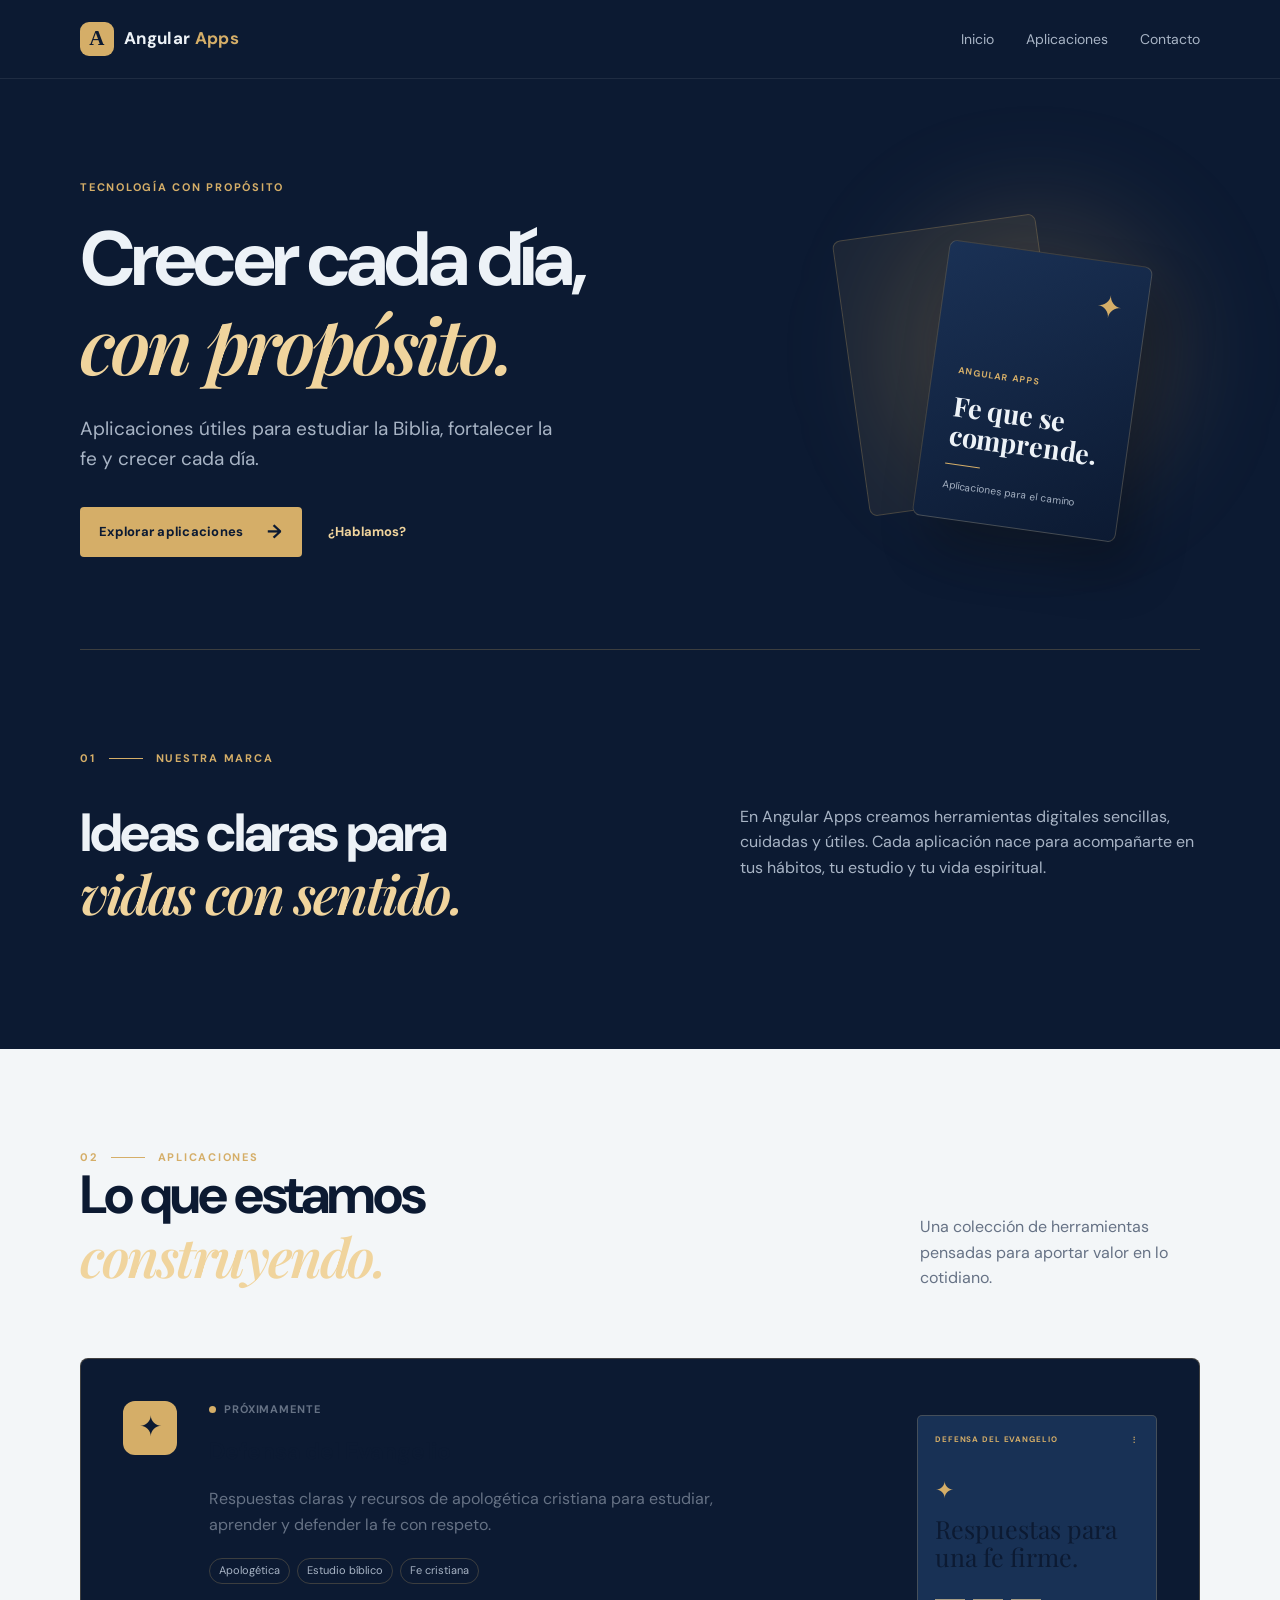
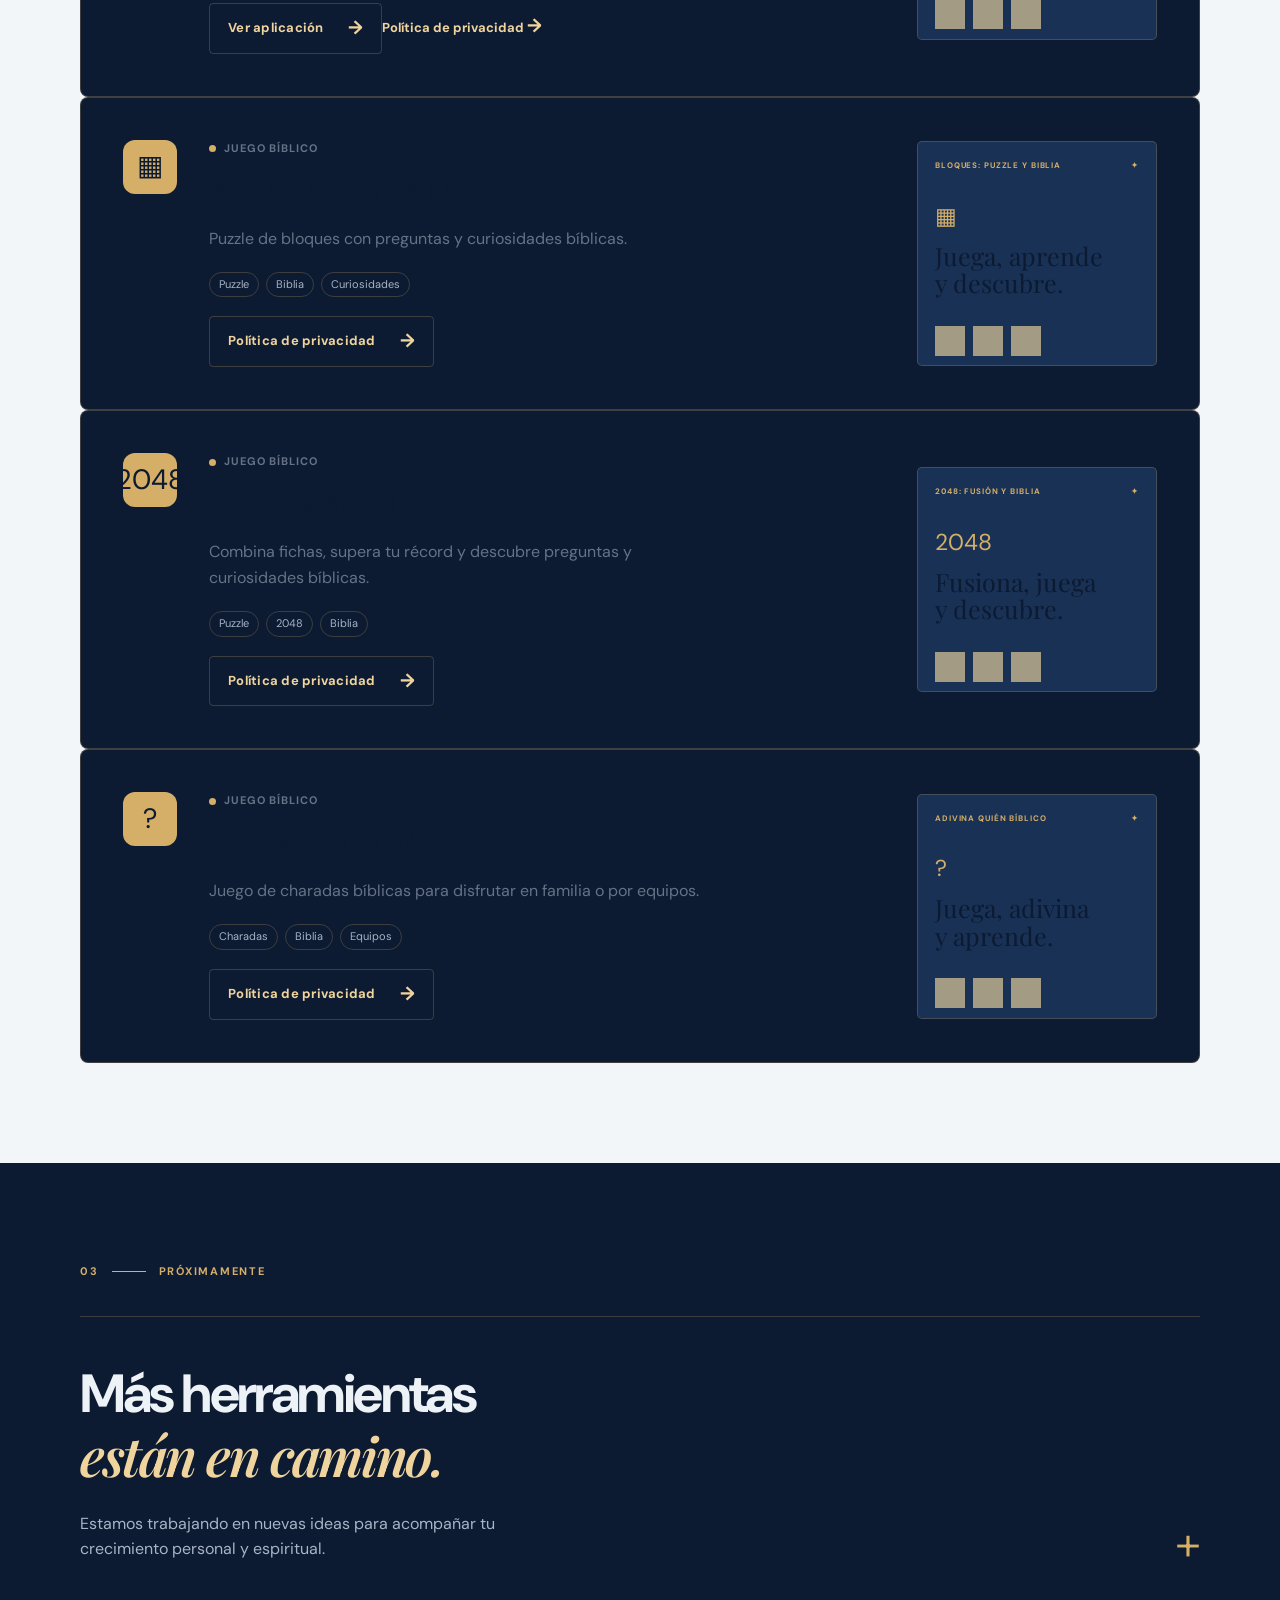
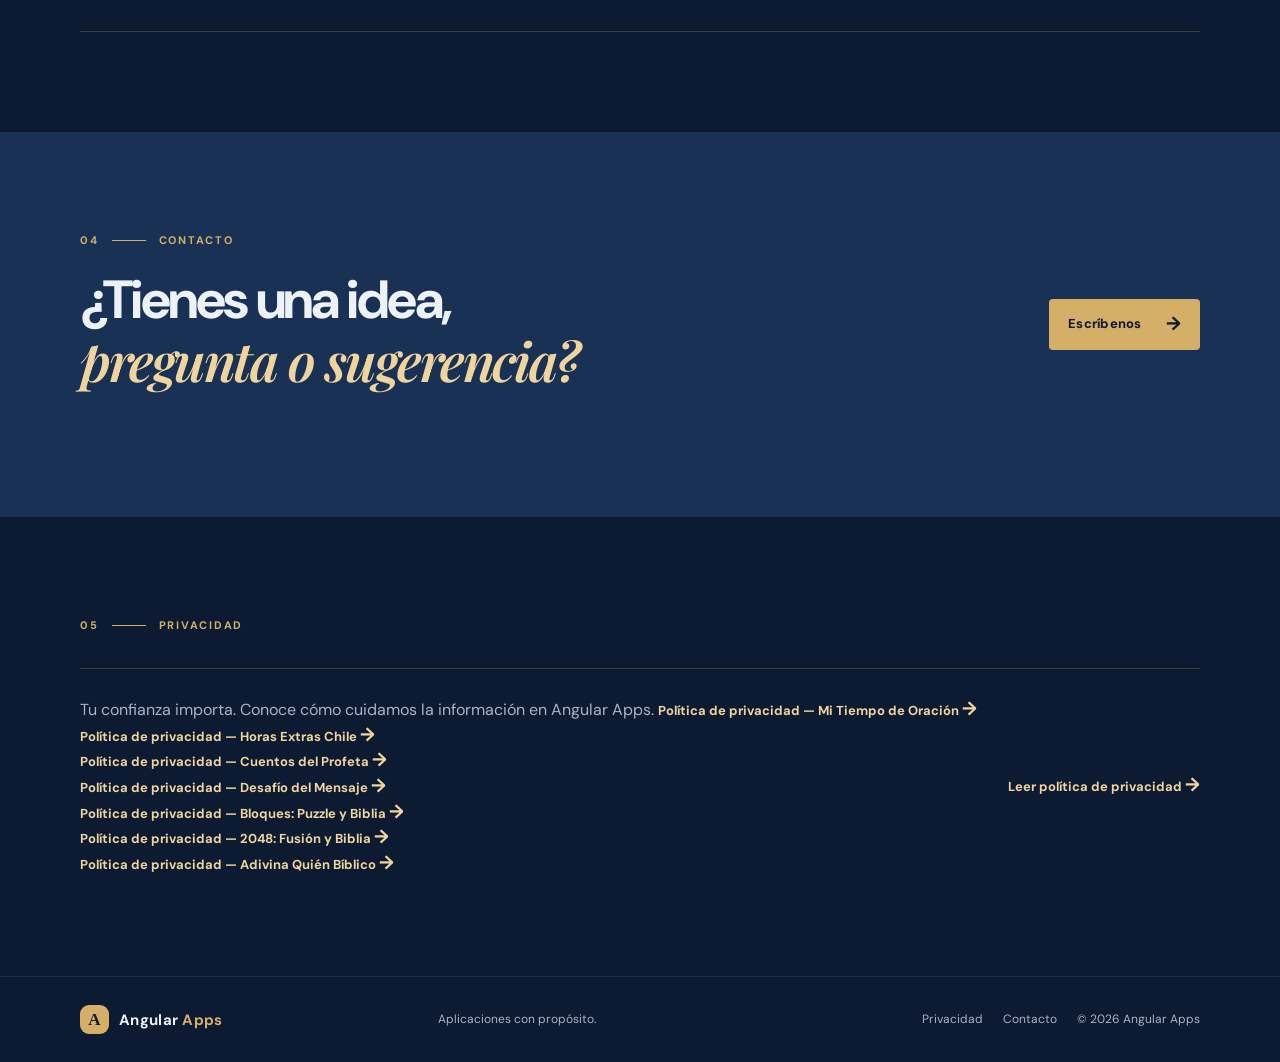
<file: index.html>
<!doctype html>
<html lang="es">
<head>
  <meta charset="utf-8">
  <meta name="viewport" content="width=device-width, initial-scale=1">
  <meta name="description" content="Angular Apps: aplicaciones útiles para estudiar la Biblia, fortalecer la fe y crecer cada día.">
  <title>Angular Apps | Aplicaciones que fortalecen tu fe</title>
  <link rel="icon" href="assets/logo/favicon.svg" type="image/svg+xml">
  <link rel="stylesheet" href="styles.css">
</head>
<body>
  <header class="site-header">
    <div class="container nav-wrap">
      <a class="brand" href="index.html" aria-label="Angular Apps, inicio"><span class="brand-mark">A</span><span>Angular <em>Apps</em></span></a>
      <button class="menu-toggle" type="button" aria-expanded="false" aria-controls="main-nav" aria-label="Abrir menú">☰</button>
      <nav id="main-nav" class="main-nav" aria-label="Navegación principal">
        <a href="index.html">Inicio</a><a href="apps/defensa-del-evangelio.html">Aplicaciones</a><a href="contacto.html">Contacto</a>
      </nav>
    </div>
  </header>

  <main>
    <section class="hero container">
      <div class="hero-copy">
        <p class="eyebrow">Tecnología con propósito</p>
        <h1>Crecer cada día,<br><span>con propósito.</span></h1>
        <p class="hero-lead">Aplicaciones útiles para estudiar la Biblia, fortalecer la fe y crecer cada día.</p>
        <div class="hero-actions"><a class="button button-primary" href="#aplicaciones">Explorar aplicaciones <span>→</span></a><a class="text-link" href="contacto.html">¿Hablamos?</a></div>
      </div>
      <div class="hero-art" aria-hidden="true"><div class="glow"></div><div class="hero-card card-back"></div><div class="hero-card card-front"><span class="mini-label">ANGULAR APPS</span><span class="cross">✦</span><strong>Fe que se<br>comprende.</strong><span class="card-line"></span><small>Aplicaciones para el camino</small></div></div>
    </section>

    <section class="intro section container" id="marca"><div class="section-kicker">01 <span></span> Nuestra marca</div><div class="intro-grid"><h2>Ideas claras para<br><span>vidas con sentido.</span></h2><p>En Angular Apps creamos herramientas digitales sencillas, cuidadas y útiles. Cada aplicación nace para acompañarte en tus hábitos, tu estudio y tu vida espiritual.</p></div></section>

    <section class="section section-tint" id="aplicaciones"><div class="container"><div class="section-heading"><div><div class="section-kicker">02 <span></span> Aplicaciones</div><h2>Lo que estamos<br><span>construyendo.</span></h2></div><p>Una colección de herramientas pensadas para aportar valor en lo cotidiano.</p></div>
      <article class="app-card"><div class="app-icon">✦</div><div class="app-content"><p class="status"><span></span> Próximamente</p><h3>Defensa del Evangelio</h3><p>Respuestas claras y recursos de apologética cristiana para estudiar, aprender y defender la fe con respeto.</p><div class="tag-list"><span>Apologética</span><span>Estudio bíblico</span><span>Fe cristiana</span></div><a class="button button-outline" href="apps/defensa-del-evangelio.html">Ver aplicación <span>→</span></a><a class="text-link" href="https://angularapps14.github.io/bastian-apps/privacidad-defensa-del-evangelio.html">Política de privacidad <span>→</span></a></div><div class="app-preview"><div class="preview-top">DEFENSA DEL EVANGELIO <b>⋮</b></div><div class="preview-star">✦</div><div class="preview-title">Respuestas para<br>una fe firme.</div><div class="preview-row"><i></i><i></i><i></i></div></div></article>
      <article class="app-card"><div class="app-icon">▦</div><div class="app-content"><p class="status"><span></span> Juego bíblico</p><h3>Bloques: Puzzle y Biblia</h3><p>Puzzle de bloques con preguntas y curiosidades bíblicas.</p><div class="tag-list"><span>Puzzle</span><span>Biblia</span><span>Curiosidades</span></div><a class="button button-outline" href="privacidad-bloques-puzzle-biblia.html">Política de privacidad <span>→</span></a></div><div class="app-preview" aria-hidden="true"><div class="preview-top">BLOQUES: PUZZLE Y BIBLIA <b>✦</b></div><div class="preview-star">▦</div><div class="preview-title">Juega, aprende<br>y descubre.</div><div class="preview-row"><i></i><i></i><i></i></div></div></article>
      <article class="app-card"><div class="app-icon">2048</div><div class="app-content"><p class="status"><span></span> Juego bíblico</p><h3>2048: Fusión y Biblia</h3><p>Combina fichas, supera tu récord y descubre preguntas y curiosidades bíblicas.</p><div class="tag-list"><span>Puzzle</span><span>2048</span><span>Biblia</span></div><a class="button button-outline" href="privacidad-2048-fusion-y-biblia.html">Política de privacidad <span>→</span></a></div><div class="app-preview" aria-hidden="true"><div class="preview-top">2048: FUSIÓN Y BIBLIA <b>✦</b></div><div class="preview-star">2048</div><div class="preview-title">Fusiona, juega<br>y descubre.</div><div class="preview-row"><i></i><i></i><i></i></div></div></article>
      <article class="app-card"><div class="app-icon">?</div><div class="app-content"><p class="status"><span></span> Juego bíblico</p><h3>Adivina Quién Bíblico</h3><p>Juego de charadas bíblicas para disfrutar en familia o por equipos.</p><div class="tag-list"><span>Charadas</span><span>Biblia</span><span>Equipos</span></div><a class="button button-outline" href="privacidad-adivina-quien-biblico.html">Política de privacidad <span>→</span></a></div><div class="app-preview" aria-hidden="true"><div class="preview-top">ADIVINA QUIÉN BÍBLICO <b>✦</b></div><div class="preview-star">?</div><div class="preview-title">Juega, adivina<br>y aprende.</div><div class="preview-row"><i></i><i></i><i></i></div></div></article>
    </div></section>

    <section class="section container coming"><div class="section-kicker">03 <span></span> Próximamente</div><div class="coming-card"><div><h2>Más herramientas<br><span>están en camino.</span></h2><p>Estamos trabajando en nuevas ideas para acompañar tu crecimiento personal y espiritual.</p></div><span class="coming-symbol">+</span></div></section>

    <section class="cta section" id="contacto"><div class="container cta-inner"><div><div class="section-kicker">04 <span></span> Contacto</div><h2>¿Tienes una idea,<br><span>pregunta o sugerencia?</span></h2></div><a class="button button-primary" href="contacto.html">Escríbenos <span>→</span></a></div></section>
    <section class="privacy-note section container"><div class="section-kicker">05 <span></span> Privacidad</div><div class="privacy-row"><p>Tu confianza importa. Conoce cómo cuidamos la información en Angular Apps. <a class="text-link" href="privacidad-mi-tiempo-de-oracion.html">Política de privacidad — Mi Tiempo de Oración <span>→</span></a><br><a class="text-link" href="privacidad-horas-extras-chile.html">Política de privacidad — Horas Extras Chile <span>→</span></a><br><a class="text-link" href="privacidad-cuentos-del-profeta.html">Política de privacidad — Cuentos del Profeta <span>→</span></a><br><a class="text-link" href="privacidad-desafio-del-mensaje.html">Política de privacidad — Desafío del Mensaje <span>→</span></a><br><a class="text-link" href="privacidad-bloques-puzzle-biblia.html">Política de privacidad — Bloques: Puzzle y Biblia <span>→</span></a><br><a class="text-link" href="privacidad-2048-fusion-y-biblia.html">Política de privacidad — 2048: Fusión y Biblia <span>→</span></a><br><a class="text-link" href="privacidad-adivina-quien-biblico.html">Política de privacidad — Adivina Quién Bíblico <span>→</span></a></p><a class="text-link" href="privacidad.html">Leer política de privacidad <span>→</span></a></div></section>
  </main>
  <footer class="site-footer"><div class="container footer-wrap"><a class="brand" href="index.html"><span class="brand-mark">A</span><span>Angular <em>Apps</em></span></a><p>Aplicaciones con propósito.</p><div><a href="privacidad.html">Privacidad</a><a href="contacto.html">Contacto</a><small>© 2026 Angular Apps</small></div></div></footer>
  <script src="script.js"></script>
</body>
</html>
</file>
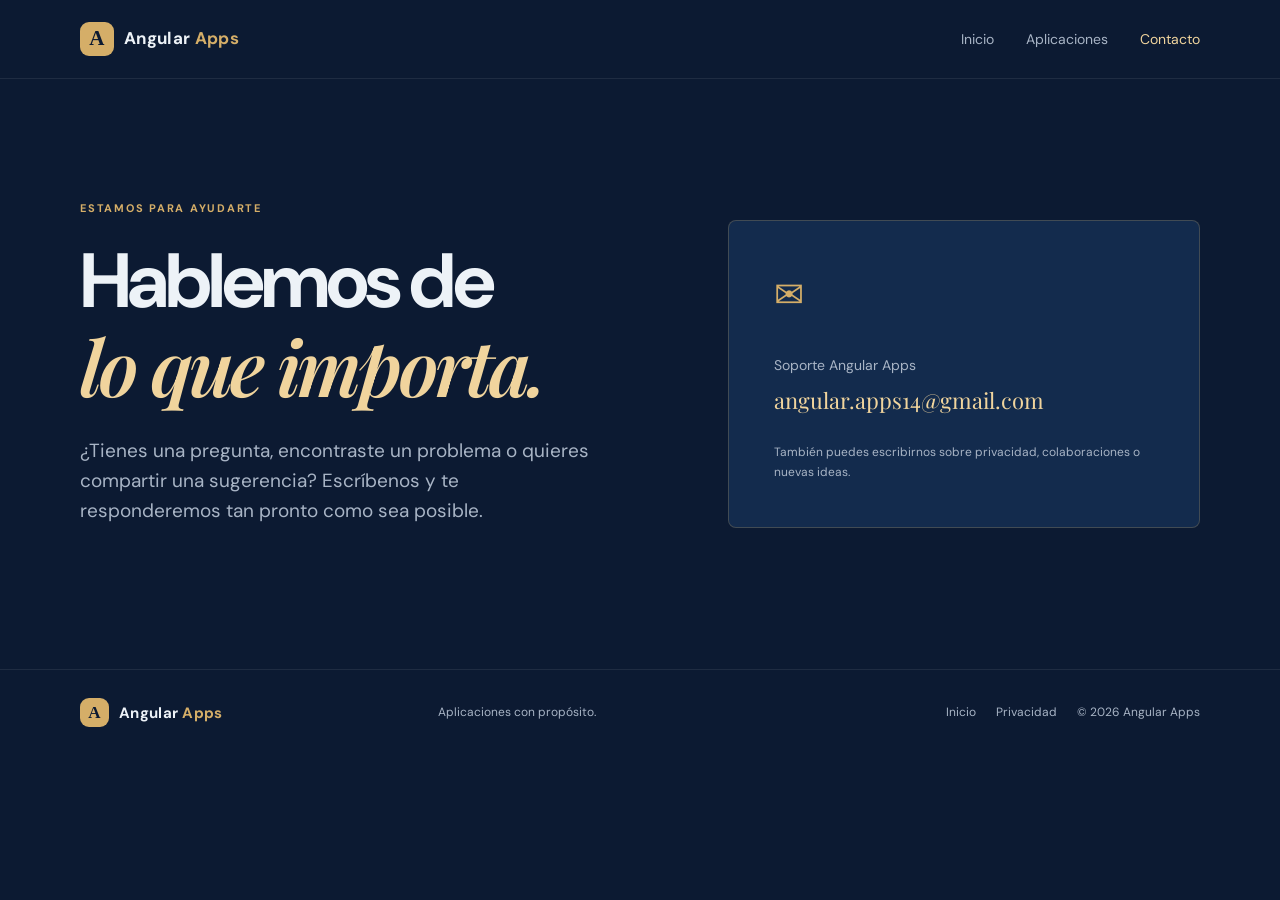
<file: contacto.html>
<!doctype html>
<html lang="es">
<head><meta charset="utf-8"><meta name="viewport" content="width=device-width, initial-scale=1"><meta name="description" content="Contacto y soporte de Angular Apps."><title>Contacto | Angular Apps</title><link rel="icon" href="assets/logo/favicon.svg" type="image/svg+xml"><link rel="stylesheet" href="styles.css"></head>
<body><header class="site-header"><div class="container nav-wrap"><a class="brand" href="index.html"><span class="brand-mark">A</span><span>Angular <em>Apps</em></span></a><button class="menu-toggle" type="button" aria-expanded="false" aria-controls="main-nav" aria-label="Abrir menú">☰</button><nav id="main-nav" class="main-nav" aria-label="Navegación principal"><a href="index.html">Inicio</a><a href="apps/defensa-del-evangelio.html">Aplicaciones</a><a class="active" href="contacto.html">Contacto</a></nav></div></header><main><section class="contact-hero container"><div><p class="eyebrow">Estamos para ayudarte</p><h1>Hablemos de<br><span>lo que importa.</span></h1><p class="hero-lead">¿Tienes una pregunta, encontraste un problema o quieres compartir una sugerencia? Escríbenos y te responderemos tan pronto como sea posible.</p></div><div class="contact-card"><span class="contact-icon">✉</span><p>Soporte Angular Apps</p><a href="mailto:angular.apps14@gmail.com">angular.apps14@gmail.com</a><small>También puedes escribirnos sobre privacidad, colaboraciones o nuevas ideas.</small></div></section></main><footer class="site-footer"><div class="container footer-wrap"><a class="brand" href="index.html"><span class="brand-mark">A</span><span>Angular <em>Apps</em></span></a><p>Aplicaciones con propósito.</p><div><a href="index.html">Inicio</a><a href="privacidad.html">Privacidad</a><small>© 2026 Angular Apps</small></div></div></footer><script src="script.js"></script></body></html>
</file>
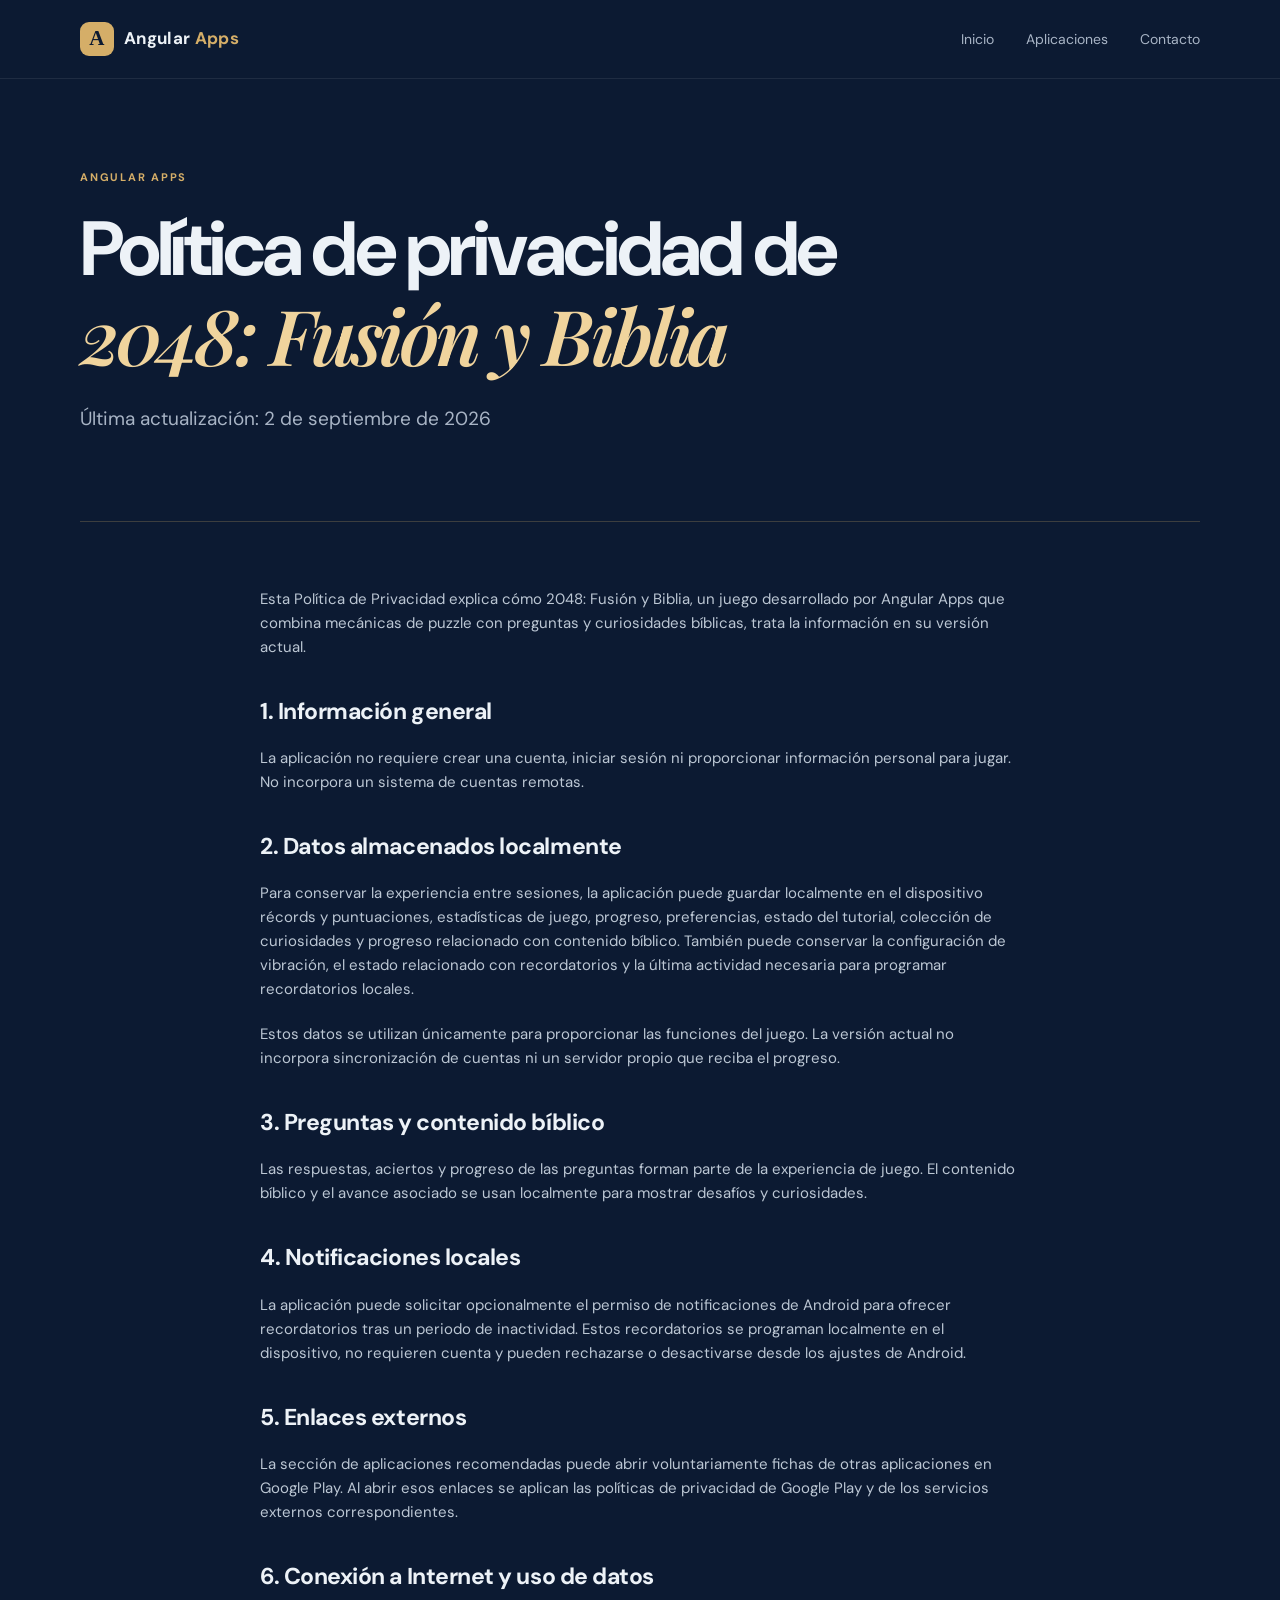
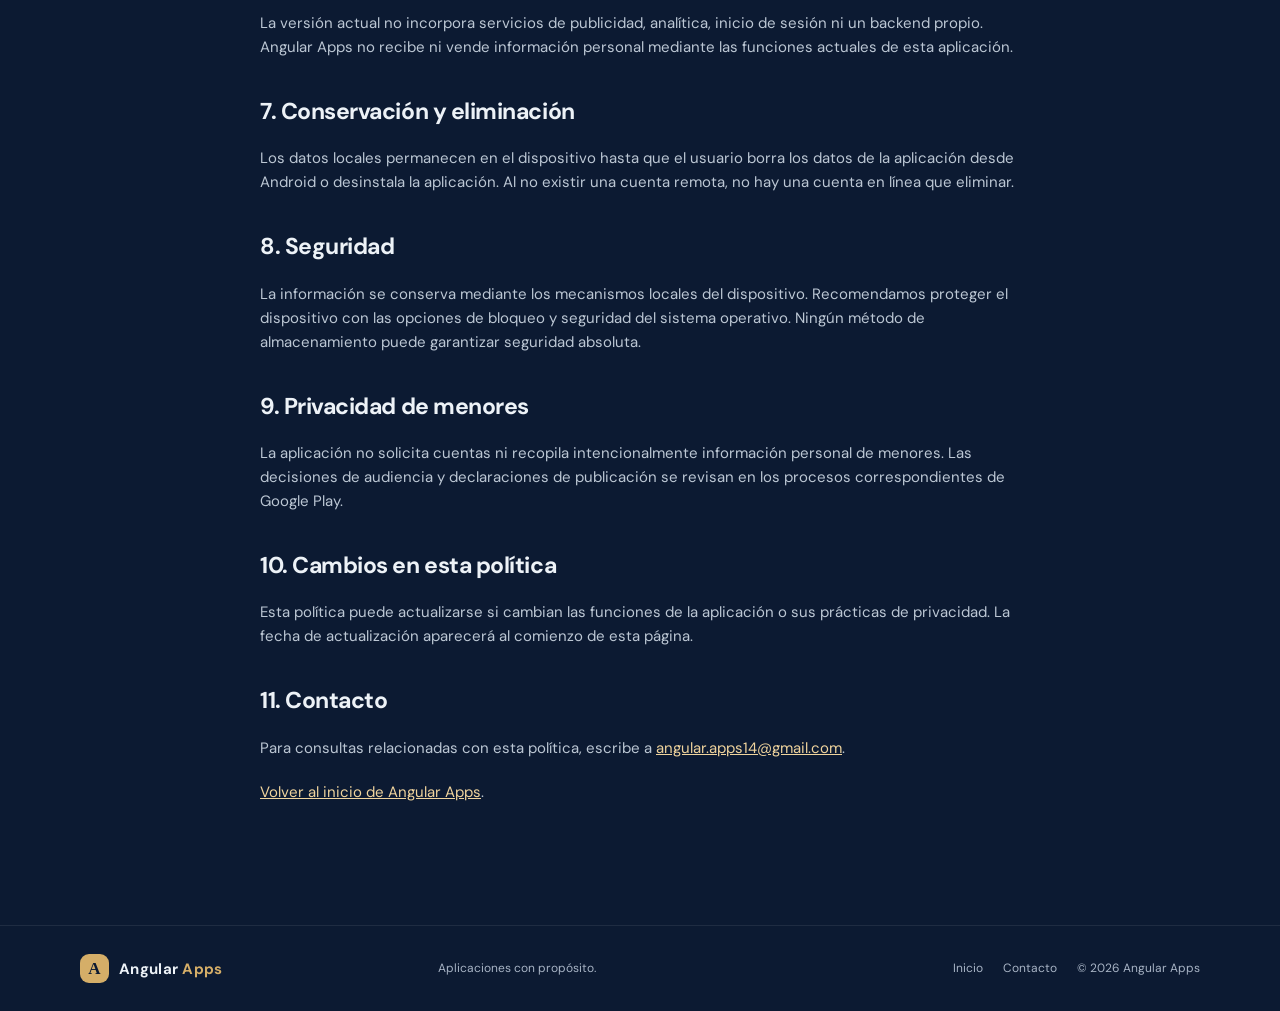
<file: privacidad-2048-fusion-y-biblia.html>
<!doctype html>
<html lang="es">
<head>
  <meta charset="utf-8">
  <meta name="viewport" content="width=device-width, initial-scale=1">
  <meta name="description" content="Política de privacidad de 2048: Fusión y Biblia, publicada por Angular Apps.">
  <title>Política de privacidad de 2048: Fusión y Biblia | Angular Apps</title>
  <link rel="canonical" href="https://angularapps14.github.io/bastian-apps/privacidad-2048-fusion-y-biblia.html">
  <link rel="icon" href="assets/logo/favicon.svg" type="image/svg+xml">
  <link rel="stylesheet" href="styles.css">
</head>
<body>
  <header class="site-header"><div class="container nav-wrap"><a class="brand" href="index.html" aria-label="Angular Apps, inicio"><span class="brand-mark">A</span><span>Angular <em>Apps</em></span></a><button class="menu-toggle" type="button" aria-expanded="false" aria-controls="main-nav" aria-label="Abrir menú">☰</button><nav id="main-nav" class="main-nav" aria-label="Navegación principal"><a href="index.html">Inicio</a><a href="apps/defensa-del-evangelio.html">Aplicaciones</a><a href="contacto.html">Contacto</a></nav></div></header>
  <main>
    <section class="legal-hero container"><p class="eyebrow">Angular Apps</p><h1>Política de privacidad de<br><span>2048: Fusión y Biblia</span></h1><p class="hero-lead">Última actualización: 2 de septiembre de 2026</p></section>
    <article class="legal-content container">
      <p>Esta Política de Privacidad explica cómo 2048: Fusión y Biblia, un juego desarrollado por Angular Apps que combina mecánicas de puzzle con preguntas y curiosidades bíblicas, trata la información en su versión actual.</p>
      <h2>1. Información general</h2>
      <p>La aplicación no requiere crear una cuenta, iniciar sesión ni proporcionar información personal para jugar. No incorpora un sistema de cuentas remotas.</p>
      <h2>2. Datos almacenados localmente</h2>
      <p>Para conservar la experiencia entre sesiones, la aplicación puede guardar localmente en el dispositivo récords y puntuaciones, estadísticas de juego, progreso, preferencias, estado del tutorial, colección de curiosidades y progreso relacionado con contenido bíblico. También puede conservar la configuración de vibración, el estado relacionado con recordatorios y la última actividad necesaria para programar recordatorios locales.</p>
      <p>Estos datos se utilizan únicamente para proporcionar las funciones del juego. La versión actual no incorpora sincronización de cuentas ni un servidor propio que reciba el progreso.</p>
      <h2>3. Preguntas y contenido bíblico</h2>
      <p>Las respuestas, aciertos y progreso de las preguntas forman parte de la experiencia de juego. El contenido bíblico y el avance asociado se usan localmente para mostrar desafíos y curiosidades.</p>
      <h2>4. Notificaciones locales</h2>
      <p>La aplicación puede solicitar opcionalmente el permiso de notificaciones de Android para ofrecer recordatorios tras un periodo de inactividad. Estos recordatorios se programan localmente en el dispositivo, no requieren cuenta y pueden rechazarse o desactivarse desde los ajustes de Android.</p>
      <h2>5. Enlaces externos</h2>
      <p>La sección de aplicaciones recomendadas puede abrir voluntariamente fichas de otras aplicaciones en Google Play. Al abrir esos enlaces se aplican las políticas de privacidad de Google Play y de los servicios externos correspondientes.</p>
      <h2>6. Conexión a Internet y uso de datos</h2>
      <p>La versión actual no incorpora servicios de publicidad, analítica, inicio de sesión ni un backend propio. Angular Apps no recibe ni vende información personal mediante las funciones actuales de esta aplicación.</p>
      <h2>7. Conservación y eliminación</h2>
      <p>Los datos locales permanecen en el dispositivo hasta que el usuario borra los datos de la aplicación desde Android o desinstala la aplicación. Al no existir una cuenta remota, no hay una cuenta en línea que eliminar.</p>
      <h2>8. Seguridad</h2>
      <p>La información se conserva mediante los mecanismos locales del dispositivo. Recomendamos proteger el dispositivo con las opciones de bloqueo y seguridad del sistema operativo. Ningún método de almacenamiento puede garantizar seguridad absoluta.</p>
      <h2>9. Privacidad de menores</h2>
      <p>La aplicación no solicita cuentas ni recopila intencionalmente información personal de menores. Las decisiones de audiencia y declaraciones de publicación se revisan en los procesos correspondientes de Google Play.</p>
      <h2>10. Cambios en esta política</h2>
      <p>Esta política puede actualizarse si cambian las funciones de la aplicación o sus prácticas de privacidad. La fecha de actualización aparecerá al comienzo de esta página.</p>
      <h2>11. Contacto</h2>
      <p>Para consultas relacionadas con esta política, escribe a <a href="mailto:angular.apps14@gmail.com">angular.apps14@gmail.com</a>.</p>
      <p><a href="index.html">Volver al inicio de Angular Apps</a>.</p>
    </article>
  </main>
  <footer class="site-footer"><div class="container footer-wrap"><a class="brand" href="index.html"><span class="brand-mark">A</span><span>Angular <em>Apps</em></span></a><p>Aplicaciones con propósito.</p><div><a href="index.html">Inicio</a><a href="contacto.html">Contacto</a><small>© 2026 Angular Apps</small></div></div></footer><script src="script.js"></script>
</body>
</html>
</file>
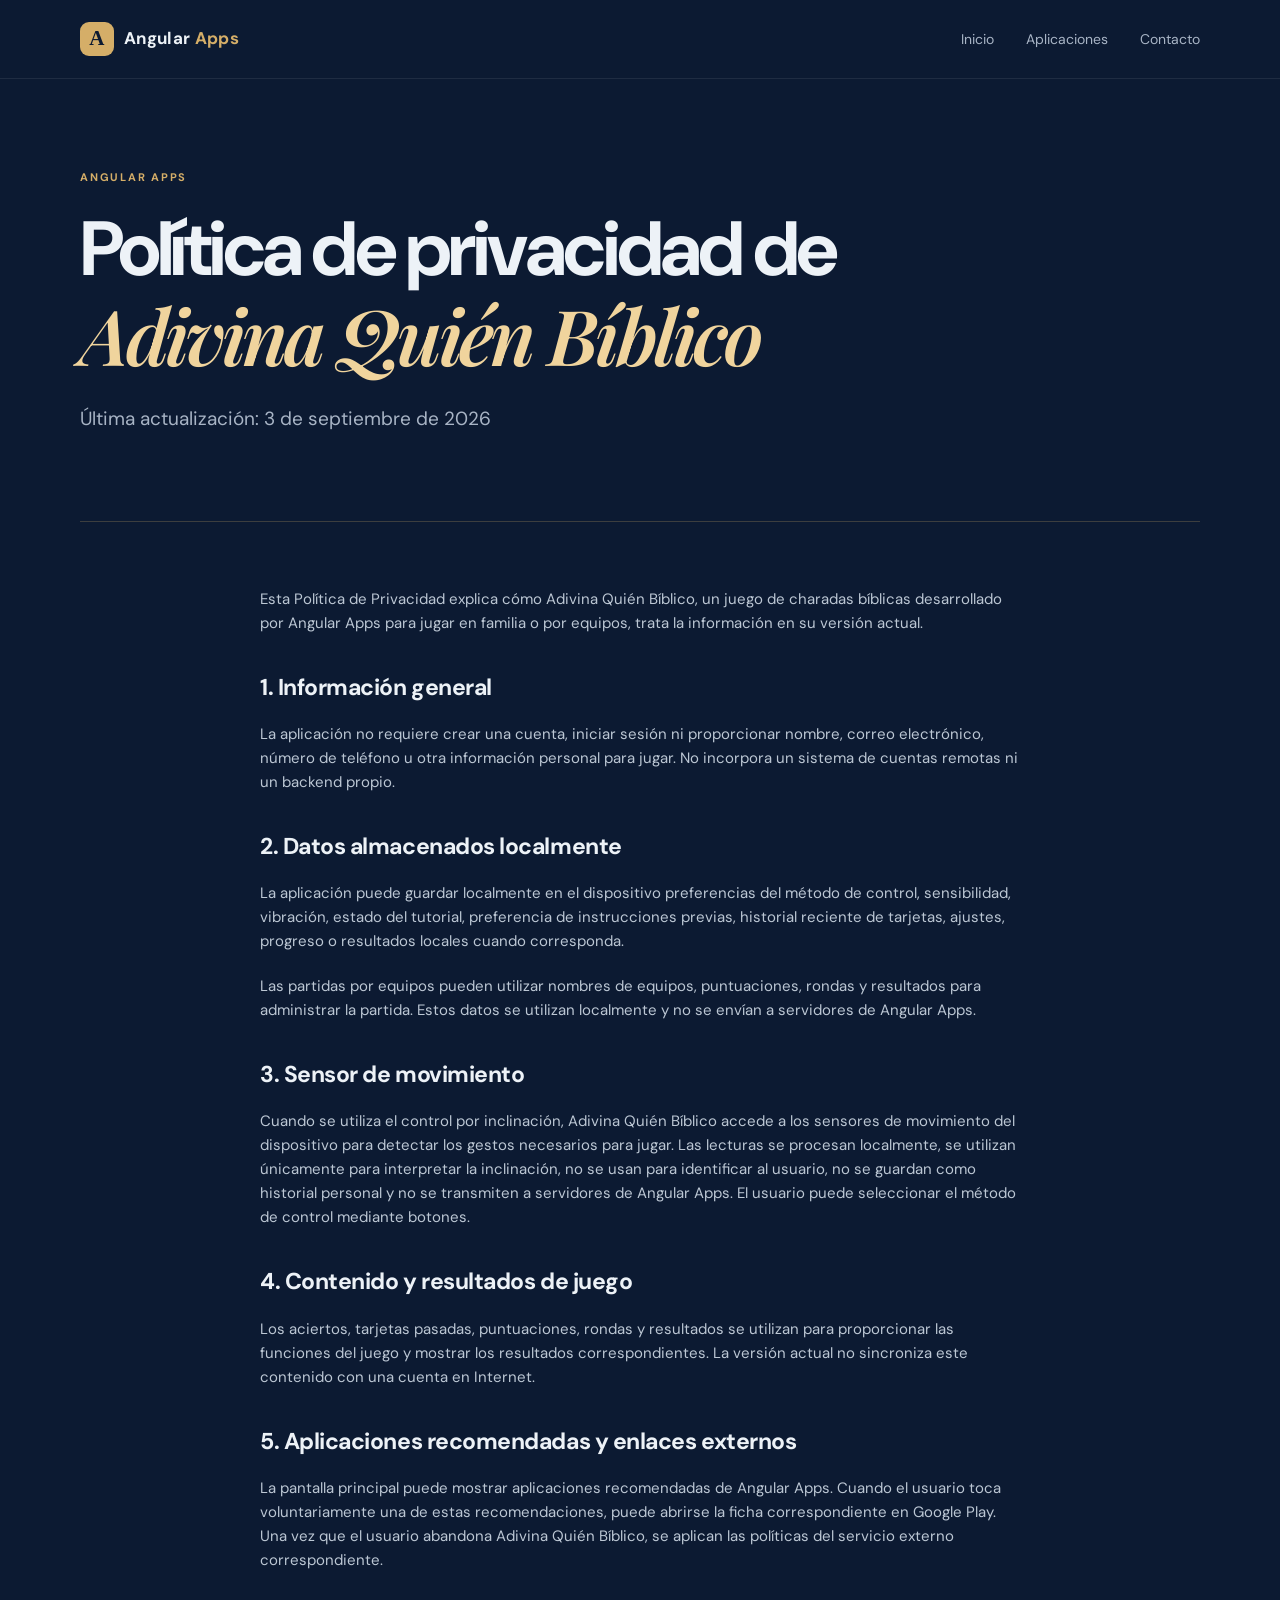
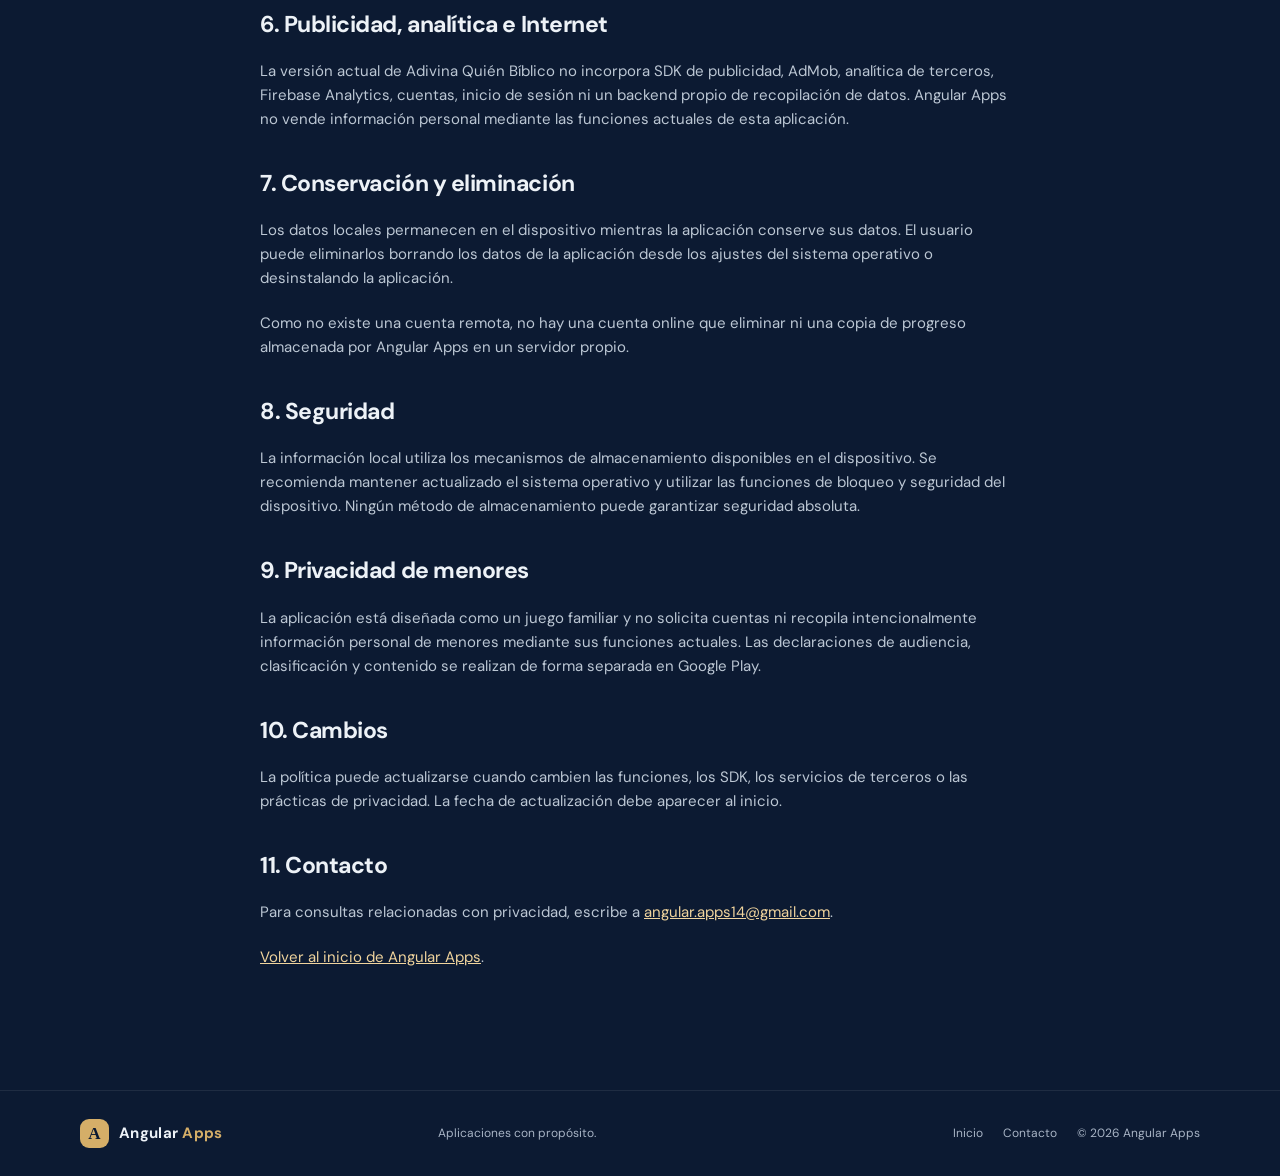
<file: privacidad-adivina-quien-biblico.html>
<!doctype html>
<html lang="es">
<head>
  <meta charset="utf-8">
  <meta name="viewport" content="width=device-width, initial-scale=1">
  <meta name="description" content="Política de privacidad de Adivina Quién Bíblico, publicada por Angular Apps.">
  <title>Política de privacidad de Adivina Quién Bíblico | Angular Apps</title>
  <link rel="canonical" href="https://angularapps14.github.io/bastian-apps/privacidad-adivina-quien-biblico.html">
  <link rel="icon" href="assets/logo/favicon.svg" type="image/svg+xml">
  <link rel="stylesheet" href="styles.css">
</head>
<body>
  <header class="site-header"><div class="container nav-wrap"><a class="brand" href="index.html" aria-label="Angular Apps, inicio"><span class="brand-mark">A</span><span>Angular <em>Apps</em></span></a><button class="menu-toggle" type="button" aria-expanded="false" aria-controls="main-nav" aria-label="Abrir menú">☰</button><nav id="main-nav" class="main-nav" aria-label="Navegación principal"><a href="index.html">Inicio</a><a href="apps/defensa-del-evangelio.html">Aplicaciones</a><a href="contacto.html">Contacto</a></nav></div></header>
  <main>
    <section class="legal-hero container"><p class="eyebrow">Angular Apps</p><h1>Política de privacidad de<br><span>Adivina Quién Bíblico</span></h1><p class="hero-lead">Última actualización: 3 de septiembre de 2026</p></section>
    <article class="legal-content container">
      <p>Esta Política de Privacidad explica cómo Adivina Quién Bíblico, un juego de charadas bíblicas desarrollado por Angular Apps para jugar en familia o por equipos, trata la información en su versión actual.</p>
      <h2>1. Información general</h2>
      <p>La aplicación no requiere crear una cuenta, iniciar sesión ni proporcionar nombre, correo electrónico, número de teléfono u otra información personal para jugar. No incorpora un sistema de cuentas remotas ni un backend propio.</p>
      <h2>2. Datos almacenados localmente</h2>
      <p>La aplicación puede guardar localmente en el dispositivo preferencias del método de control, sensibilidad, vibración, estado del tutorial, preferencia de instrucciones previas, historial reciente de tarjetas, ajustes, progreso o resultados locales cuando corresponda.</p>
      <p>Las partidas por equipos pueden utilizar nombres de equipos, puntuaciones, rondas y resultados para administrar la partida. Estos datos se utilizan localmente y no se envían a servidores de Angular Apps.</p>
      <h2>3. Sensor de movimiento</h2>
      <p>Cuando se utiliza el control por inclinación, Adivina Quién Bíblico accede a los sensores de movimiento del dispositivo para detectar los gestos necesarios para jugar. Las lecturas se procesan localmente, se utilizan únicamente para interpretar la inclinación, no se usan para identificar al usuario, no se guardan como historial personal y no se transmiten a servidores de Angular Apps. El usuario puede seleccionar el método de control mediante botones.</p>
      <h2>4. Contenido y resultados de juego</h2>
      <p>Los aciertos, tarjetas pasadas, puntuaciones, rondas y resultados se utilizan para proporcionar las funciones del juego y mostrar los resultados correspondientes. La versión actual no sincroniza este contenido con una cuenta en Internet.</p>
      <h2>5. Aplicaciones recomendadas y enlaces externos</h2>
      <p>La pantalla principal puede mostrar aplicaciones recomendadas de Angular Apps. Cuando el usuario toca voluntariamente una de estas recomendaciones, puede abrirse la ficha correspondiente en Google Play. Una vez que el usuario abandona Adivina Quién Bíblico, se aplican las políticas del servicio externo correspondiente.</p>
      <h2>6. Publicidad, analítica e Internet</h2>
      <p>La versión actual de Adivina Quién Bíblico no incorpora SDK de publicidad, AdMob, analítica de terceros, Firebase Analytics, cuentas, inicio de sesión ni un backend propio de recopilación de datos. Angular Apps no vende información personal mediante las funciones actuales de esta aplicación.</p>
      <h2>7. Conservación y eliminación</h2>
      <p>Los datos locales permanecen en el dispositivo mientras la aplicación conserve sus datos. El usuario puede eliminarlos borrando los datos de la aplicación desde los ajustes del sistema operativo o desinstalando la aplicación.</p>
      <p>Como no existe una cuenta remota, no hay una cuenta online que eliminar ni una copia de progreso almacenada por Angular Apps en un servidor propio.</p>
      <h2>8. Seguridad</h2>
      <p>La información local utiliza los mecanismos de almacenamiento disponibles en el dispositivo. Se recomienda mantener actualizado el sistema operativo y utilizar las funciones de bloqueo y seguridad del dispositivo. Ningún método de almacenamiento puede garantizar seguridad absoluta.</p>
      <h2>9. Privacidad de menores</h2>
      <p>La aplicación está diseñada como un juego familiar y no solicita cuentas ni recopila intencionalmente información personal de menores mediante sus funciones actuales. Las declaraciones de audiencia, clasificación y contenido se realizan de forma separada en Google Play.</p>
      <h2>10. Cambios</h2>
      <p>La política puede actualizarse cuando cambien las funciones, los SDK, los servicios de terceros o las prácticas de privacidad. La fecha de actualización debe aparecer al inicio.</p>
      <h2>11. Contacto</h2>
      <p>Para consultas relacionadas con privacidad, escribe a <a href="mailto:angular.apps14@gmail.com">angular.apps14@gmail.com</a>.</p>
      <p><a href="index.html">Volver al inicio de Angular Apps</a>.</p>
    </article>
  </main>
  <footer class="site-footer"><div class="container footer-wrap"><a class="brand" href="index.html"><span class="brand-mark">A</span><span>Angular <em>Apps</em></span></a><p>Aplicaciones con propósito.</p><div><a href="index.html">Inicio</a><a href="contacto.html">Contacto</a><small>© 2026 Angular Apps</small></div></div></footer><script src="script.js"></script>
</body>
</html>
</file>
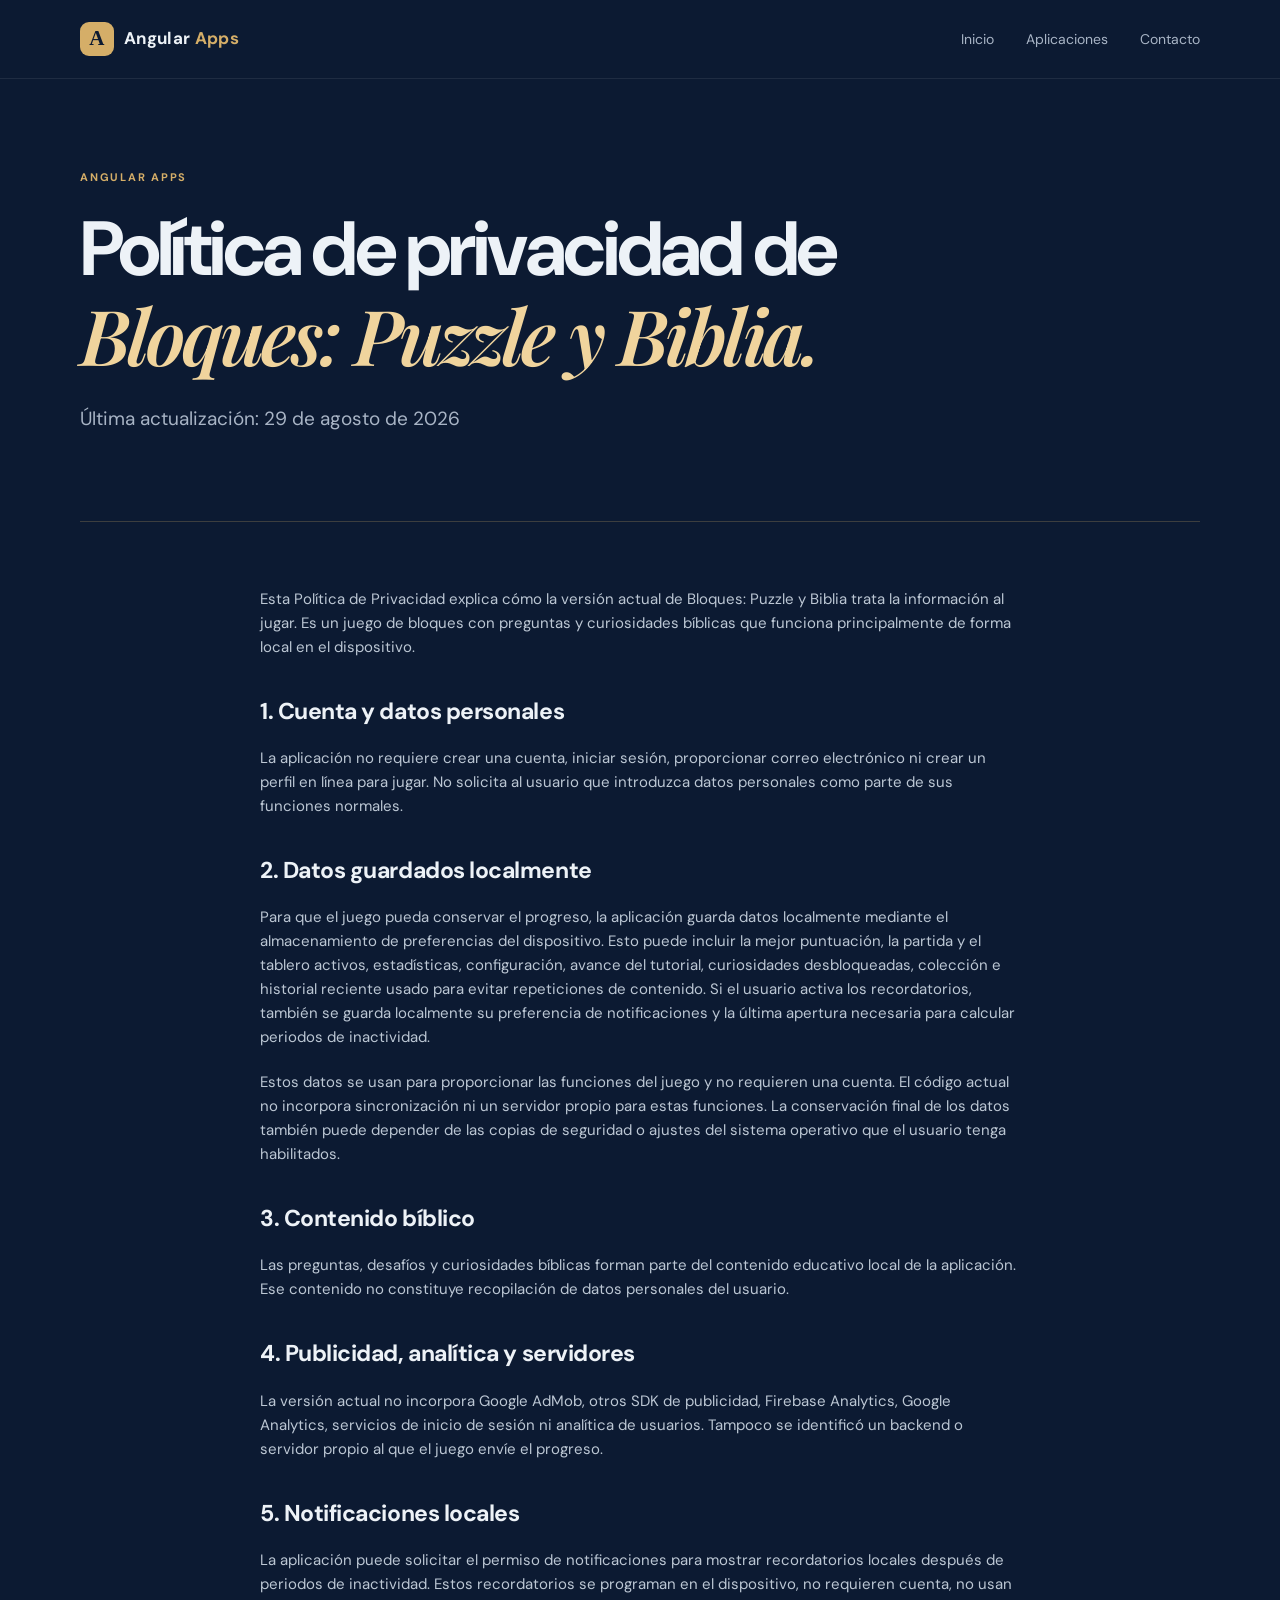
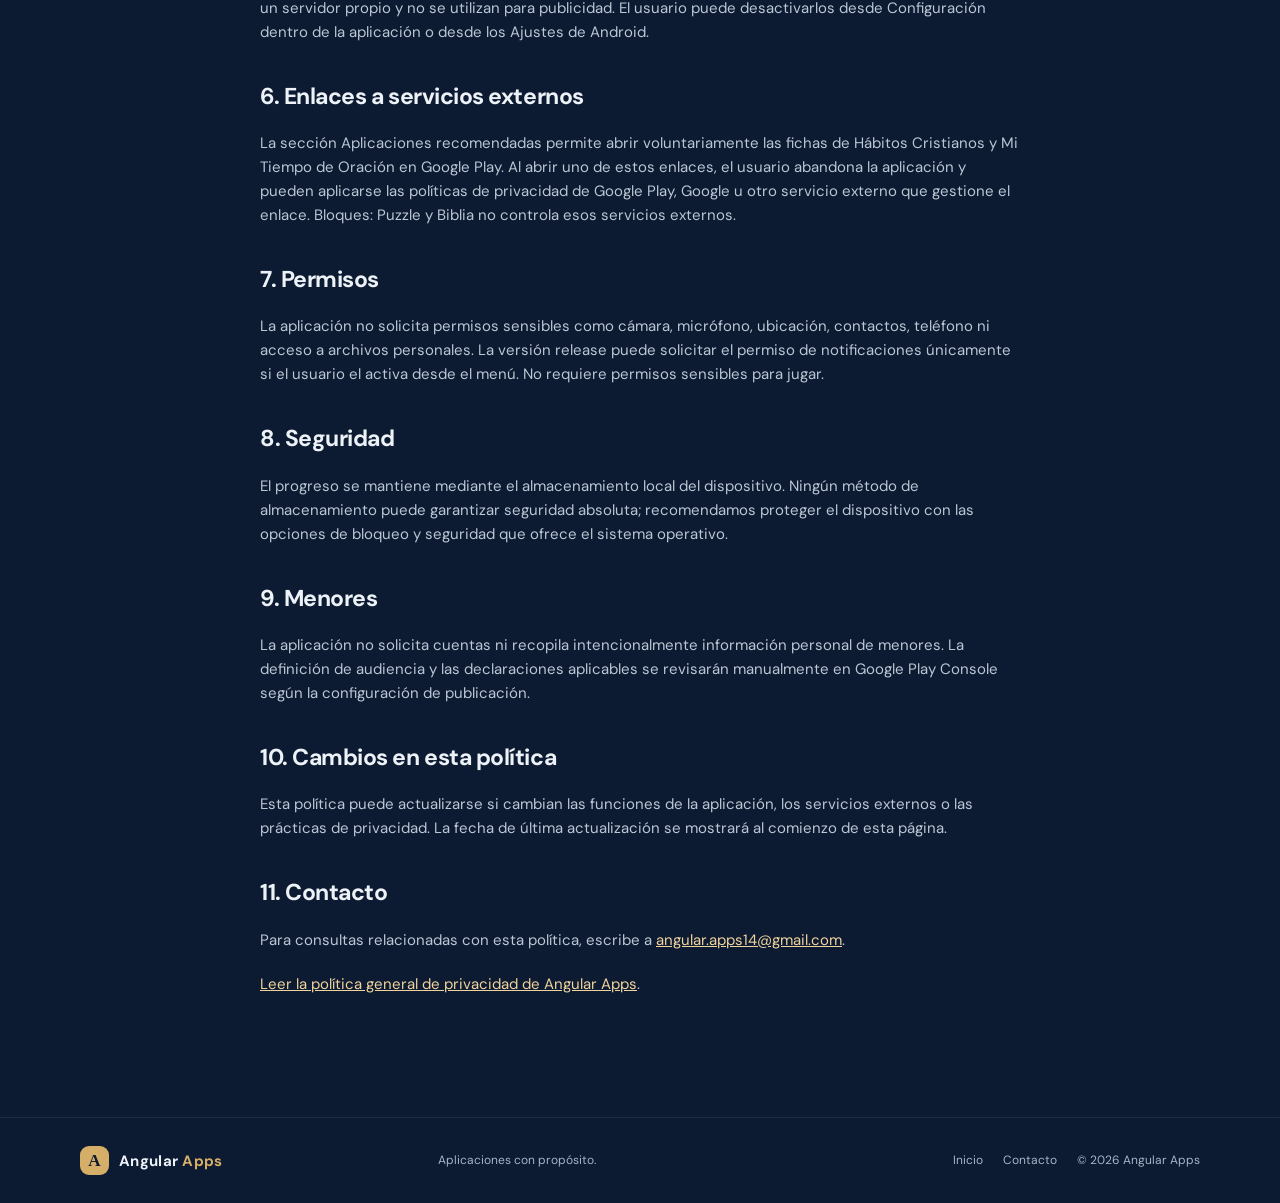
<file: privacidad-bloques-puzzle-biblia.html>
<!doctype html>
<html lang="es">
<head>
  <meta charset="utf-8">
  <meta name="viewport" content="width=device-width, initial-scale=1">
  <meta name="description" content="Política de privacidad de Bloques: Puzzle y Biblia, publicada por Angular Apps.">
  <title>Política de Privacidad - Bloques: Puzzle y Biblia | Angular Apps</title>
  <link rel="canonical" href="https://angularapps14.github.io/bastian-apps/privacidad-bloques-puzzle-biblia.html">
  <link rel="icon" href="assets/logo/favicon.svg" type="image/svg+xml">
  <link rel="stylesheet" href="styles.css">
</head>
<body>
  <header class="site-header"><div class="container nav-wrap"><a class="brand" href="index.html" aria-label="Angular Apps, inicio"><span class="brand-mark">A</span><span>Angular <em>Apps</em></span></a><button class="menu-toggle" type="button" aria-expanded="false" aria-controls="main-nav" aria-label="Abrir menú">☰</button><nav id="main-nav" class="main-nav" aria-label="Navegación principal"><a href="index.html">Inicio</a><a href="apps/defensa-del-evangelio.html">Aplicaciones</a><a href="contacto.html">Contacto</a></nav></div></header>
  <main>
    <section class="legal-hero container"><p class="eyebrow">Angular Apps</p><h1>Política de privacidad de<br><span>Bloques: Puzzle y Biblia.</span></h1><p class="hero-lead">Última actualización: 29 de agosto de 2026</p></section>
    <article class="legal-content container">
      <p>Esta Política de Privacidad explica cómo la versión actual de Bloques: Puzzle y Biblia trata la información al jugar. Es un juego de bloques con preguntas y curiosidades bíblicas que funciona principalmente de forma local en el dispositivo.</p>

      <h2>1. Cuenta y datos personales</h2>
      <p>La aplicación no requiere crear una cuenta, iniciar sesión, proporcionar correo electrónico ni crear un perfil en línea para jugar. No solicita al usuario que introduzca datos personales como parte de sus funciones normales.</p>

      <h2>2. Datos guardados localmente</h2>
      <p>Para que el juego pueda conservar el progreso, la aplicación guarda datos localmente mediante el almacenamiento de preferencias del dispositivo. Esto puede incluir la mejor puntuación, la partida y el tablero activos, estadísticas, configuración, avance del tutorial, curiosidades desbloqueadas, colección e historial reciente usado para evitar repeticiones de contenido. Si el usuario activa los recordatorios, también se guarda localmente su preferencia de notificaciones y la última apertura necesaria para calcular periodos de inactividad.</p>
      <p>Estos datos se usan para proporcionar las funciones del juego y no requieren una cuenta. El código actual no incorpora sincronización ni un servidor propio para estas funciones. La conservación final de los datos también puede depender de las copias de seguridad o ajustes del sistema operativo que el usuario tenga habilitados.</p>

      <h2>3. Contenido bíblico</h2>
      <p>Las preguntas, desafíos y curiosidades bíblicas forman parte del contenido educativo local de la aplicación. Ese contenido no constituye recopilación de datos personales del usuario.</p>

      <h2>4. Publicidad, analítica y servidores</h2>
      <p>La versión actual no incorpora Google AdMob, otros SDK de publicidad, Firebase Analytics, Google Analytics, servicios de inicio de sesión ni analítica de usuarios. Tampoco se identificó un backend o servidor propio al que el juego envíe el progreso.</p>

      <h2>5. Notificaciones locales</h2>
      <p>La aplicación puede solicitar el permiso de notificaciones para mostrar recordatorios locales después de periodos de inactividad. Estos recordatorios se programan en el dispositivo, no requieren cuenta, no usan un servidor propio y no se utilizan para publicidad. El usuario puede desactivarlos desde Configuración dentro de la aplicación o desde los Ajustes de Android.</p>

      <h2>6. Enlaces a servicios externos</h2>
      <p>La sección Aplicaciones recomendadas permite abrir voluntariamente las fichas de Hábitos Cristianos y Mi Tiempo de Oración en Google Play. Al abrir uno de estos enlaces, el usuario abandona la aplicación y pueden aplicarse las políticas de privacidad de Google Play, Google u otro servicio externo que gestione el enlace. Bloques: Puzzle y Biblia no controla esos servicios externos.</p>

      <h2>7. Permisos</h2>
      <p>La aplicación no solicita permisos sensibles como cámara, micrófono, ubicación, contactos, teléfono ni acceso a archivos personales. La versión release puede solicitar el permiso de notificaciones únicamente si el usuario el activa desde el menú. No requiere permisos sensibles para jugar.</p>

      <h2>8. Seguridad</h2>
      <p>El progreso se mantiene mediante el almacenamiento local del dispositivo. Ningún método de almacenamiento puede garantizar seguridad absoluta; recomendamos proteger el dispositivo con las opciones de bloqueo y seguridad que ofrece el sistema operativo.</p>

      <h2>9. Menores</h2>
      <p>La aplicación no solicita cuentas ni recopila intencionalmente información personal de menores. La definición de audiencia y las declaraciones aplicables se revisarán manualmente en Google Play Console según la configuración de publicación.</p>

      <h2>10. Cambios en esta política</h2>
      <p>Esta política puede actualizarse si cambian las funciones de la aplicación, los servicios externos o las prácticas de privacidad. La fecha de última actualización se mostrará al comienzo de esta página.</p>

      <h2>11. Contacto</h2>
      <p>Para consultas relacionadas con esta política, escribe a <a href="mailto:angular.apps14@gmail.com">angular.apps14@gmail.com</a>.</p>
      <p><a href="privacidad.html">Leer la política general de privacidad de Angular Apps</a>.</p>
    </article>
  </main>
  <footer class="site-footer"><div class="container footer-wrap"><a class="brand" href="index.html"><span class="brand-mark">A</span><span>Angular <em>Apps</em></span></a><p>Aplicaciones con propósito.</p><div><a href="index.html">Inicio</a><a href="contacto.html">Contacto</a><small>© 2026 Angular Apps</small></div></div></footer><script src="script.js"></script>
</body>
</html>
</file>
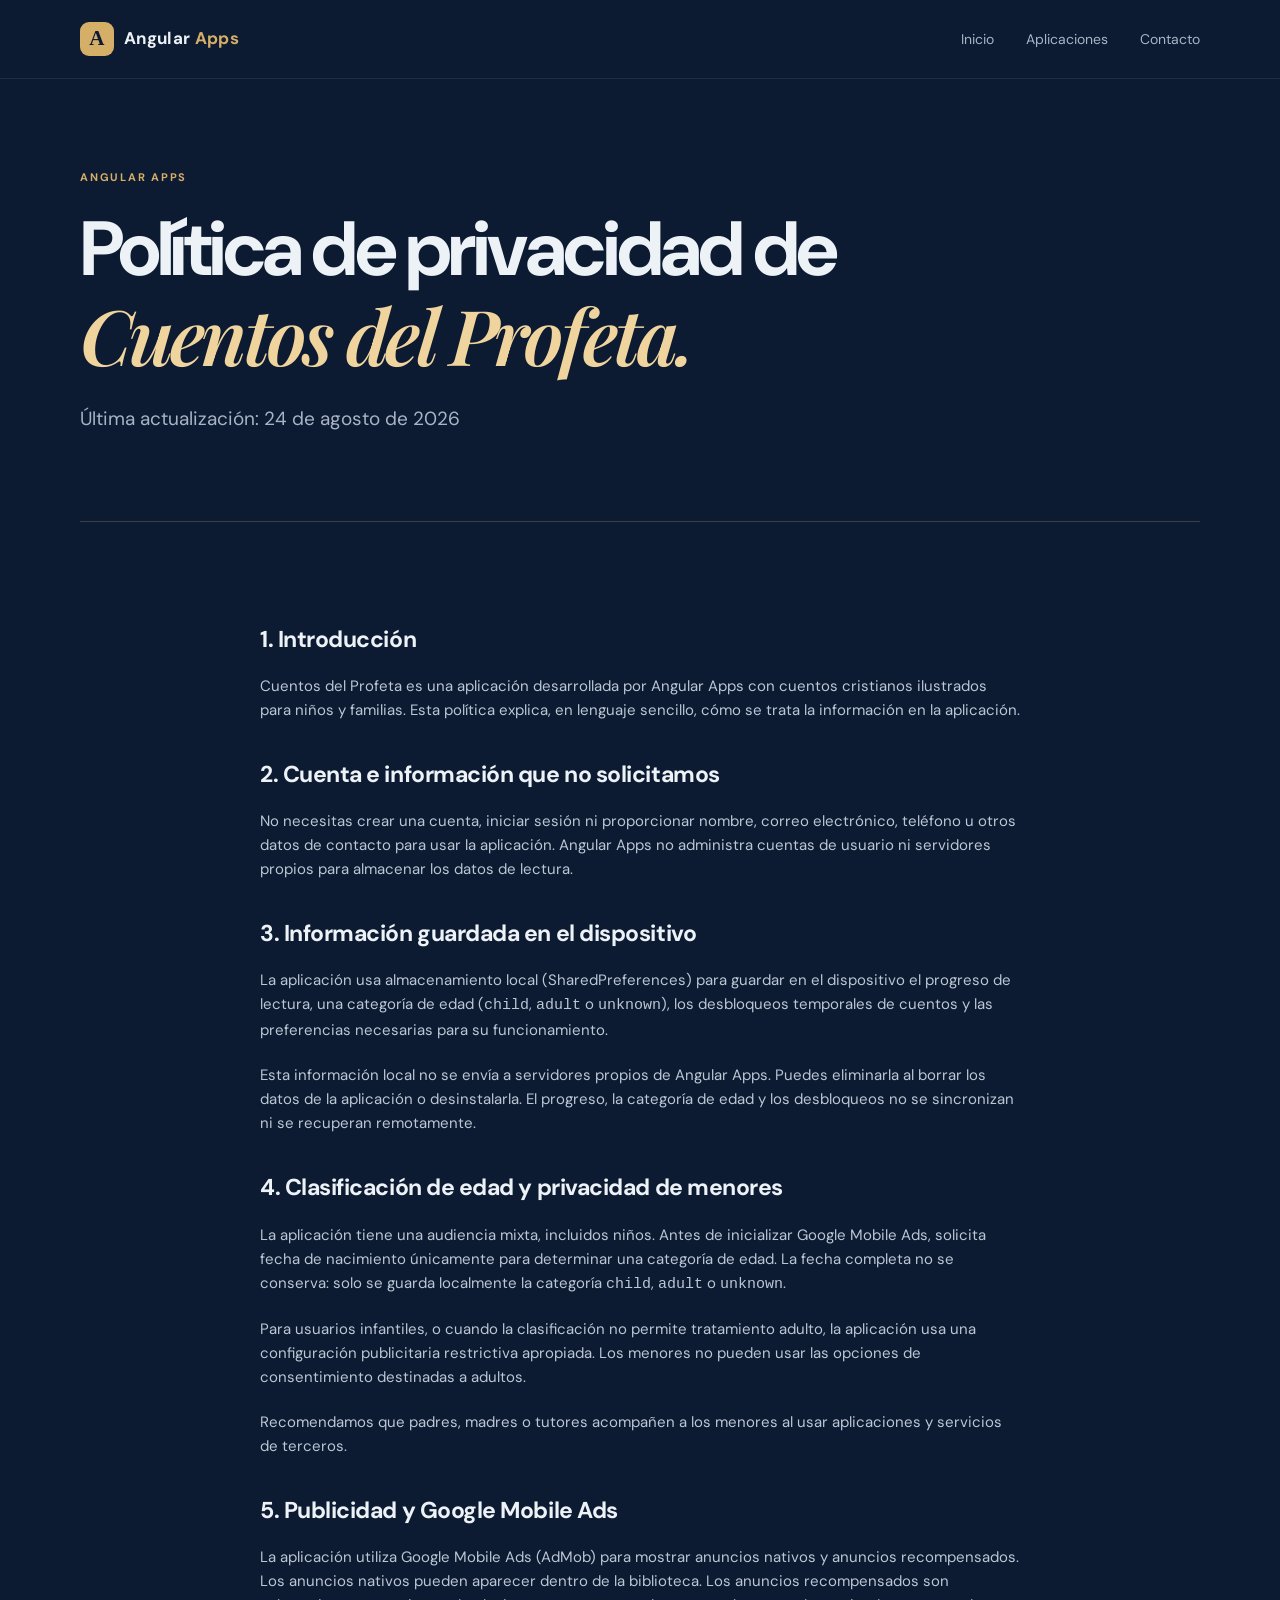
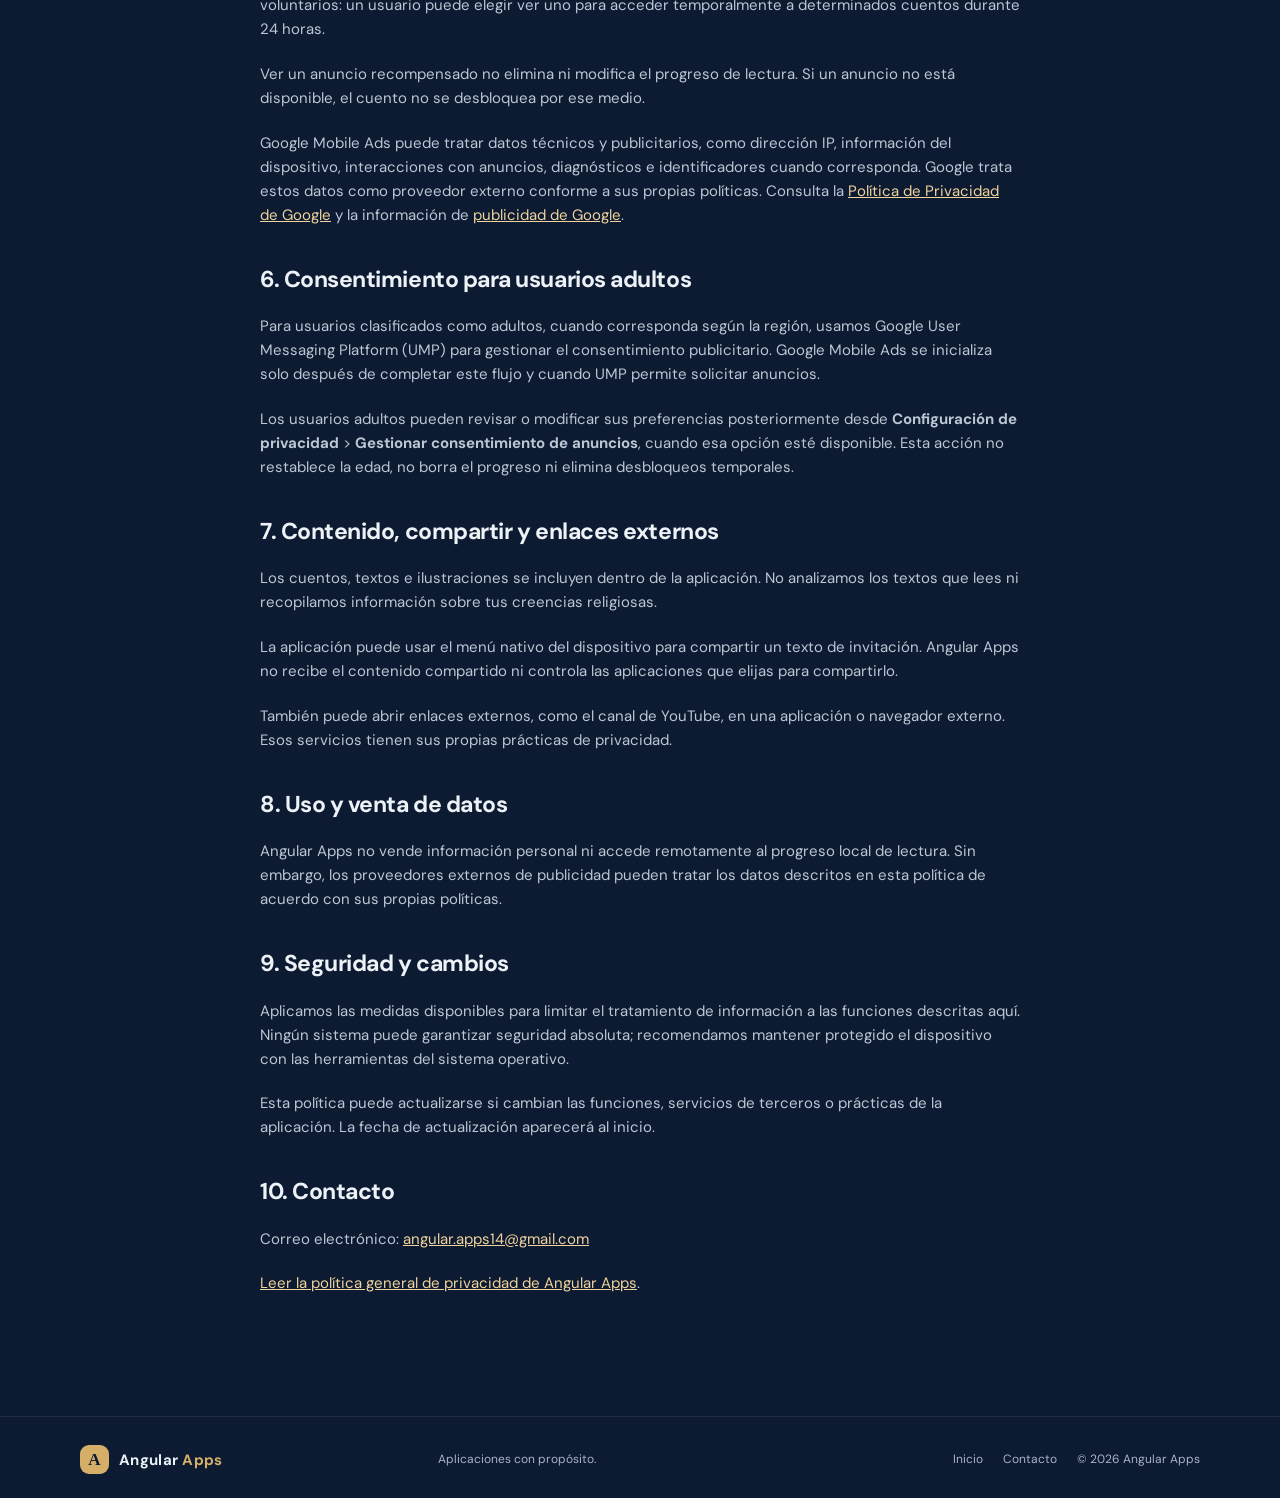
<file: privacidad-cuentos-del-profeta.html>
<!doctype html>
<html lang="es">
<head>
  <meta charset="utf-8">
  <meta name="viewport" content="width=device-width, initial-scale=1">
  <meta name="description" content="Política de privacidad de Cuentos del Profeta, incluidos anuncios de Google Mobile Ads y controles de privacidad.">
  <title>Política de privacidad de Cuentos del Profeta | Angular Apps</title>
  <link rel="icon" href="assets/logo/favicon.svg" type="image/svg+xml">
  <link rel="stylesheet" href="styles.css">
</head>
<body>
  <header class="site-header"><div class="container nav-wrap"><a class="brand" href="index.html" aria-label="Angular Apps, inicio"><span class="brand-mark">A</span><span>Angular <em>Apps</em></span></a><button class="menu-toggle" type="button" aria-expanded="false" aria-controls="main-nav" aria-label="Abrir menú">☰</button><nav id="main-nav" class="main-nav" aria-label="Navegación principal"><a href="index.html">Inicio</a><a href="apps/defensa-del-evangelio.html">Aplicaciones</a><a href="contacto.html">Contacto</a></nav></div></header>
  <main>
    <section class="legal-hero container"><p class="eyebrow">Angular Apps</p><h1>Política de privacidad de<br><span>Cuentos del Profeta.</span></h1><p class="hero-lead">Última actualización: 24 de agosto de 2026</p></section>
    <article class="legal-content container">
      <h2>1. Introducción</h2>
      <p>Cuentos del Profeta es una aplicación desarrollada por Angular Apps con cuentos cristianos ilustrados para niños y familias. Esta política explica, en lenguaje sencillo, cómo se trata la información en la aplicación.</p>

      <h2>2. Cuenta e información que no solicitamos</h2>
      <p>No necesitas crear una cuenta, iniciar sesión ni proporcionar nombre, correo electrónico, teléfono u otros datos de contacto para usar la aplicación. Angular Apps no administra cuentas de usuario ni servidores propios para almacenar los datos de lectura.</p>

      <h2>3. Información guardada en el dispositivo</h2>
      <p>La aplicación usa almacenamiento local (SharedPreferences) para guardar en el dispositivo el progreso de lectura, una categoría de edad (<code>child</code>, <code>adult</code> o <code>unknown</code>), los desbloqueos temporales de cuentos y las preferencias necesarias para su funcionamiento.</p>
      <p>Esta información local no se envía a servidores propios de Angular Apps. Puedes eliminarla al borrar los datos de la aplicación o desinstalarla. El progreso, la categoría de edad y los desbloqueos no se sincronizan ni se recuperan remotamente.</p>

      <h2>4. Clasificación de edad y privacidad de menores</h2>
      <p>La aplicación tiene una audiencia mixta, incluidos niños. Antes de inicializar Google Mobile Ads, solicita fecha de nacimiento únicamente para determinar una categoría de edad. La fecha completa no se conserva: solo se guarda localmente la categoría <code>child</code>, <code>adult</code> o <code>unknown</code>.</p>
      <p>Para usuarios infantiles, o cuando la clasificación no permite tratamiento adulto, la aplicación usa una configuración publicitaria restrictiva apropiada. Los menores no pueden usar las opciones de consentimiento destinadas a adultos.</p>
      <p>Recomendamos que padres, madres o tutores acompañen a los menores al usar aplicaciones y servicios de terceros.</p>

      <h2>5. Publicidad y Google Mobile Ads</h2>
      <p>La aplicación utiliza Google Mobile Ads (AdMob) para mostrar anuncios nativos y anuncios recompensados. Los anuncios nativos pueden aparecer dentro de la biblioteca. Los anuncios recompensados son voluntarios: un usuario puede elegir ver uno para acceder temporalmente a determinados cuentos durante 24 horas.</p>
      <p>Ver un anuncio recompensado no elimina ni modifica el progreso de lectura. Si un anuncio no está disponible, el cuento no se desbloquea por ese medio.</p>
      <p>Google Mobile Ads puede tratar datos técnicos y publicitarios, como dirección IP, información del dispositivo, interacciones con anuncios, diagnósticos e identificadores cuando corresponda. Google trata estos datos como proveedor externo conforme a sus propias políticas. Consulta la <a href="https://policies.google.com/privacy">Política de Privacidad de Google</a> y la información de <a href="https://policies.google.com/technologies/ads">publicidad de Google</a>.</p>

      <h2>6. Consentimiento para usuarios adultos</h2>
      <p>Para usuarios clasificados como adultos, cuando corresponda según la región, usamos Google User Messaging Platform (UMP) para gestionar el consentimiento publicitario. Google Mobile Ads se inicializa solo después de completar este flujo y cuando UMP permite solicitar anuncios.</p>
      <p>Los usuarios adultos pueden revisar o modificar sus preferencias posteriormente desde <strong>Configuración de privacidad</strong> &gt; <strong>Gestionar consentimiento de anuncios</strong>, cuando esa opción esté disponible. Esta acción no restablece la edad, no borra el progreso ni elimina desbloqueos temporales.</p>

      <h2>7. Contenido, compartir y enlaces externos</h2>
      <p>Los cuentos, textos e ilustraciones se incluyen dentro de la aplicación. No analizamos los textos que lees ni recopilamos información sobre tus creencias religiosas.</p>
      <p>La aplicación puede usar el menú nativo del dispositivo para compartir un texto de invitación. Angular Apps no recibe el contenido compartido ni controla las aplicaciones que elijas para compartirlo.</p>
      <p>También puede abrir enlaces externos, como el canal de YouTube, en una aplicación o navegador externo. Esos servicios tienen sus propias prácticas de privacidad.</p>

      <h2>8. Uso y venta de datos</h2>
      <p>Angular Apps no vende información personal ni accede remotamente al progreso local de lectura. Sin embargo, los proveedores externos de publicidad pueden tratar los datos descritos en esta política de acuerdo con sus propias políticas.</p>

      <h2>9. Seguridad y cambios</h2>
      <p>Aplicamos las medidas disponibles para limitar el tratamiento de información a las funciones descritas aquí. Ningún sistema puede garantizar seguridad absoluta; recomendamos mantener protegido el dispositivo con las herramientas del sistema operativo.</p>
      <p>Esta política puede actualizarse si cambian las funciones, servicios de terceros o prácticas de la aplicación. La fecha de actualización aparecerá al inicio.</p>

      <h2>10. Contacto</h2>
      <p>Correo electrónico: <a href="mailto:angular.apps14@gmail.com">angular.apps14@gmail.com</a></p>
      <p><a href="privacidad.html">Leer la política general de privacidad de Angular Apps</a>.</p>
    </article>
  </main>
  <footer class="site-footer"><div class="container footer-wrap"><a class="brand" href="index.html"><span class="brand-mark">A</span><span>Angular <em>Apps</em></span></a><p>Aplicaciones con propósito.</p><div><a href="index.html">Inicio</a><a href="contacto.html">Contacto</a><small>© 2026 Angular Apps</small></div></div></footer><script src="script.js"></script>
</body>
</html>
</file>
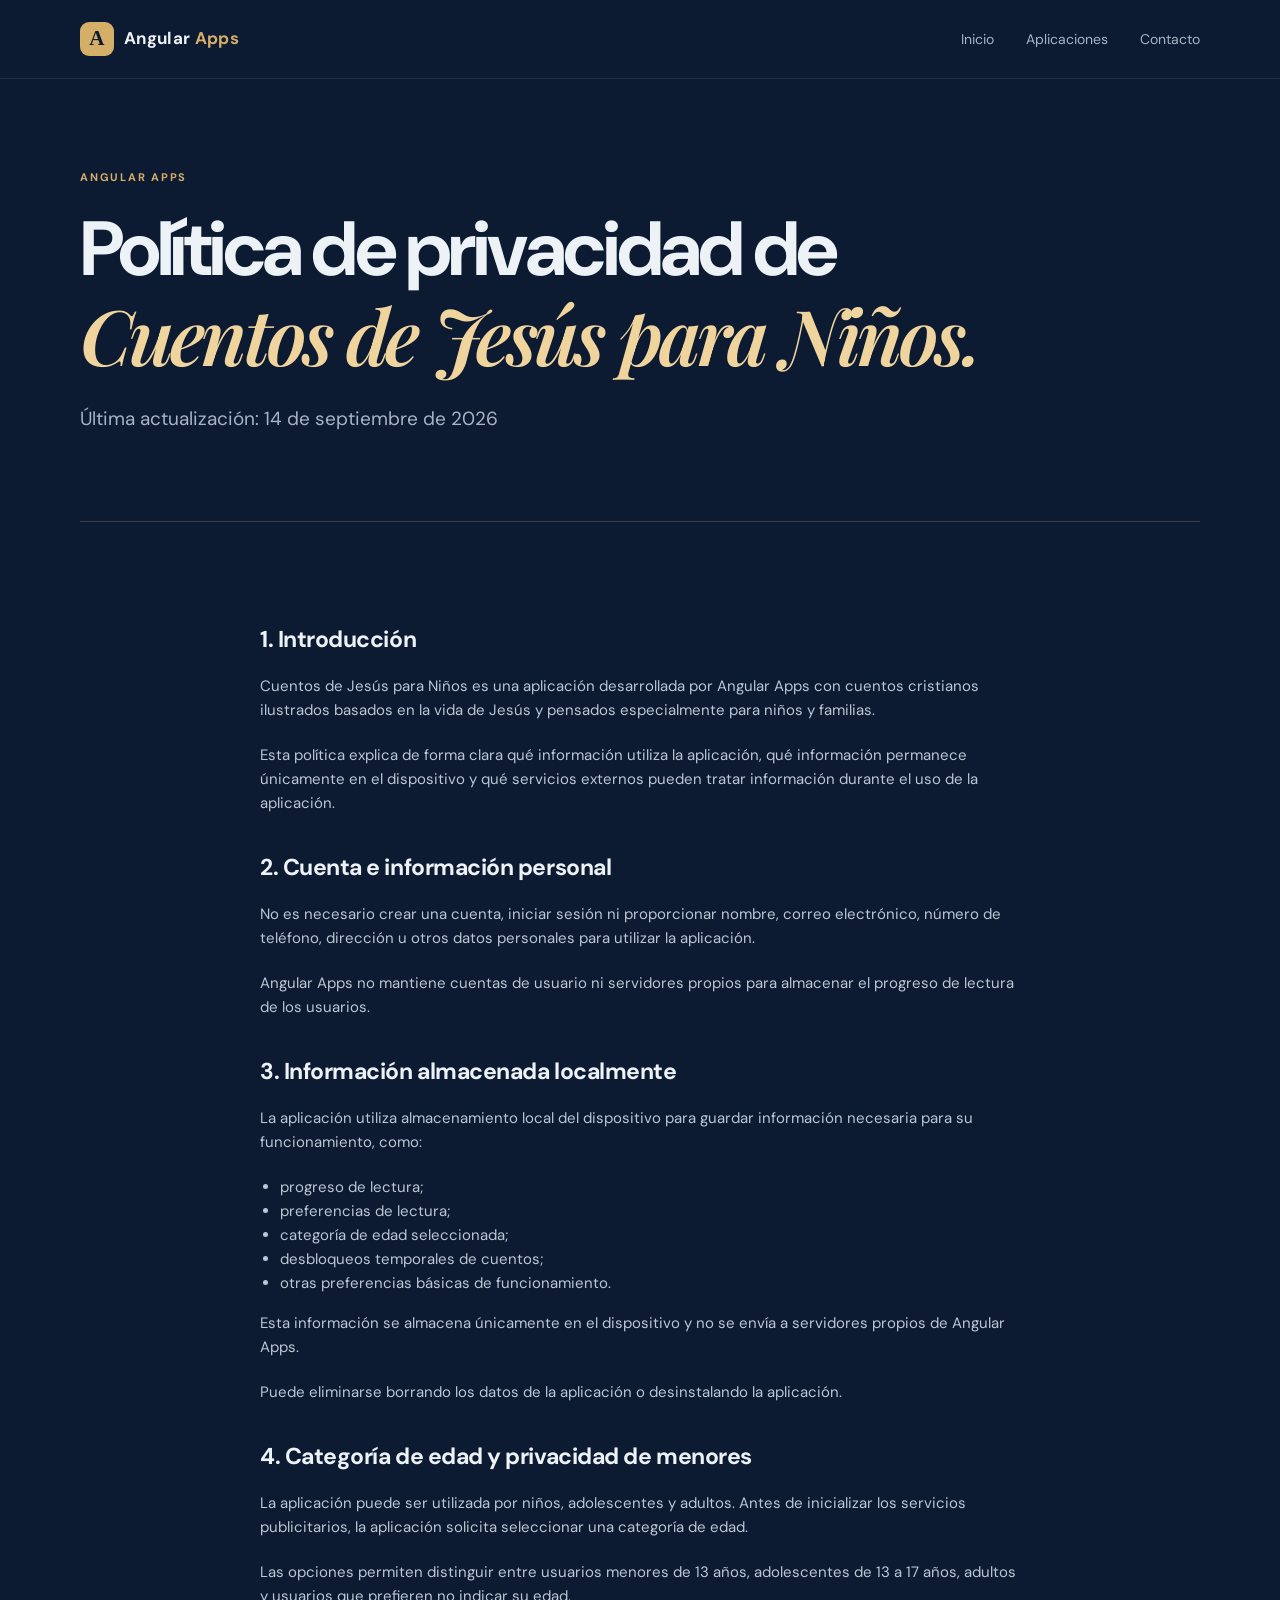
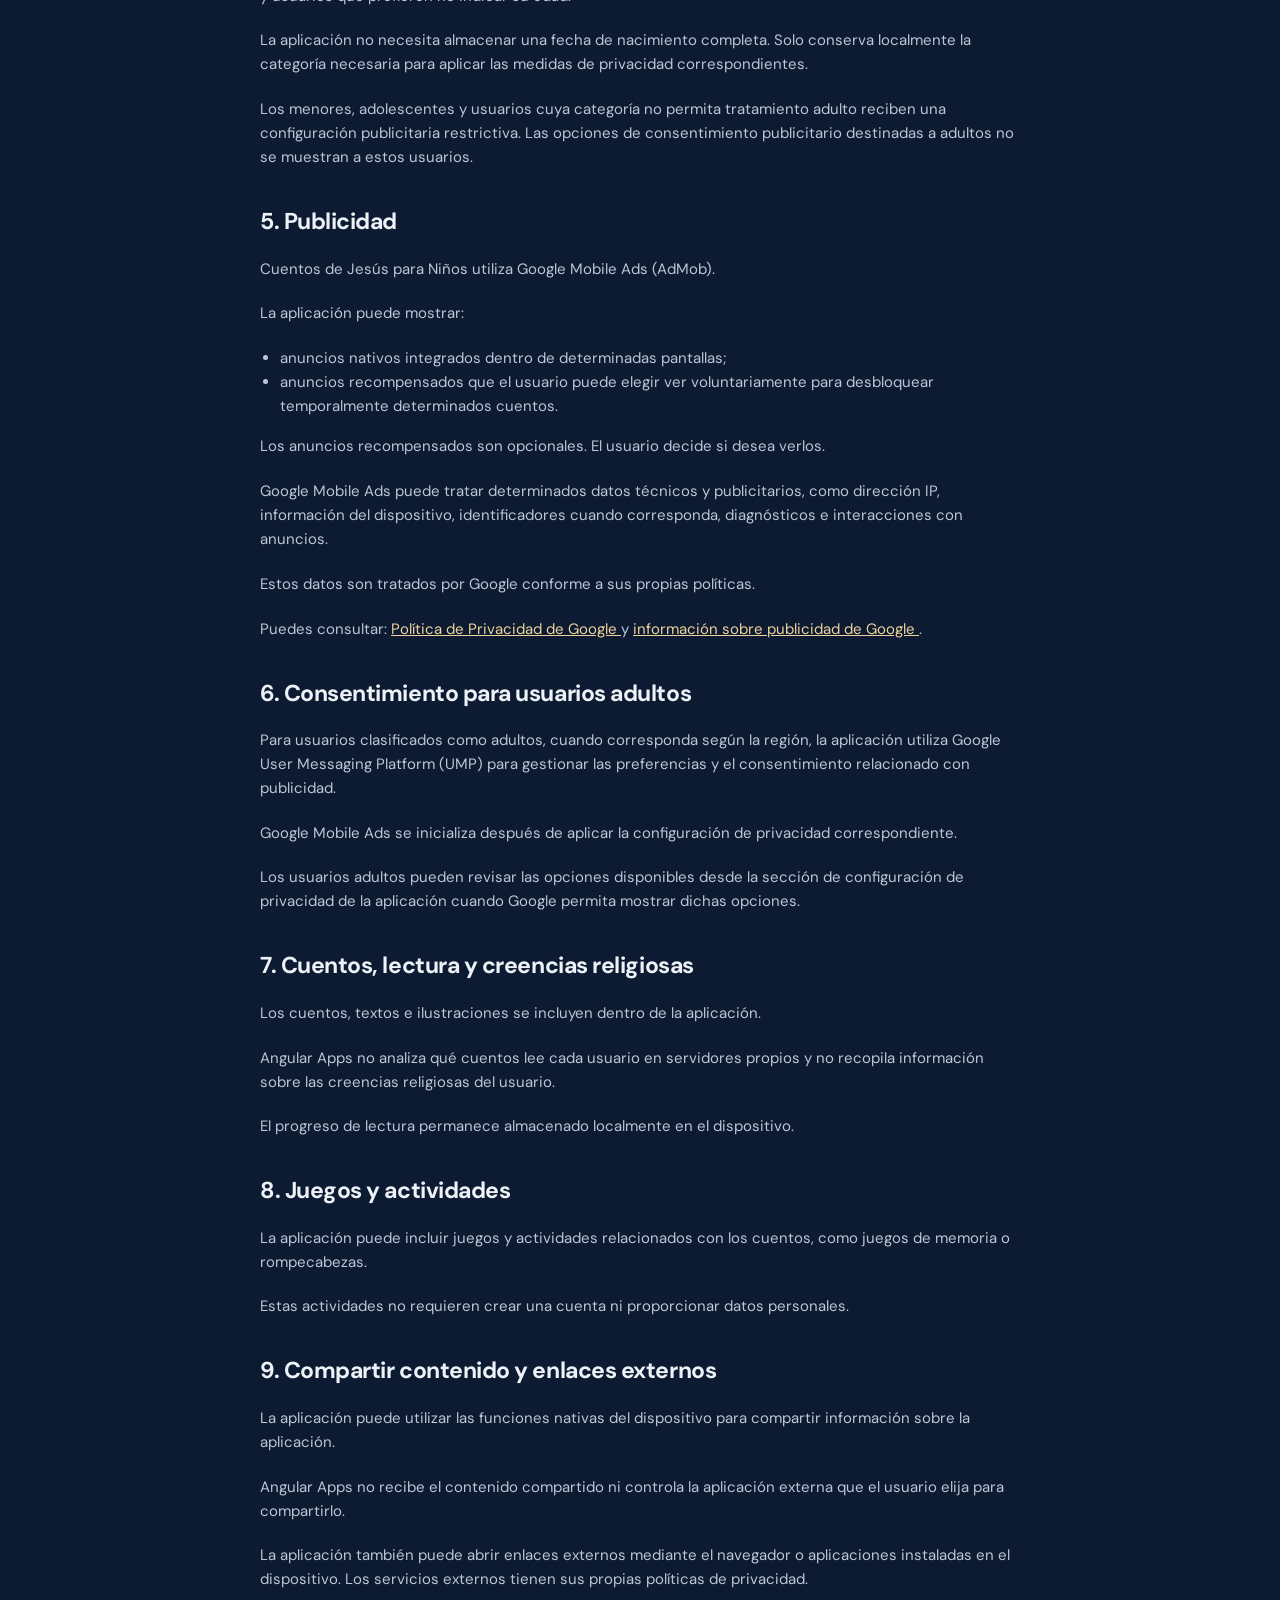
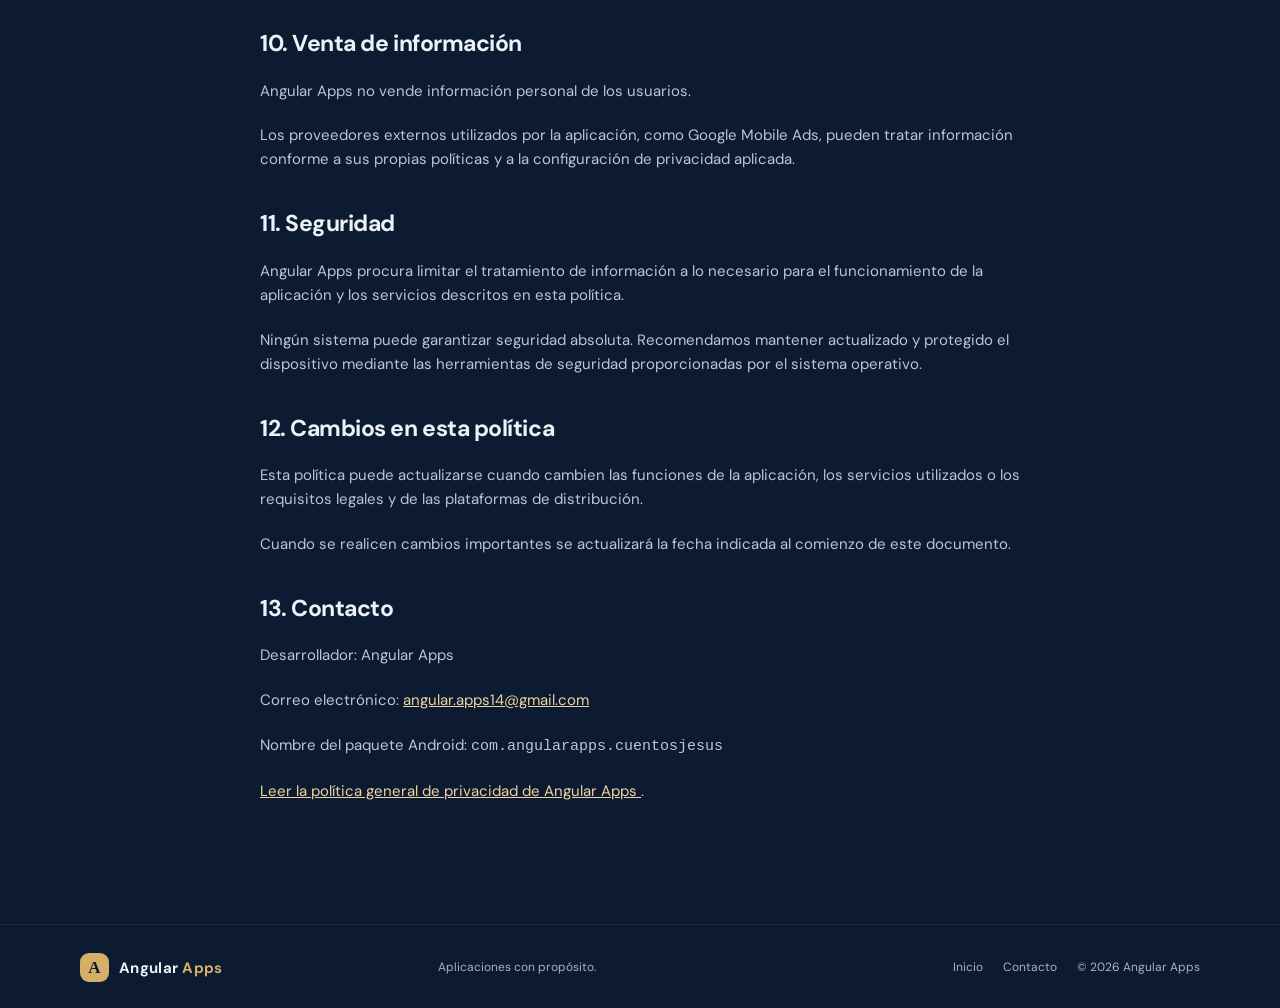
<file: privacidad-cuentos-jesus.html>
<!doctype html>
<html lang="es">
<head>
  <meta charset="utf-8">
  <meta name="viewport" content="width=device-width, initial-scale=1">
  <meta name="description" content="Política de privacidad de Cuentos de Jesús para Niños, incluidos anuncios de Google Mobile Ads y controles de privacidad.">
  <title>Política de privacidad de Cuentos de Jesús para Niños | Angular Apps</title>
  <link rel="icon" href="assets/logo/favicon.svg" type="image/svg+xml">
  <link rel="stylesheet" href="styles.css">
</head>

<body>
  <header class="site-header">
    <div class="container nav-wrap">
      <a class="brand" href="index.html" aria-label="Angular Apps, inicio">
        <span class="brand-mark">A</span>
        <span>Angular <em>Apps</em></span>
      </a>

      <button
        class="menu-toggle"
        type="button"
        aria-expanded="false"
        aria-controls="main-nav"
        aria-label="Abrir menú"
      >
        ☰
      </button>

      <nav id="main-nav" class="main-nav" aria-label="Navegación principal">
        <a href="index.html">Inicio</a>
        <a href="apps/defensa-del-evangelio.html">Aplicaciones</a>
        <a href="contacto.html">Contacto</a>
      </nav>
    </div>
  </header>

  <main>
    <section class="legal-hero container">
      <p class="eyebrow">Angular Apps</p>
      <h1>
        Política de privacidad de<br>
        <span>Cuentos de Jesús para Niños.</span>
      </h1>
      <p class="hero-lead">Última actualización: 14 de septiembre de 2026</p>
    </section>

    <article class="legal-content container">

      <h2>1. Introducción</h2>

      <p>
        Cuentos de Jesús para Niños es una aplicación desarrollada por
        Angular Apps con cuentos cristianos ilustrados basados en la vida de
        Jesús y pensados especialmente para niños y familias.
      </p>

      <p>
        Esta política explica de forma clara qué información utiliza la
        aplicación, qué información permanece únicamente en el dispositivo y
        qué servicios externos pueden tratar información durante el uso de la
        aplicación.
      </p>


      <h2>2. Cuenta e información personal</h2>

      <p>
        No es necesario crear una cuenta, iniciar sesión ni proporcionar
        nombre, correo electrónico, número de teléfono, dirección u otros
        datos personales para utilizar la aplicación.
      </p>

      <p>
        Angular Apps no mantiene cuentas de usuario ni servidores propios para
        almacenar el progreso de lectura de los usuarios.
      </p>


      <h2>3. Información almacenada localmente</h2>

      <p>
        La aplicación utiliza almacenamiento local del dispositivo para
        guardar información necesaria para su funcionamiento, como:
      </p>

      <ul>
        <li>progreso de lectura;</li>
        <li>preferencias de lectura;</li>
        <li>categoría de edad seleccionada;</li>
        <li>desbloqueos temporales de cuentos;</li>
        <li>otras preferencias básicas de funcionamiento.</li>
      </ul>

      <p>
        Esta información se almacena únicamente en el dispositivo y no se
        envía a servidores propios de Angular Apps.
      </p>

      <p>
        Puede eliminarse borrando los datos de la aplicación o desinstalando
        la aplicación.
      </p>


      <h2>4. Categoría de edad y privacidad de menores</h2>

      <p>
        La aplicación puede ser utilizada por niños, adolescentes y adultos.
        Antes de inicializar los servicios publicitarios, la aplicación
        solicita seleccionar una categoría de edad.
      </p>

      <p>
        Las opciones permiten distinguir entre usuarios menores de 13 años,
        adolescentes de 13 a 17 años, adultos y usuarios que prefieren no
        indicar su edad.
      </p>

      <p>
        La aplicación no necesita almacenar una fecha de nacimiento completa.
        Solo conserva localmente la categoría necesaria para aplicar las
        medidas de privacidad correspondientes.
      </p>

      <p>
        Los menores, adolescentes y usuarios cuya categoría no permita
        tratamiento adulto reciben una configuración publicitaria restrictiva.
        Las opciones de consentimiento publicitario destinadas a adultos no se
        muestran a estos usuarios.
      </p>


      <h2>5. Publicidad</h2>

      <p>
        Cuentos de Jesús para Niños utiliza Google Mobile Ads (AdMob).
      </p>

      <p>
        La aplicación puede mostrar:
      </p>

      <ul>
        <li>anuncios nativos integrados dentro de determinadas pantallas;</li>
        <li>
          anuncios recompensados que el usuario puede elegir ver
          voluntariamente para desbloquear temporalmente determinados cuentos.
        </li>
      </ul>

      <p>
        Los anuncios recompensados son opcionales. El usuario decide si desea
        verlos.
      </p>

      <p>
        Google Mobile Ads puede tratar determinados datos técnicos y
        publicitarios, como dirección IP, información del dispositivo,
        identificadores cuando corresponda, diagnósticos e interacciones con
        anuncios.
      </p>

      <p>
        Estos datos son tratados por Google conforme a sus propias políticas.
      </p>

      <p>
        Puedes consultar:
        <a href="https://policies.google.com/privacy">
          Política de Privacidad de Google
        </a>
        y
        <a href="https://policies.google.com/technologies/ads">
          información sobre publicidad de Google
        </a>.
      </p>


      <h2>6. Consentimiento para usuarios adultos</h2>

      <p>
        Para usuarios clasificados como adultos, cuando corresponda según la
        región, la aplicación utiliza Google User Messaging Platform (UMP)
        para gestionar las preferencias y el consentimiento relacionado con
        publicidad.
      </p>

      <p>
        Google Mobile Ads se inicializa después de aplicar la configuración de
        privacidad correspondiente.
      </p>

      <p>
        Los usuarios adultos pueden revisar las opciones disponibles desde la
        sección de configuración de privacidad de la aplicación cuando Google
        permita mostrar dichas opciones.
      </p>


      <h2>7. Cuentos, lectura y creencias religiosas</h2>

      <p>
        Los cuentos, textos e ilustraciones se incluyen dentro de la
        aplicación.
      </p>

      <p>
        Angular Apps no analiza qué cuentos lee cada usuario en servidores
        propios y no recopila información sobre las creencias religiosas del
        usuario.
      </p>

      <p>
        El progreso de lectura permanece almacenado localmente en el
        dispositivo.
      </p>


      <h2>8. Juegos y actividades</h2>

      <p>
        La aplicación puede incluir juegos y actividades relacionados con los
        cuentos, como juegos de memoria o rompecabezas.
      </p>

      <p>
        Estas actividades no requieren crear una cuenta ni proporcionar datos
        personales.
      </p>


      <h2>9. Compartir contenido y enlaces externos</h2>

      <p>
        La aplicación puede utilizar las funciones nativas del dispositivo
        para compartir información sobre la aplicación.
      </p>

      <p>
        Angular Apps no recibe el contenido compartido ni controla la
        aplicación externa que el usuario elija para compartirlo.
      </p>

      <p>
        La aplicación también puede abrir enlaces externos mediante el
        navegador o aplicaciones instaladas en el dispositivo. Los servicios
        externos tienen sus propias políticas de privacidad.
      </p>


      <h2>10. Venta de información</h2>

      <p>
        Angular Apps no vende información personal de los usuarios.
      </p>

      <p>
        Los proveedores externos utilizados por la aplicación, como Google
        Mobile Ads, pueden tratar información conforme a sus propias políticas
        y a la configuración de privacidad aplicada.
      </p>


      <h2>11. Seguridad</h2>

      <p>
        Angular Apps procura limitar el tratamiento de información a lo
        necesario para el funcionamiento de la aplicación y los servicios
        descritos en esta política.
      </p>

      <p>
        Ningún sistema puede garantizar seguridad absoluta. Recomendamos
        mantener actualizado y protegido el dispositivo mediante las
        herramientas de seguridad proporcionadas por el sistema operativo.
      </p>


      <h2>12. Cambios en esta política</h2>

      <p>
        Esta política puede actualizarse cuando cambien las funciones de la
        aplicación, los servicios utilizados o los requisitos legales y de las
        plataformas de distribución.
      </p>

      <p>
        Cuando se realicen cambios importantes se actualizará la fecha indicada
        al comienzo de este documento.
      </p>


      <h2>13. Contacto</h2>

      <p>
        Desarrollador: Angular Apps
      </p>

      <p>
        Correo electrónico:
        <a href="mailto:angular.apps14@gmail.com">
          angular.apps14@gmail.com
        </a>
      </p>

      <p>
        Nombre del paquete Android:
        <code>com.angularapps.cuentosjesus</code>
      </p>

      <p>
        <a href="privacidad.html">
          Leer la política general de privacidad de Angular Apps
        </a>.
      </p>

    </article>
  </main>

  <footer class="site-footer">
    <div class="container footer-wrap">
      <a class="brand" href="index.html">
        <span class="brand-mark">A</span>
        <span>Angular <em>Apps</em></span>
      </a>

      <p>Aplicaciones con propósito.</p>

      <div>
        <a href="index.html">Inicio</a>
        <a href="contacto.html">Contacto</a>
        <small>© 2026 Angular Apps</small>
      </div>
    </div>
  </footer>

  <script src="script.js"></script>
</body>
</html>
</file>
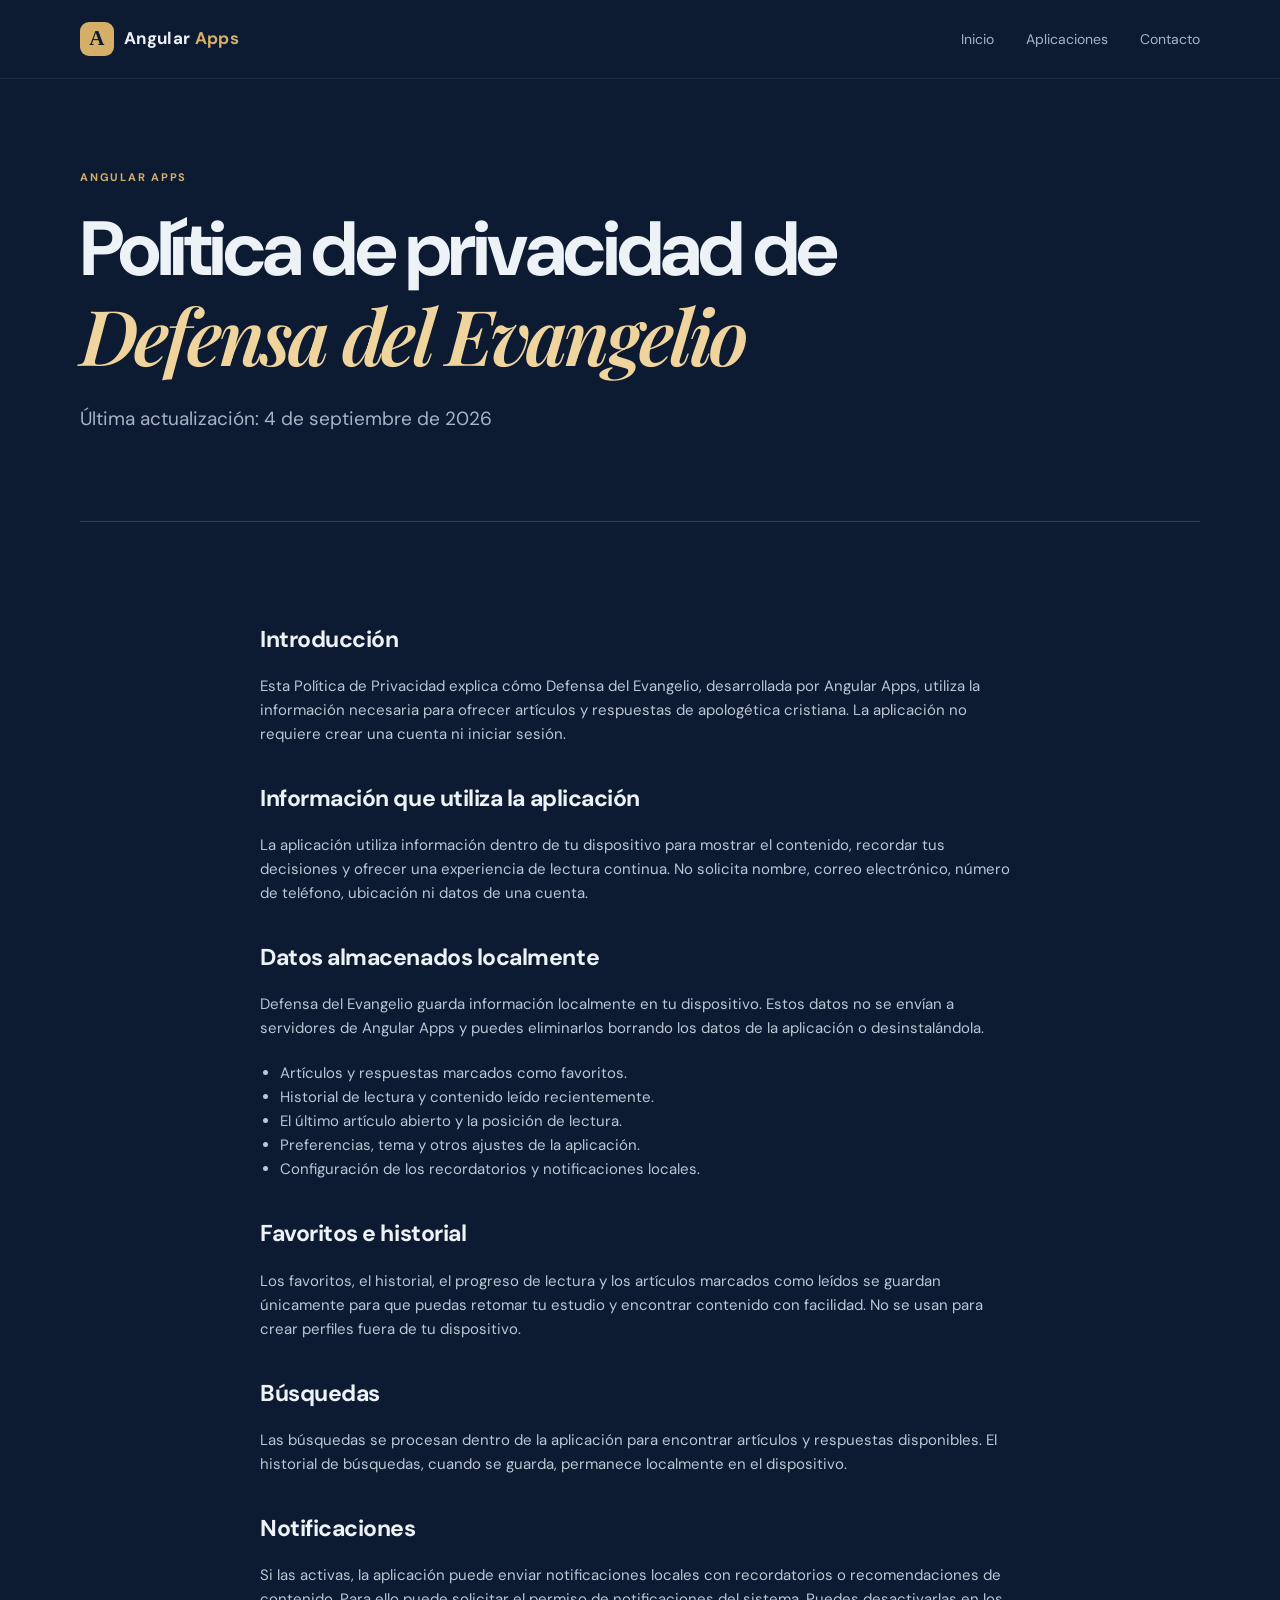
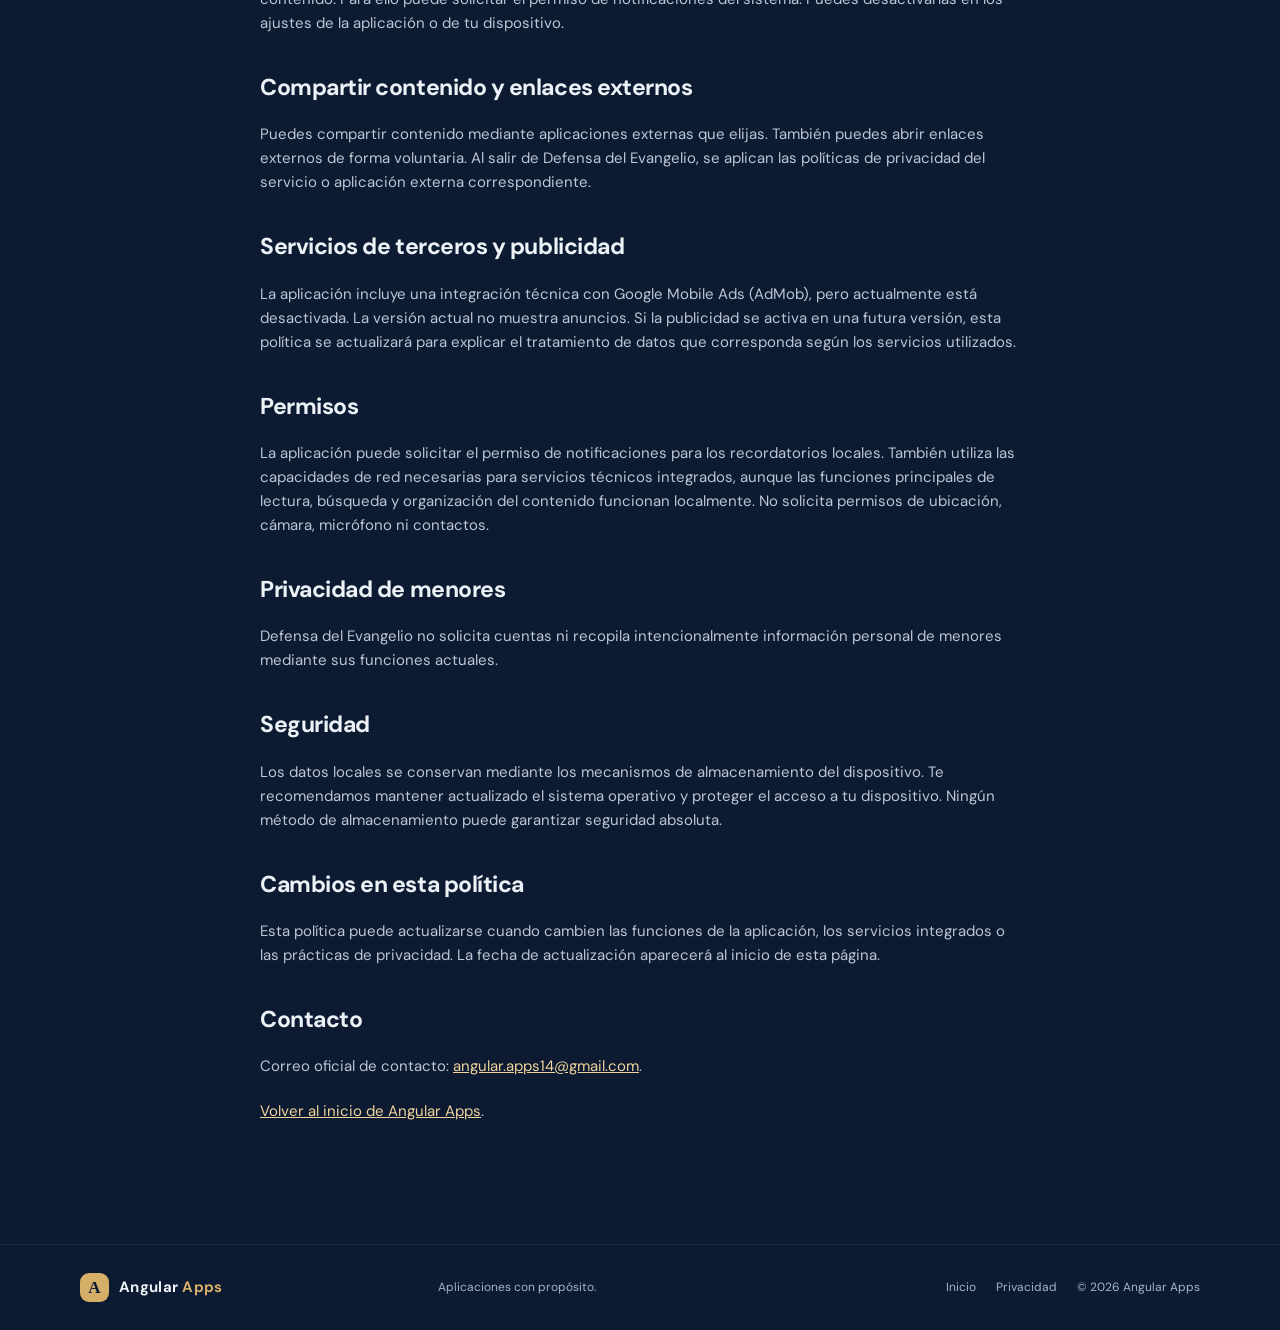
<file: privacidad-defensa-del-evangelio.html>
<!doctype html>
<html lang="es">
<head>
  <meta charset="utf-8">
  <meta name="viewport" content="width=device-width, initial-scale=1">
  <meta name="description" content="Política de privacidad de Defensa del Evangelio, aplicación de apologética cristiana desarrollada por Angular Apps.">
  <title>Política de privacidad | Defensa del Evangelio</title>
  <link rel="canonical" href="https://angularapps14.github.io/bastian-apps/privacidad-defensa-del-evangelio.html">
  <link rel="icon" href="assets/logo/favicon.svg" type="image/svg+xml">
  <link rel="stylesheet" href="styles.css">
</head>
<body>
  <header class="site-header">
    <div class="container nav-wrap">
      <a class="brand" href="index.html" aria-label="Angular Apps, inicio"><span class="brand-mark">A</span><span>Angular <em>Apps</em></span></a>
      <button class="menu-toggle" type="button" aria-expanded="false" aria-controls="main-nav" aria-label="Abrir menú">☰</button>
      <nav id="main-nav" class="main-nav" aria-label="Navegación principal"><a href="index.html">Inicio</a><a href="apps/defensa-del-evangelio.html">Aplicaciones</a><a href="contacto.html">Contacto</a></nav>
    </div>
  </header>
  <main>
    <section class="legal-hero container">
      <p class="eyebrow">Angular Apps</p>
      <h1>Política de privacidad de<br><span>Defensa del Evangelio</span></h1>
      <p class="hero-lead">Última actualización: 4 de septiembre de 2026</p>
    </section>
    <article class="legal-content container">
      <h2>Introducción</h2>
      <p>Esta Política de Privacidad explica cómo Defensa del Evangelio, desarrollada por Angular Apps, utiliza la información necesaria para ofrecer artículos y respuestas de apologética cristiana. La aplicación no requiere crear una cuenta ni iniciar sesión.</p>

      <h2>Información que utiliza la aplicación</h2>
      <p>La aplicación utiliza información dentro de tu dispositivo para mostrar el contenido, recordar tus decisiones y ofrecer una experiencia de lectura continua. No solicita nombre, correo electrónico, número de teléfono, ubicación ni datos de una cuenta.</p>

      <h2>Datos almacenados localmente</h2>
      <p>Defensa del Evangelio guarda información localmente en tu dispositivo. Estos datos no se envían a servidores de Angular Apps y puedes eliminarlos borrando los datos de la aplicación o desinstalándola.</p>
      <ul>
        <li>Artículos y respuestas marcados como favoritos.</li>
        <li>Historial de lectura y contenido leído recientemente.</li>
        <li>El último artículo abierto y la posición de lectura.</li>
        <li>Preferencias, tema y otros ajustes de la aplicación.</li>
        <li>Configuración de los recordatorios y notificaciones locales.</li>
      </ul>

      <h2>Favoritos e historial</h2>
      <p>Los favoritos, el historial, el progreso de lectura y los artículos marcados como leídos se guardan únicamente para que puedas retomar tu estudio y encontrar contenido con facilidad. No se usan para crear perfiles fuera de tu dispositivo.</p>

      <h2>Búsquedas</h2>
      <p>Las búsquedas se procesan dentro de la aplicación para encontrar artículos y respuestas disponibles. El historial de búsquedas, cuando se guarda, permanece localmente en el dispositivo.</p>

      <h2>Notificaciones</h2>
      <p>Si las activas, la aplicación puede enviar notificaciones locales con recordatorios o recomendaciones de contenido. Para ello puede solicitar el permiso de notificaciones del sistema. Puedes desactivarlas en los ajustes de la aplicación o de tu dispositivo.</p>

      <h2>Compartir contenido y enlaces externos</h2>
      <p>Puedes compartir contenido mediante aplicaciones externas que elijas. También puedes abrir enlaces externos de forma voluntaria. Al salir de Defensa del Evangelio, se aplican las políticas de privacidad del servicio o aplicación externa correspondiente.</p>

      <h2>Servicios de terceros y publicidad</h2>
      <p>La aplicación incluye una integración técnica con Google Mobile Ads (AdMob), pero actualmente está desactivada. La versión actual no muestra anuncios. Si la publicidad se activa en una futura versión, esta política se actualizará para explicar el tratamiento de datos que corresponda según los servicios utilizados.</p>

      <h2>Permisos</h2>
      <p>La aplicación puede solicitar el permiso de notificaciones para los recordatorios locales. También utiliza las capacidades de red necesarias para servicios técnicos integrados, aunque las funciones principales de lectura, búsqueda y organización del contenido funcionan localmente. No solicita permisos de ubicación, cámara, micrófono ni contactos.</p>

      <h2>Privacidad de menores</h2>
      <p>Defensa del Evangelio no solicita cuentas ni recopila intencionalmente información personal de menores mediante sus funciones actuales.</p>

      <h2>Seguridad</h2>
      <p>Los datos locales se conservan mediante los mecanismos de almacenamiento del dispositivo. Te recomendamos mantener actualizado el sistema operativo y proteger el acceso a tu dispositivo. Ningún método de almacenamiento puede garantizar seguridad absoluta.</p>

      <h2>Cambios en esta política</h2>
      <p>Esta política puede actualizarse cuando cambien las funciones de la aplicación, los servicios integrados o las prácticas de privacidad. La fecha de actualización aparecerá al inicio de esta página.</p>

      <h2>Contacto</h2>
      <p>Correo oficial de contacto: <a href="mailto:angular.apps14@gmail.com">angular.apps14@gmail.com</a>.</p>
      <p><a href="index.html">Volver al inicio de Angular Apps</a>.</p>
    </article>
  </main>
  <footer class="site-footer"><div class="container footer-wrap"><a class="brand" href="index.html"><span class="brand-mark">A</span><span>Angular <em>Apps</em></span></a><p>Aplicaciones con propósito.</p><div><a href="index.html">Inicio</a><a href="privacidad.html">Privacidad</a><small>© 2026 Angular Apps</small></div></div></footer>
  <script src="script.js"></script>
</body>
</html>
</file>
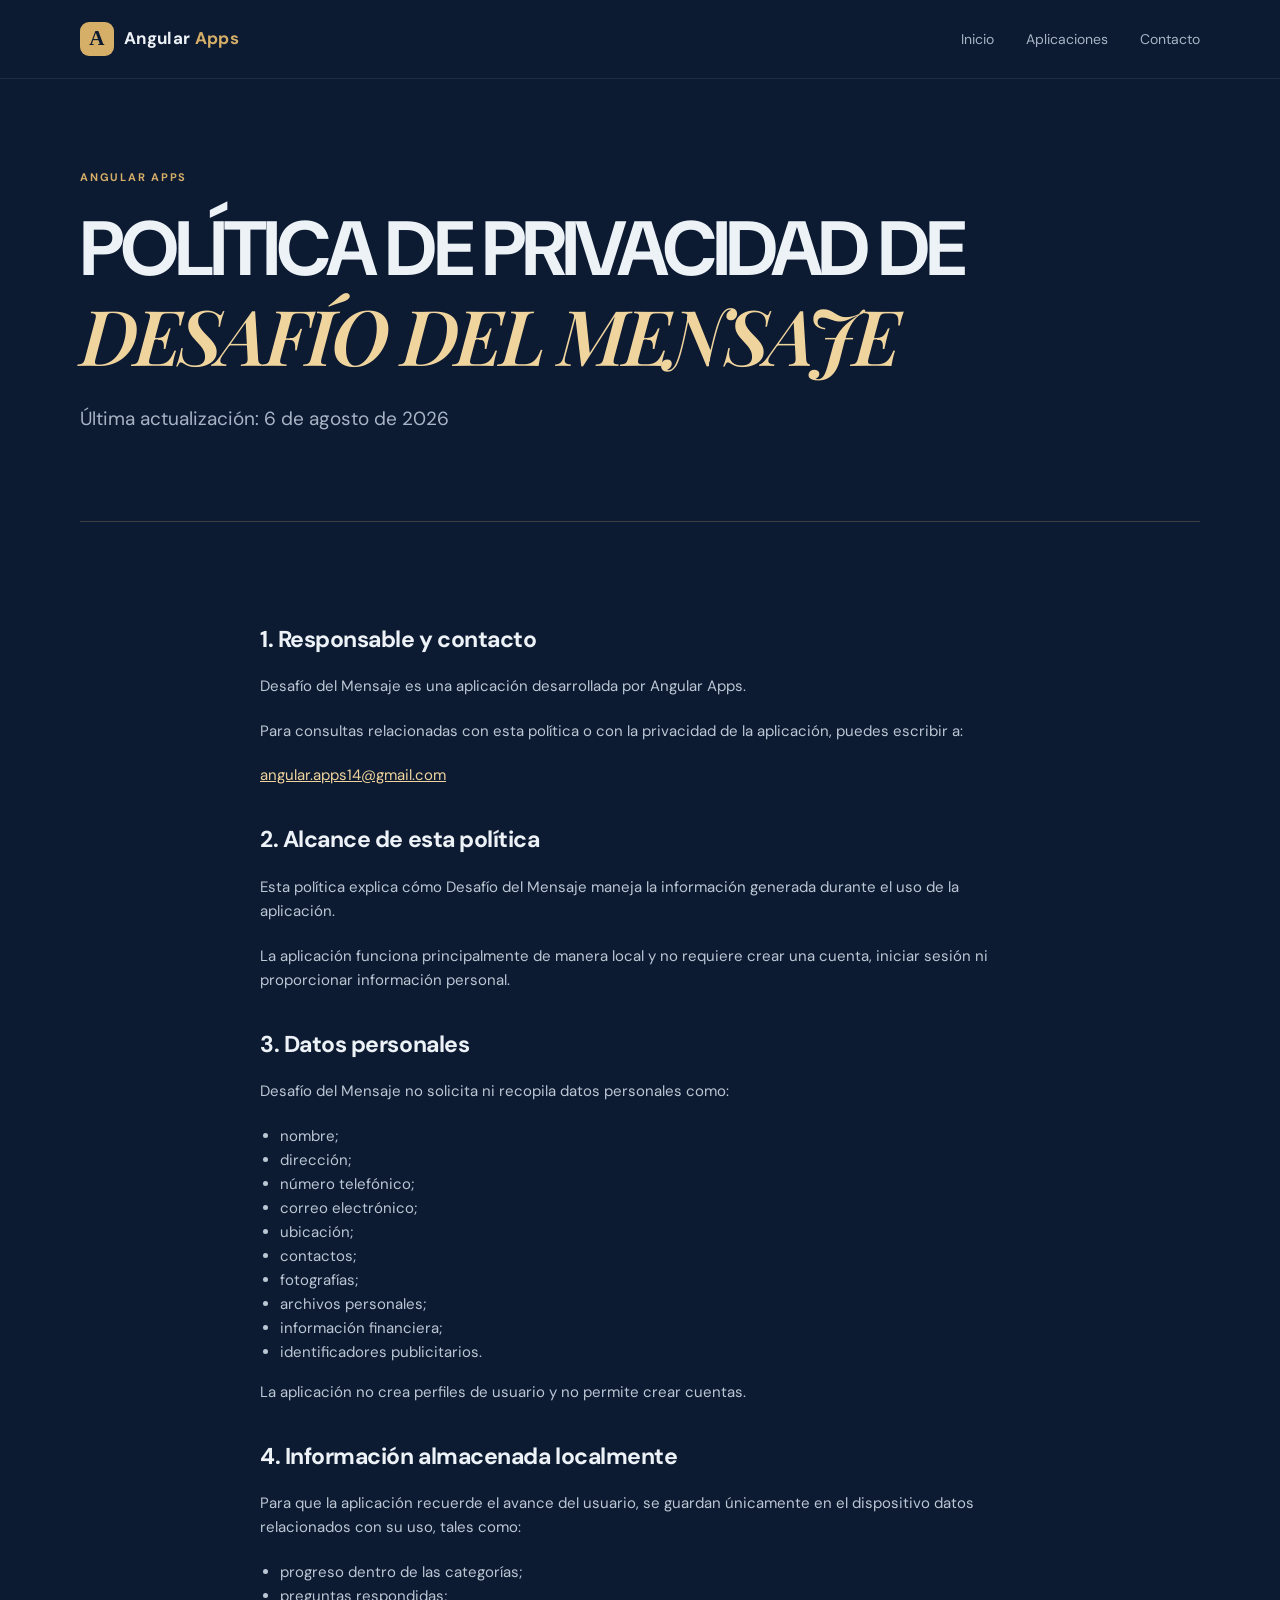
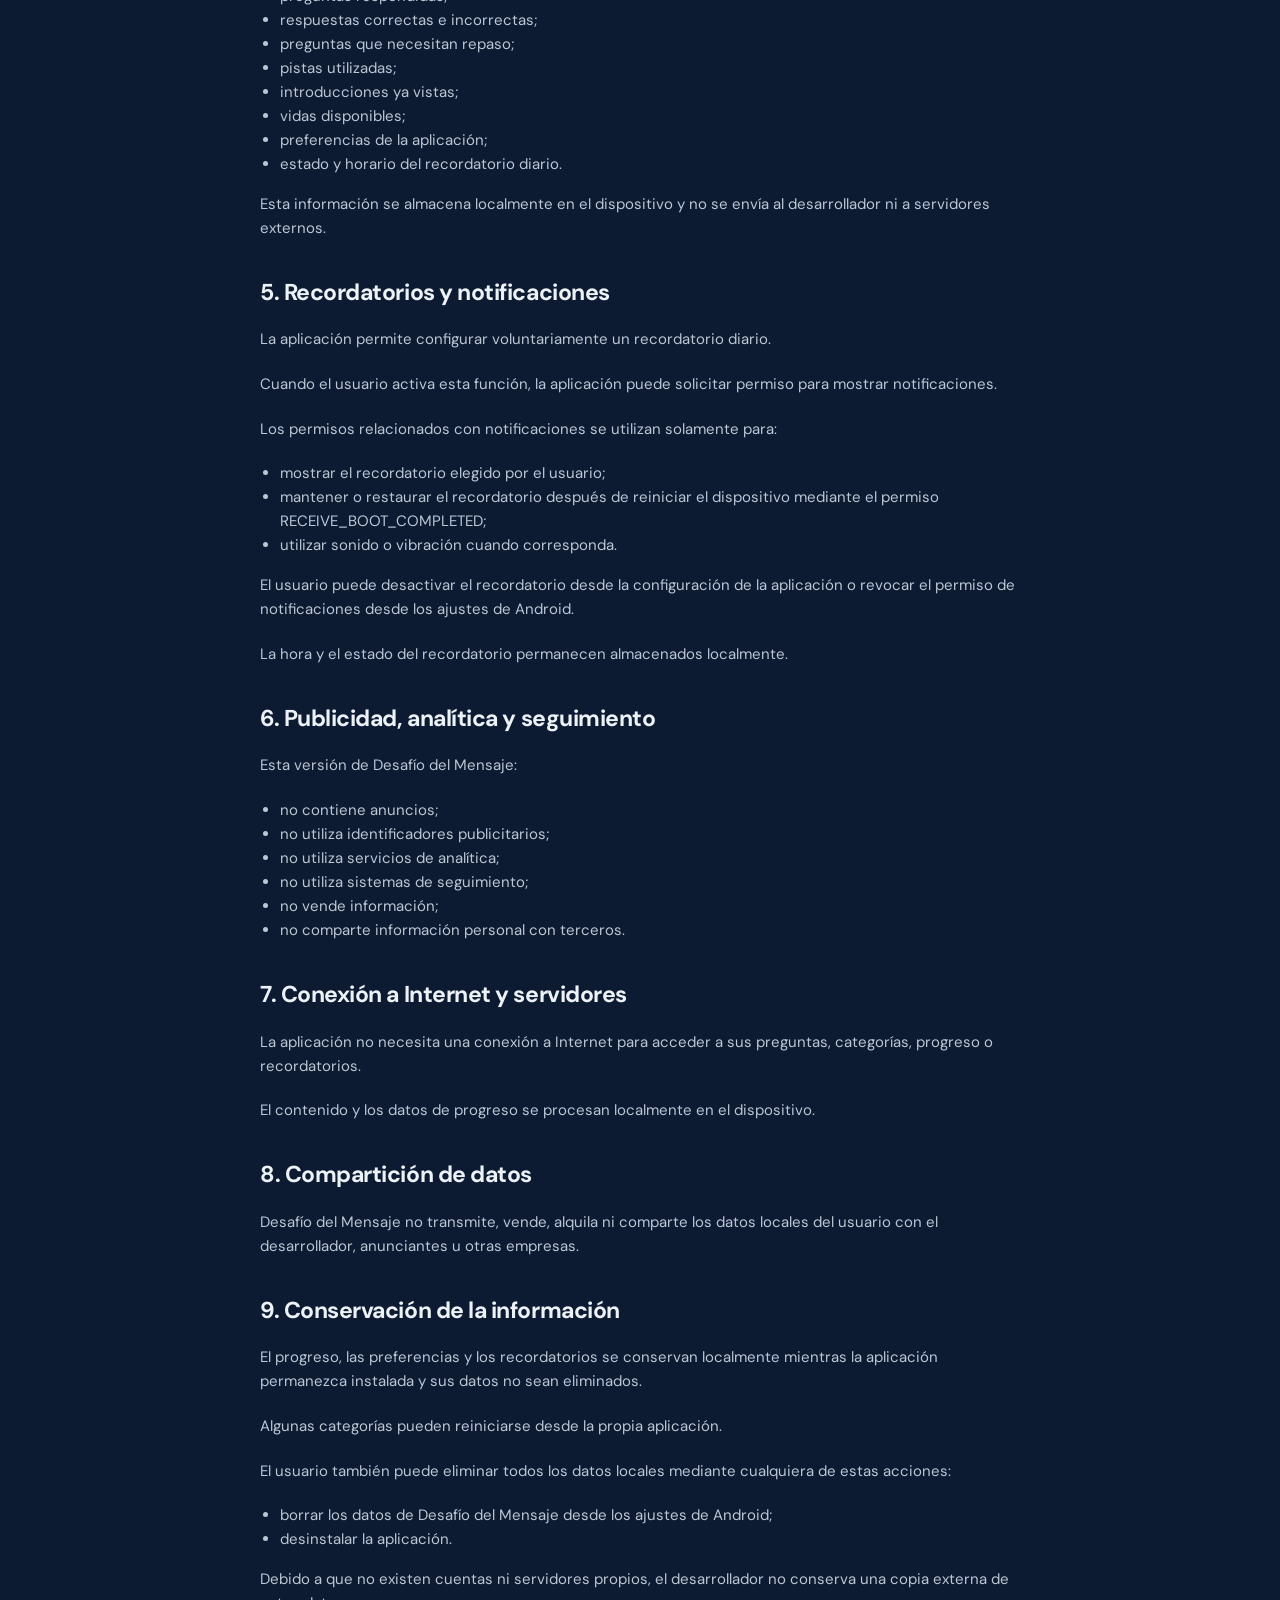
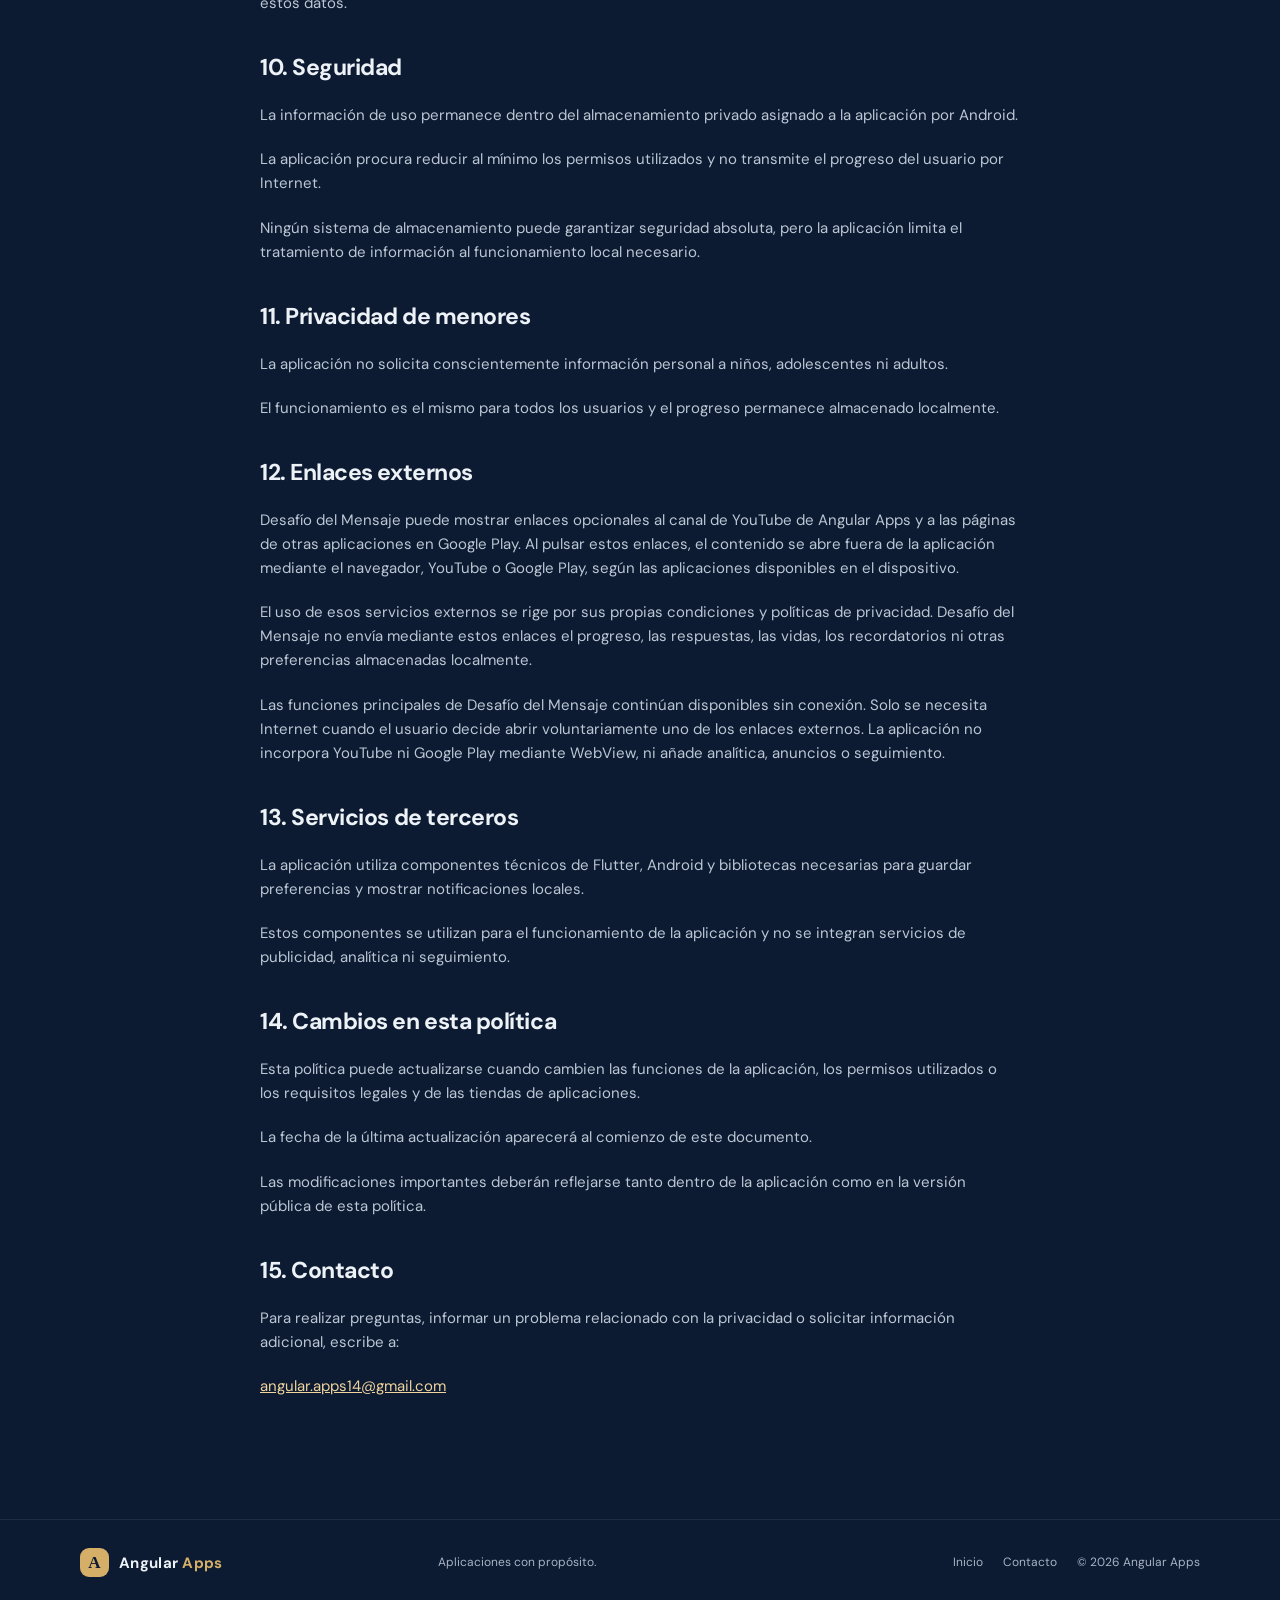
<file: privacidad-desafio-del-mensaje.html>
<!doctype html>
<html lang="es">
<head>
  <meta charset="utf-8">
  <meta name="viewport" content="width=device-width, initial-scale=1">
  <meta name="description" content="Política de privacidad de la aplicación Desafío del Mensaje, publicada por Angular Apps.">
  <title>Política de privacidad de Desafío del Mensaje | Angular Apps</title>
  <link rel="icon" href="assets/logo/favicon.svg" type="image/svg+xml">
  <link rel="stylesheet" href="styles.css">
</head>
<body>
  <header class="site-header"><div class="container nav-wrap"><a class="brand" href="index.html"><span class="brand-mark">A</span><span>Angular <em>Apps</em></span></a><button class="menu-toggle" type="button" aria-expanded="false" aria-controls="main-nav" aria-label="Abrir menú">☰</button><nav id="main-nav" class="main-nav" aria-label="Navegación principal"><a href="index.html">Inicio</a><a href="apps/defensa-del-evangelio.html">Aplicaciones</a><a href="contacto.html">Contacto</a></nav></div></header>
  <main>
    <section class="legal-hero container"><p class="eyebrow">Angular Apps</p><h1>POLÍTICA DE PRIVACIDAD DE<br><span>DESAFÍO DEL MENSAJE</span></h1><p class="hero-lead">Última actualización: 6 de agosto de 2026</p></section>
    <article class="legal-content container">
      <h2>1. Responsable y contacto</h2>
      <p>Desafío del Mensaje es una aplicación desarrollada por Angular Apps.</p>
      <p>Para consultas relacionadas con esta política o con la privacidad de la aplicación, puedes escribir a:</p>
      <p><a href="mailto:angular.apps14@gmail.com">angular.apps14@gmail.com</a></p>

      <h2>2. Alcance de esta política</h2>
      <p>Esta política explica cómo Desafío del Mensaje maneja la información generada durante el uso de la aplicación.</p>
      <p>La aplicación funciona principalmente de manera local y no requiere crear una cuenta, iniciar sesión ni proporcionar información personal.</p>

      <h2>3. Datos personales</h2>
      <p>Desafío del Mensaje no solicita ni recopila datos personales como:</p>
      <ul><li>nombre;</li><li>dirección;</li><li>número telefónico;</li><li>correo electrónico;</li><li>ubicación;</li><li>contactos;</li><li>fotografías;</li><li>archivos personales;</li><li>información financiera;</li><li>identificadores publicitarios.</li></ul>
      <p>La aplicación no crea perfiles de usuario y no permite crear cuentas.</p>

      <h2>4. Información almacenada localmente</h2>
      <p>Para que la aplicación recuerde el avance del usuario, se guardan únicamente en el dispositivo datos relacionados con su uso, tales como:</p>
      <ul><li>progreso dentro de las categorías;</li><li>preguntas respondidas;</li><li>respuestas correctas e incorrectas;</li><li>preguntas que necesitan repaso;</li><li>pistas utilizadas;</li><li>introducciones ya vistas;</li><li>vidas disponibles;</li><li>preferencias de la aplicación;</li><li>estado y horario del recordatorio diario.</li></ul>
      <p>Esta información se almacena localmente en el dispositivo y no se envía al desarrollador ni a servidores externos.</p>

      <h2>5. Recordatorios y notificaciones</h2>
      <p>La aplicación permite configurar voluntariamente un recordatorio diario.</p>
      <p>Cuando el usuario activa esta función, la aplicación puede solicitar permiso para mostrar notificaciones.</p>
      <p>Los permisos relacionados con notificaciones se utilizan solamente para:</p>
      <ul><li>mostrar el recordatorio elegido por el usuario;</li><li>mantener o restaurar el recordatorio después de reiniciar el dispositivo mediante el permiso RECEIVE_BOOT_COMPLETED;</li><li>utilizar sonido o vibración cuando corresponda.</li></ul>
      <p>El usuario puede desactivar el recordatorio desde la configuración de la aplicación o revocar el permiso de notificaciones desde los ajustes de Android.</p>
      <p>La hora y el estado del recordatorio permanecen almacenados localmente.</p>

      <h2>6. Publicidad, analítica y seguimiento</h2>
      <p>Esta versión de Desafío del Mensaje:</p>
      <ul><li>no contiene anuncios;</li><li>no utiliza identificadores publicitarios;</li><li>no utiliza servicios de analítica;</li><li>no utiliza sistemas de seguimiento;</li><li>no vende información;</li><li>no comparte información personal con terceros.</li></ul>

      <h2>7. Conexión a Internet y servidores</h2>
      <p>La aplicación no necesita una conexión a Internet para acceder a sus preguntas, categorías, progreso o recordatorios.</p>
      <p>El contenido y los datos de progreso se procesan localmente en el dispositivo.</p>

      <h2>8. Compartición de datos</h2>
      <p>Desafío del Mensaje no transmite, vende, alquila ni comparte los datos locales del usuario con el desarrollador, anunciantes u otras empresas.</p>

      <h2>9. Conservación de la información</h2>
      <p>El progreso, las preferencias y los recordatorios se conservan localmente mientras la aplicación permanezca instalada y sus datos no sean eliminados.</p>
      <p>Algunas categorías pueden reiniciarse desde la propia aplicación.</p>
      <p>El usuario también puede eliminar todos los datos locales mediante cualquiera de estas acciones:</p>
      <ul><li>borrar los datos de Desafío del Mensaje desde los ajustes de Android;</li><li>desinstalar la aplicación.</li></ul>
      <p>Debido a que no existen cuentas ni servidores propios, el desarrollador no conserva una copia externa de estos datos.</p>

      <h2>10. Seguridad</h2>
      <p>La información de uso permanece dentro del almacenamiento privado asignado a la aplicación por Android.</p>
      <p>La aplicación procura reducir al mínimo los permisos utilizados y no transmite el progreso del usuario por Internet.</p>
      <p>Ningún sistema de almacenamiento puede garantizar seguridad absoluta, pero la aplicación limita el tratamiento de información al funcionamiento local necesario.</p>

      <h2>11. Privacidad de menores</h2>
      <p>La aplicación no solicita conscientemente información personal a niños, adolescentes ni adultos.</p>
      <p>El funcionamiento es el mismo para todos los usuarios y el progreso permanece almacenado localmente.</p>

      <h2>12. Enlaces externos</h2>
      <p>Desafío del Mensaje puede mostrar enlaces opcionales al canal de YouTube de Angular Apps y a las páginas de otras aplicaciones en Google Play. Al pulsar estos enlaces, el contenido se abre fuera de la aplicación mediante el navegador, YouTube o Google Play, según las aplicaciones disponibles en el dispositivo.</p>
      <p>El uso de esos servicios externos se rige por sus propias condiciones y políticas de privacidad. Desafío del Mensaje no envía mediante estos enlaces el progreso, las respuestas, las vidas, los recordatorios ni otras preferencias almacenadas localmente.</p>
      <p>Las funciones principales de Desafío del Mensaje continúan disponibles sin conexión. Solo se necesita Internet cuando el usuario decide abrir voluntariamente uno de los enlaces externos. La aplicación no incorpora YouTube ni Google Play mediante WebView, ni añade analítica, anuncios o seguimiento.</p>

      <h2>13. Servicios de terceros</h2>
      <p>La aplicación utiliza componentes técnicos de Flutter, Android y bibliotecas necesarias para guardar preferencias y mostrar notificaciones locales.</p>
      <p>Estos componentes se utilizan para el funcionamiento de la aplicación y no se integran servicios de publicidad, analítica ni seguimiento.</p>

      <h2>14. Cambios en esta política</h2>
      <p>Esta política puede actualizarse cuando cambien las funciones de la aplicación, los permisos utilizados o los requisitos legales y de las tiendas de aplicaciones.</p>
      <p>La fecha de la última actualización aparecerá al comienzo de este documento.</p>
      <p>Las modificaciones importantes deberán reflejarse tanto dentro de la aplicación como en la versión pública de esta política.</p>

      <h2>15. Contacto</h2>
      <p>Para realizar preguntas, informar un problema relacionado con la privacidad o solicitar información adicional, escribe a:</p>
      <p><a href="mailto:angular.apps14@gmail.com">angular.apps14@gmail.com</a></p>
    </article>
  </main>
  <footer class="site-footer"><div class="container footer-wrap"><a class="brand" href="index.html"><span class="brand-mark">A</span><span>Angular <em>Apps</em></span></a><p>Aplicaciones con propósito.</p><div><a href="index.html">Inicio</a><a href="contacto.html">Contacto</a><small>© 2026 Angular Apps</small></div></div></footer><script src="script.js"></script>
</body>
</html>
</file>
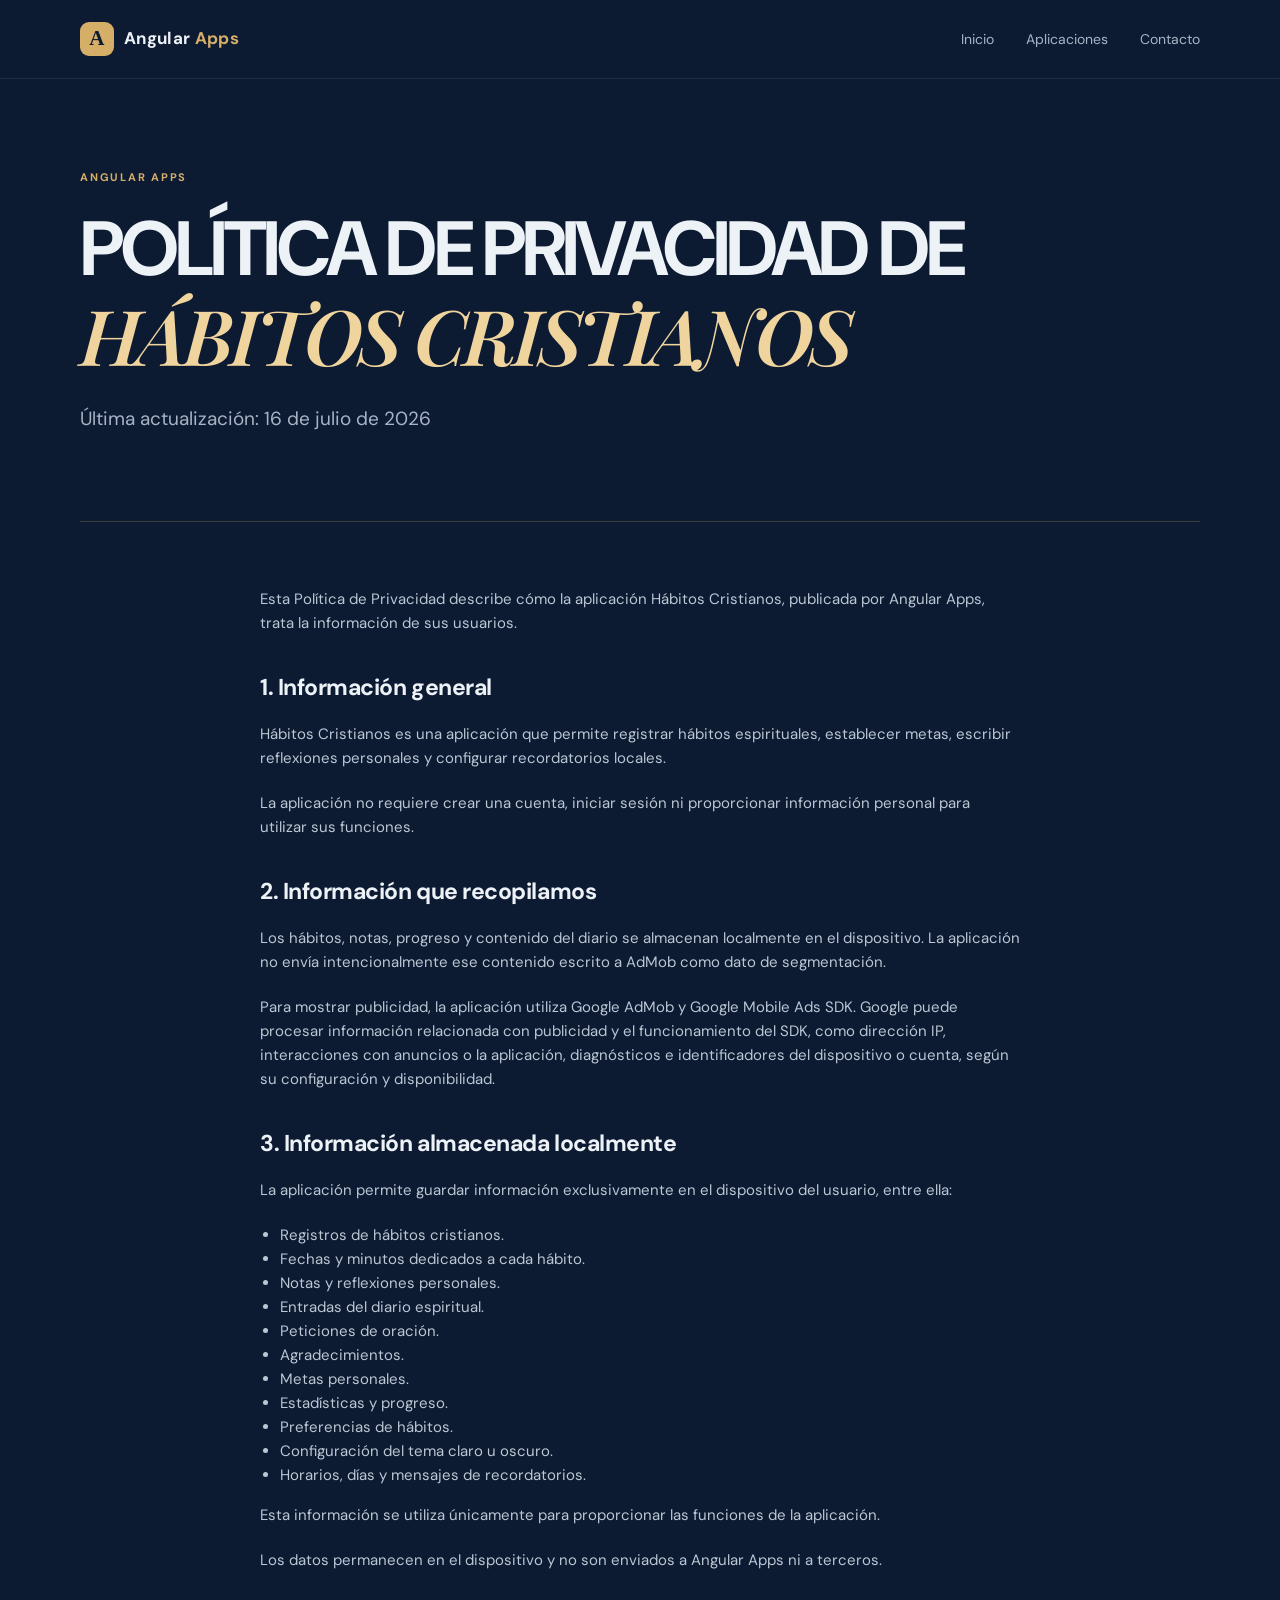
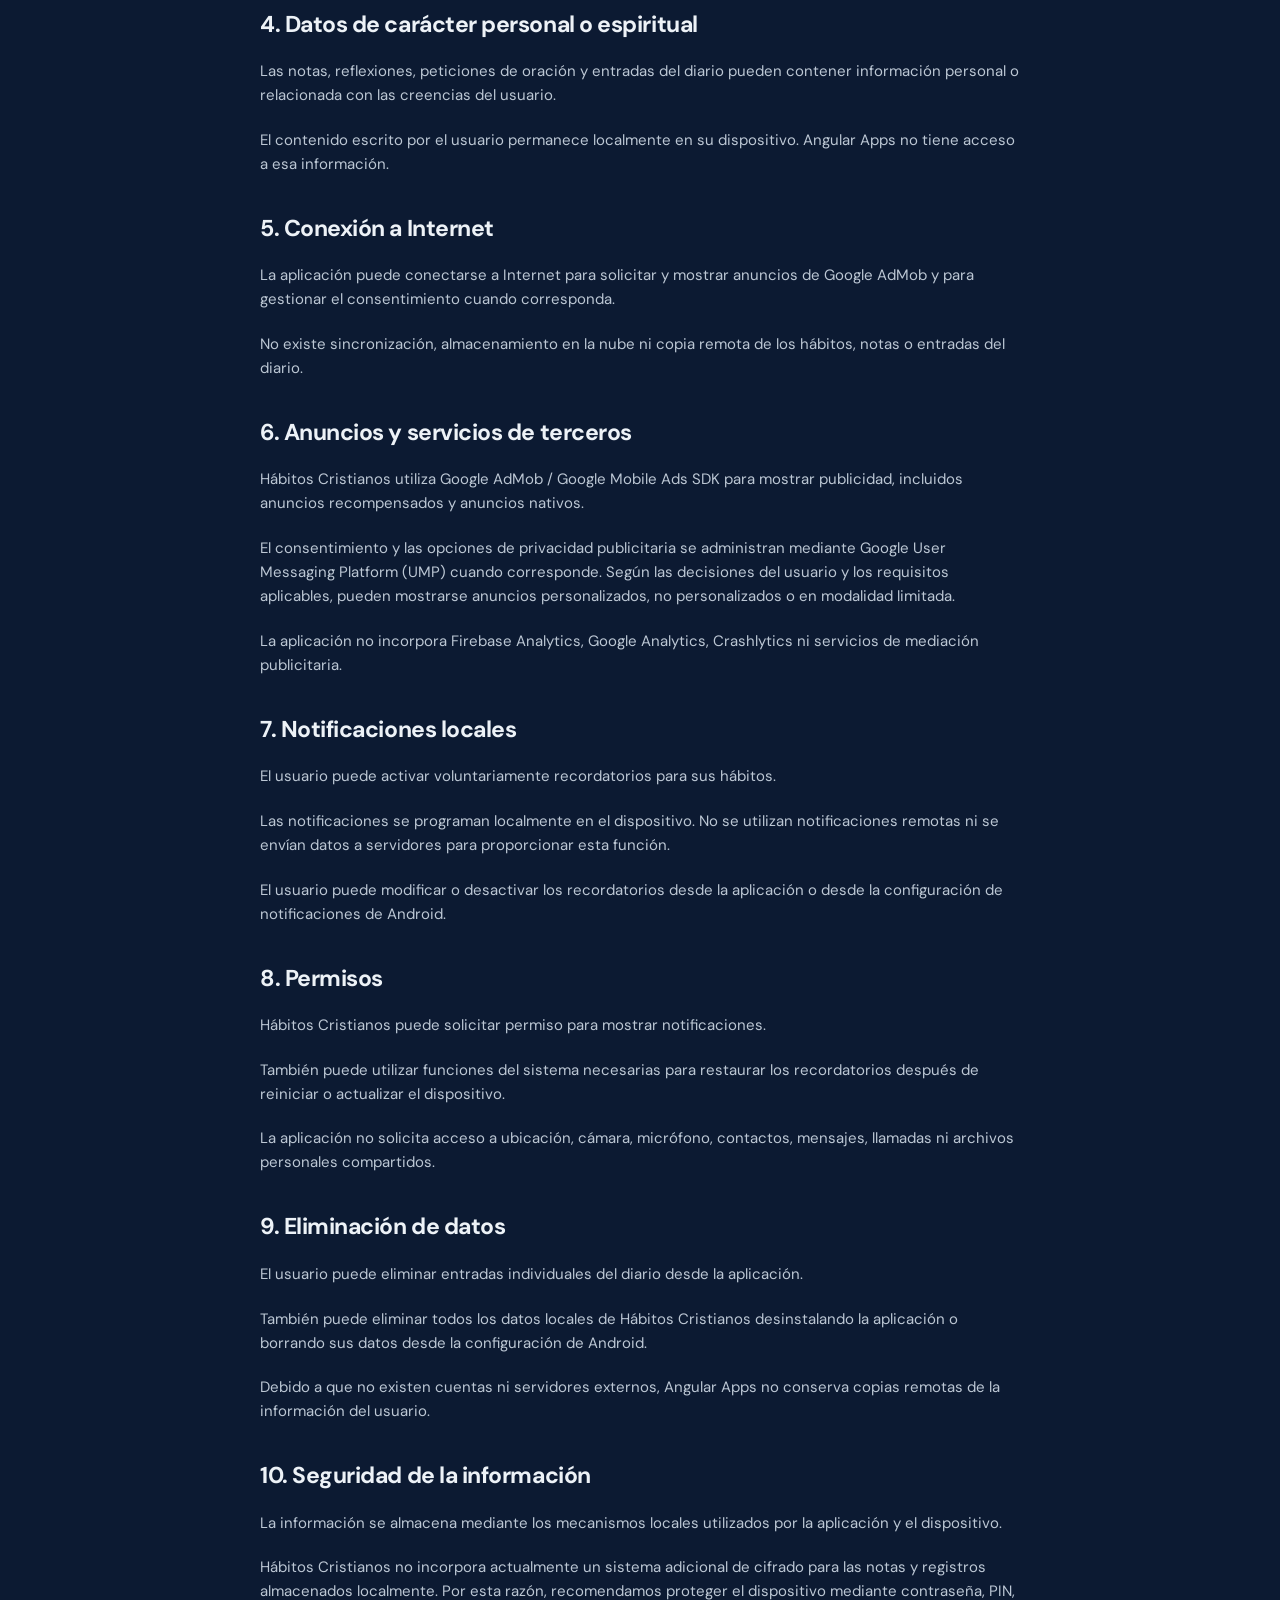
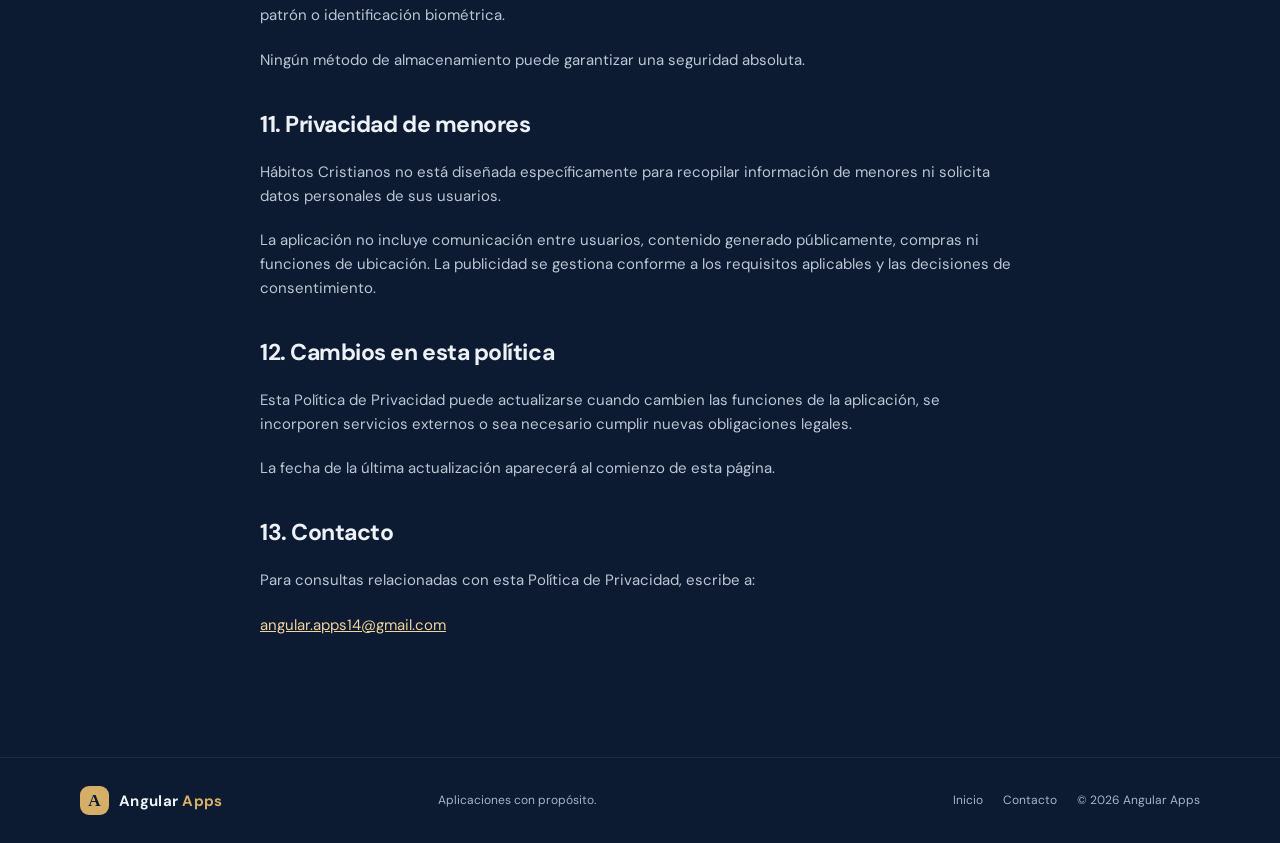
<file: privacidad-habitos-cristianos.html>
<!doctype html>
<html lang="es">
<head>
  <meta charset="utf-8">
  <meta name="viewport" content="width=device-width, initial-scale=1">
  <meta name="description" content="Política de privacidad de la aplicación Hábitos Cristianos, publicada por Angular Apps.">
  <title>Política de privacidad de Hábitos Cristianos | Angular Apps</title>
  <link rel="icon" href="assets/logo/favicon.svg" type="image/svg+xml">
  <link rel="stylesheet" href="styles.css">
</head>
<body>
  <header class="site-header"><div class="container nav-wrap"><a class="brand" href="index.html"><span class="brand-mark">A</span><span>Angular <em>Apps</em></span></a><button class="menu-toggle" type="button" aria-expanded="false" aria-controls="main-nav" aria-label="Abrir menú">☰</button><nav id="main-nav" class="main-nav" aria-label="Navegación principal"><a href="index.html">Inicio</a><a href="apps/defensa-del-evangelio.html">Aplicaciones</a><a href="contacto.html">Contacto</a></nav></div></header>
  <main>
    <section class="legal-hero container"><p class="eyebrow">Angular Apps</p><h1>POLÍTICA DE PRIVACIDAD DE<br><span>HÁBITOS CRISTIANOS</span></h1><p class="hero-lead">Última actualización: 16 de julio de 2026</p></section>
    <article class="legal-content container">
      <p>Esta Política de Privacidad describe cómo la aplicación Hábitos Cristianos, publicada por Angular Apps, trata la información de sus usuarios.</p>

      <h2>1. Información general</h2>
      <p>Hábitos Cristianos es una aplicación que permite registrar hábitos espirituales, establecer metas, escribir reflexiones personales y configurar recordatorios locales.</p>
      <p>La aplicación no requiere crear una cuenta, iniciar sesión ni proporcionar información personal para utilizar sus funciones.</p>

      <h2>2. Información que recopilamos</h2>
      <p>Los hábitos, notas, progreso y contenido del diario se almacenan localmente en el dispositivo. La aplicación no envía intencionalmente ese contenido escrito a AdMob como dato de segmentación.</p>
      <p>Para mostrar publicidad, la aplicación utiliza Google AdMob y Google Mobile Ads SDK. Google puede procesar información relacionada con publicidad y el funcionamiento del SDK, como dirección IP, interacciones con anuncios o la aplicación, diagnósticos e identificadores del dispositivo o cuenta, según su configuración y disponibilidad.</p>

      <h2>3. Información almacenada localmente</h2>
      <p>La aplicación permite guardar información exclusivamente en el dispositivo del usuario, entre ella:</p>
      <ul>
        <li>Registros de hábitos cristianos.</li>
        <li>Fechas y minutos dedicados a cada hábito.</li>
        <li>Notas y reflexiones personales.</li>
        <li>Entradas del diario espiritual.</li>
        <li>Peticiones de oración.</li>
        <li>Agradecimientos.</li>
        <li>Metas personales.</li>
        <li>Estadísticas y progreso.</li>
        <li>Preferencias de hábitos.</li>
        <li>Configuración del tema claro u oscuro.</li>
        <li>Horarios, días y mensajes de recordatorios.</li>
      </ul>
      <p>Esta información se utiliza únicamente para proporcionar las funciones de la aplicación.</p>
      <p>Los datos permanecen en el dispositivo y no son enviados a Angular Apps ni a terceros.</p>

      <h2>4. Datos de carácter personal o espiritual</h2>
      <p>Las notas, reflexiones, peticiones de oración y entradas del diario pueden contener información personal o relacionada con las creencias del usuario.</p>
      <p>El contenido escrito por el usuario permanece localmente en su dispositivo. Angular Apps no tiene acceso a esa información.</p>

      <h2>5. Conexión a Internet</h2>
      <p>La aplicación puede conectarse a Internet para solicitar y mostrar anuncios de Google AdMob y para gestionar el consentimiento cuando corresponda.</p>
      <p>No existe sincronización, almacenamiento en la nube ni copia remota de los hábitos, notas o entradas del diario.</p>

      <h2>6. Anuncios y servicios de terceros</h2>
      <p>Hábitos Cristianos utiliza Google AdMob / Google Mobile Ads SDK para mostrar publicidad, incluidos anuncios recompensados y anuncios nativos.</p>
      <p>El consentimiento y las opciones de privacidad publicitaria se administran mediante Google User Messaging Platform (UMP) cuando corresponde. Según las decisiones del usuario y los requisitos aplicables, pueden mostrarse anuncios personalizados, no personalizados o en modalidad limitada.</p>
      <p>La aplicación no incorpora Firebase Analytics, Google Analytics, Crashlytics ni servicios de mediación publicitaria.</p>

      <h2>7. Notificaciones locales</h2>
      <p>El usuario puede activar voluntariamente recordatorios para sus hábitos.</p>
      <p>Las notificaciones se programan localmente en el dispositivo. No se utilizan notificaciones remotas ni se envían datos a servidores para proporcionar esta función.</p>
      <p>El usuario puede modificar o desactivar los recordatorios desde la aplicación o desde la configuración de notificaciones de Android.</p>

      <h2>8. Permisos</h2>
      <p>Hábitos Cristianos puede solicitar permiso para mostrar notificaciones.</p>
      <p>También puede utilizar funciones del sistema necesarias para restaurar los recordatorios después de reiniciar o actualizar el dispositivo.</p>
      <p>La aplicación no solicita acceso a ubicación, cámara, micrófono, contactos, mensajes, llamadas ni archivos personales compartidos.</p>

      <h2>9. Eliminación de datos</h2>
      <p>El usuario puede eliminar entradas individuales del diario desde la aplicación.</p>
      <p>También puede eliminar todos los datos locales de Hábitos Cristianos desinstalando la aplicación o borrando sus datos desde la configuración de Android.</p>
      <p>Debido a que no existen cuentas ni servidores externos, Angular Apps no conserva copias remotas de la información del usuario.</p>

      <h2>10. Seguridad de la información</h2>
      <p>La información se almacena mediante los mecanismos locales utilizados por la aplicación y el dispositivo.</p>
      <p>Hábitos Cristianos no incorpora actualmente un sistema adicional de cifrado para las notas y registros almacenados localmente. Por esta razón, recomendamos proteger el dispositivo mediante contraseña, PIN, patrón o identificación biométrica.</p>
      <p>Ningún método de almacenamiento puede garantizar una seguridad absoluta.</p>

      <h2>11. Privacidad de menores</h2>
      <p>Hábitos Cristianos no está diseñada específicamente para recopilar información de menores ni solicita datos personales de sus usuarios.</p>
      <p>La aplicación no incluye comunicación entre usuarios, contenido generado públicamente, compras ni funciones de ubicación. La publicidad se gestiona conforme a los requisitos aplicables y las decisiones de consentimiento.</p>

      <h2>12. Cambios en esta política</h2>
      <p>Esta Política de Privacidad puede actualizarse cuando cambien las funciones de la aplicación, se incorporen servicios externos o sea necesario cumplir nuevas obligaciones legales.</p>
      <p>La fecha de la última actualización aparecerá al comienzo de esta página.</p>

      <h2>13. Contacto</h2>
      <p>Para consultas relacionadas con esta Política de Privacidad, escribe a:</p>
      <p><a href="mailto:angular.apps14@gmail.com">angular.apps14@gmail.com</a></p>
    </article>
  </main>
  <footer class="site-footer"><div class="container footer-wrap"><a class="brand" href="index.html"><span class="brand-mark">A</span><span>Angular <em>Apps</em></span></a><p>Aplicaciones con propósito.</p><div><a href="index.html">Inicio</a><a href="contacto.html">Contacto</a><small>© 2026 Angular Apps</small></div></div></footer><script src="script.js"></script>
</body>
</html>
</file>
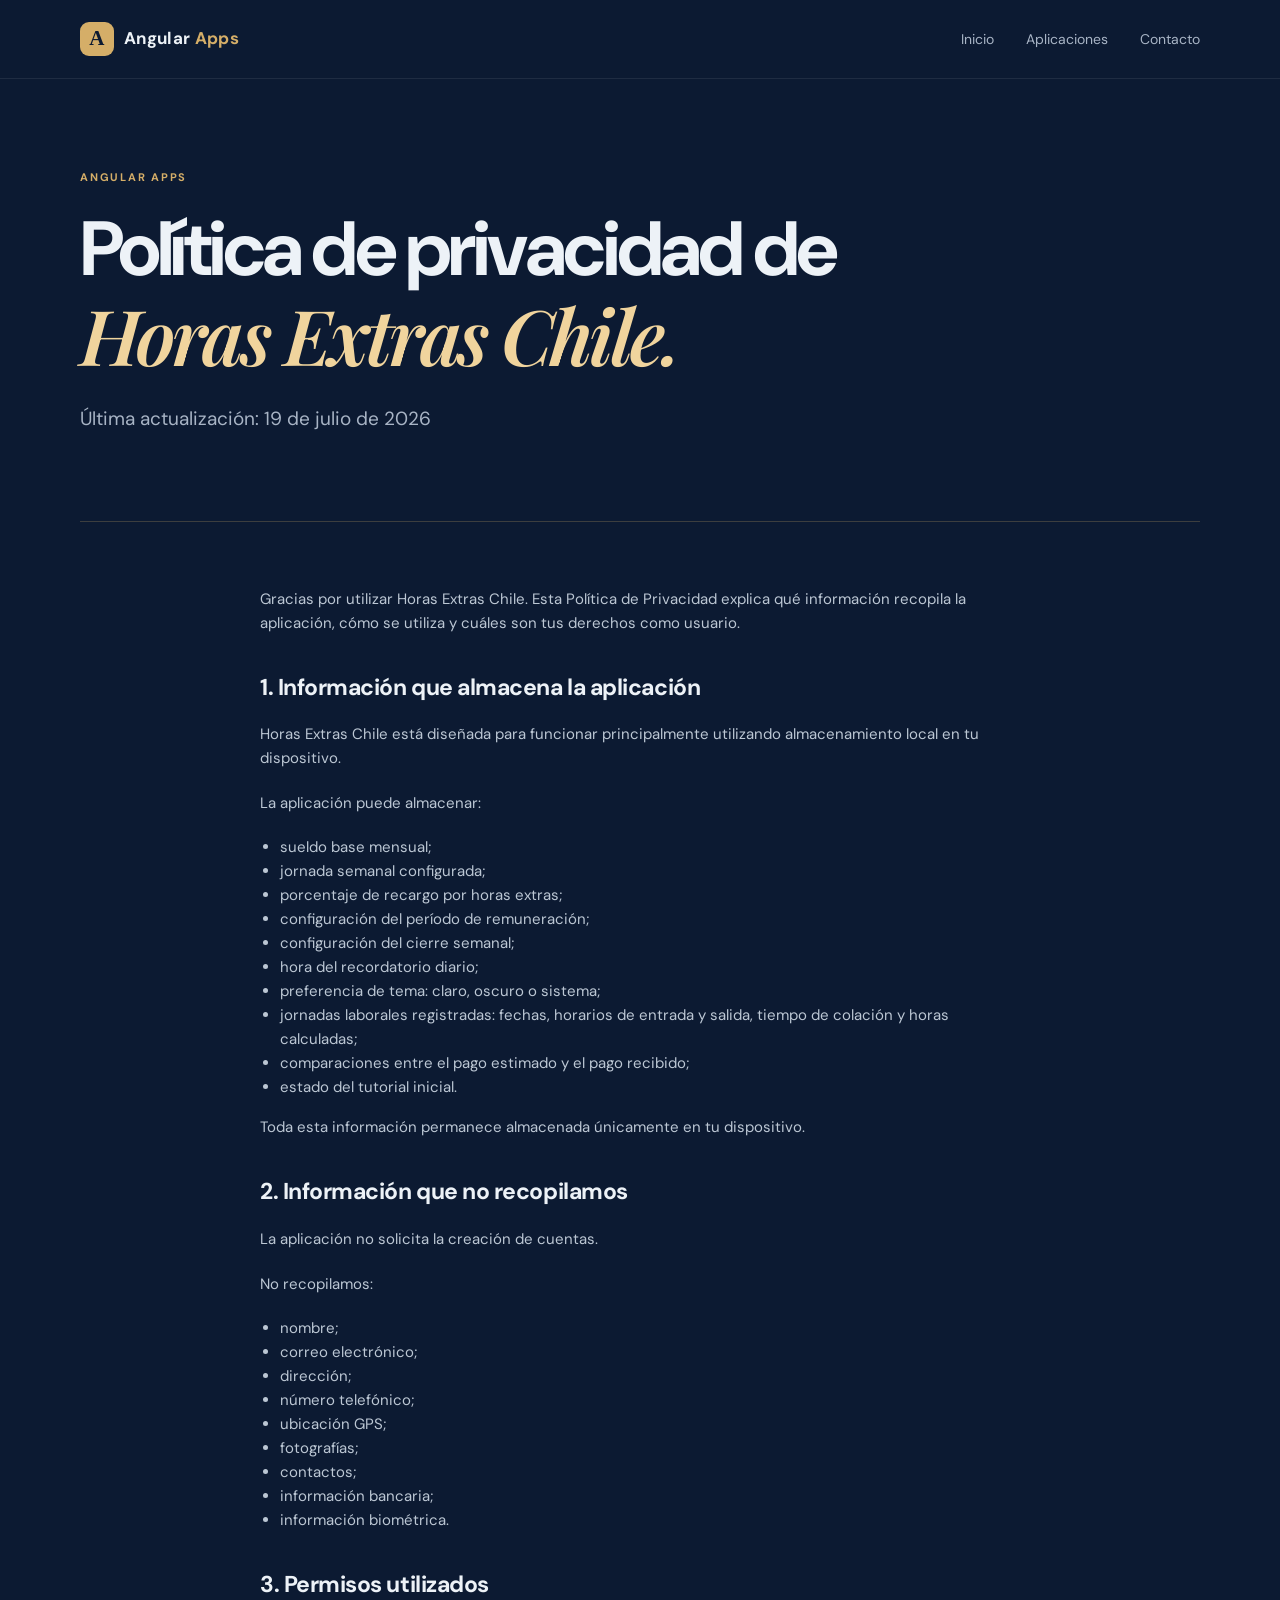
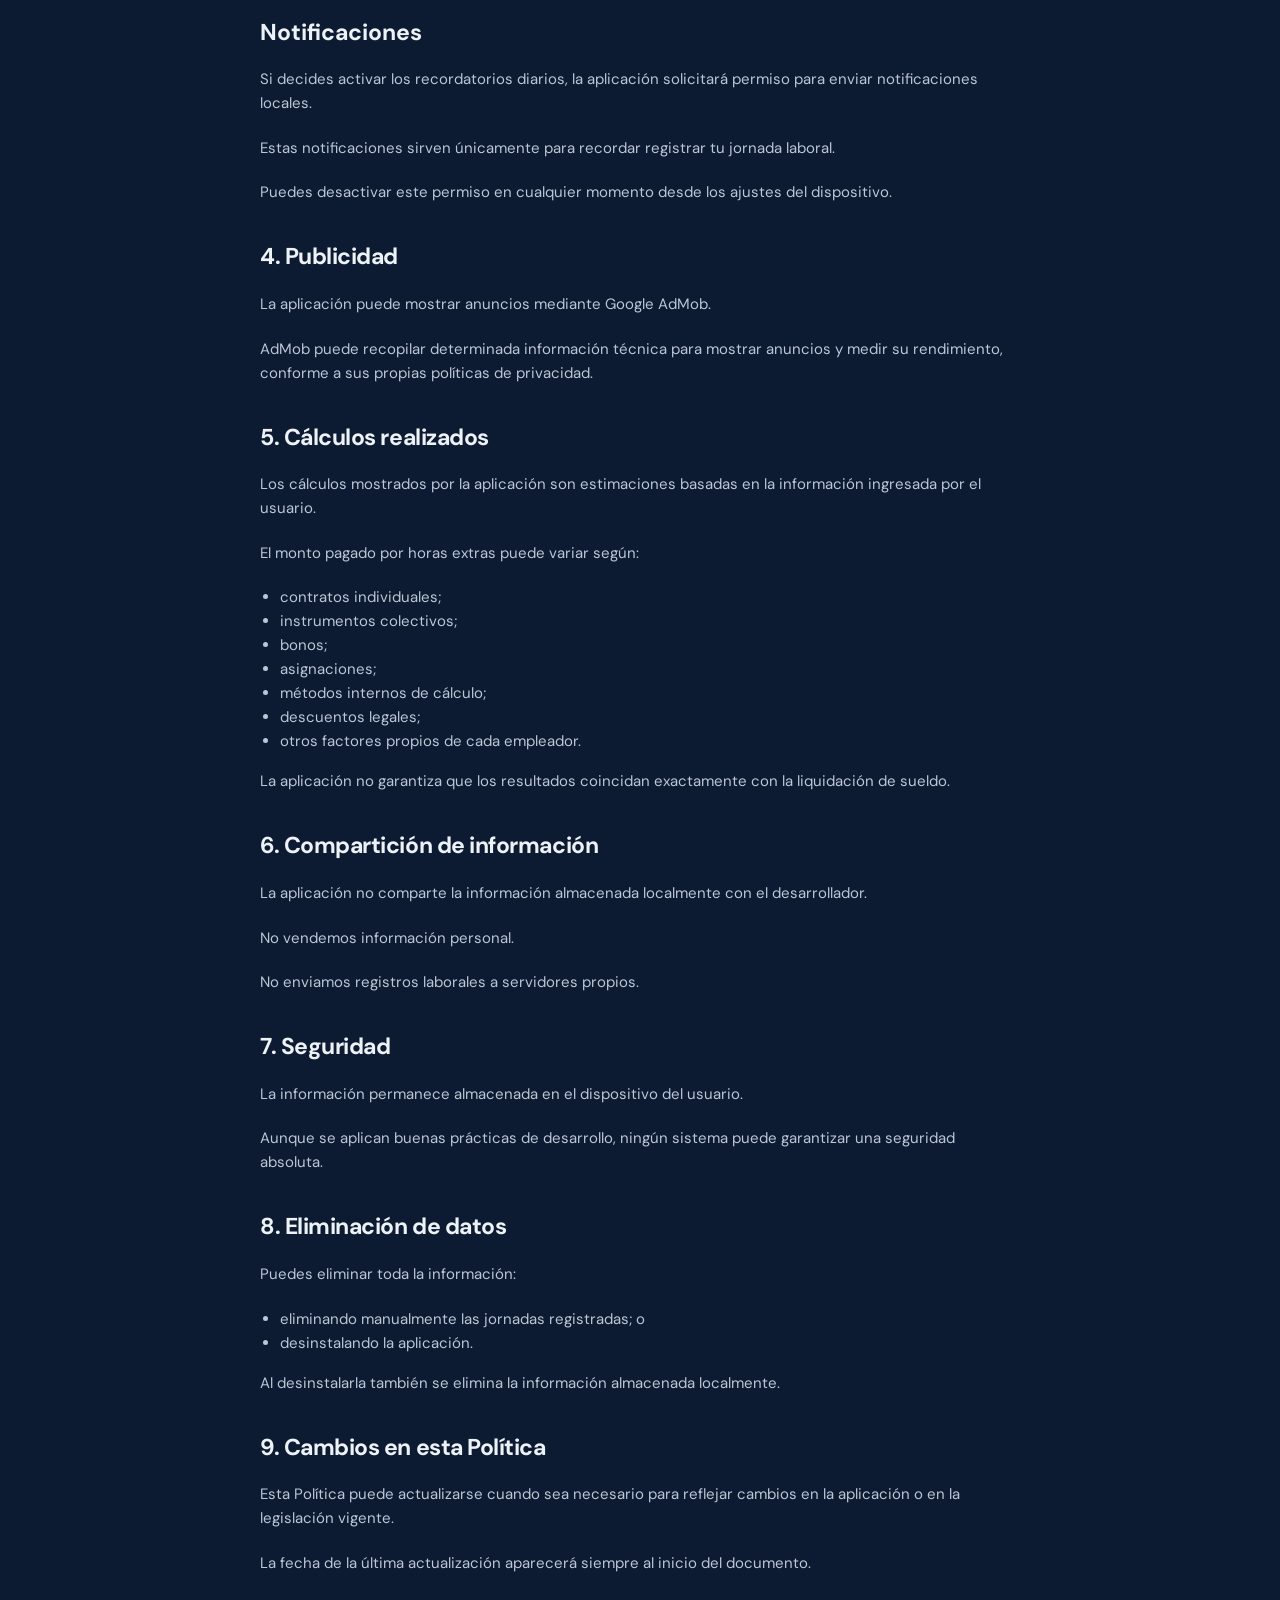
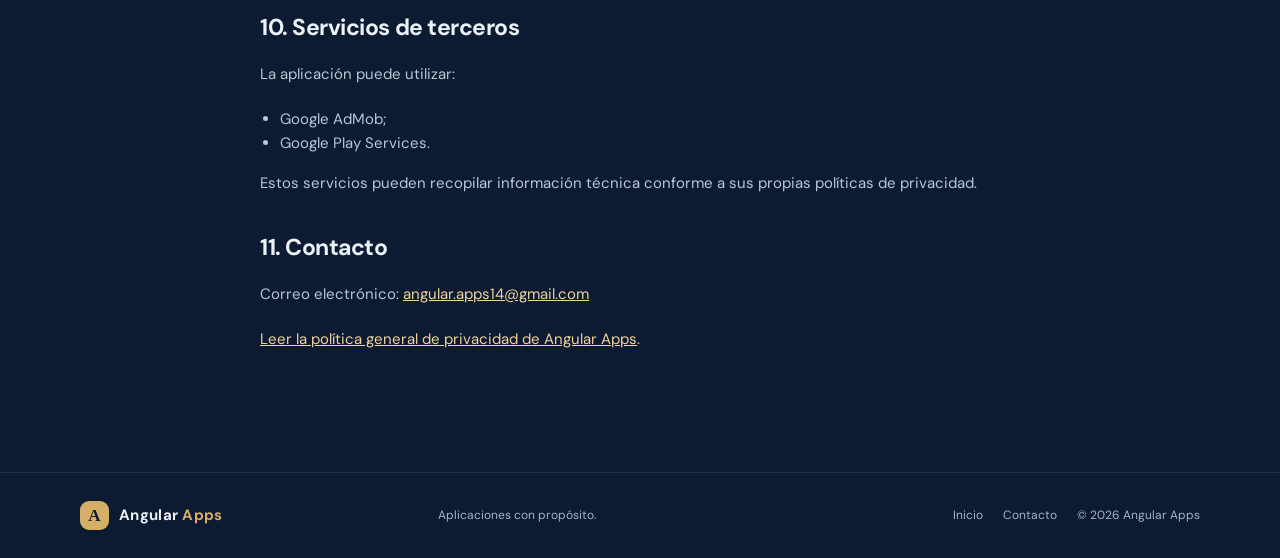
<file: privacidad-horas-extras-chile.html>
<!doctype html>
<html lang="es">
<head>
  <meta charset="utf-8">
  <meta name="viewport" content="width=device-width, initial-scale=1">
  <meta name="description" content="Política de privacidad de Horas Extras Chile: información local, permisos, publicidad y derechos del usuario.">
  <title>Política de privacidad de Horas Extras Chile | Angular Apps</title>
  <link rel="icon" href="assets/logo/favicon.svg" type="image/svg+xml">
  <link rel="stylesheet" href="styles.css">
</head>
<body>
  <header class="site-header"><div class="container nav-wrap"><a class="brand" href="index.html" aria-label="Angular Apps, inicio"><span class="brand-mark">A</span><span>Angular <em>Apps</em></span></a><button class="menu-toggle" type="button" aria-expanded="false" aria-controls="main-nav" aria-label="Abrir menú">☰</button><nav id="main-nav" class="main-nav" aria-label="Navegación principal"><a href="index.html">Inicio</a><a href="apps/defensa-del-evangelio.html">Aplicaciones</a><a href="contacto.html">Contacto</a></nav></div></header>
  <main>
    <section class="legal-hero container"><p class="eyebrow">Angular Apps</p><h1>Política de privacidad de<br><span>Horas Extras Chile.</span></h1><p class="hero-lead">Última actualización: 19 de julio de 2026</p></section>
    <article class="legal-content container">
      <p>Gracias por utilizar Horas Extras Chile. Esta Política de Privacidad explica qué información recopila la aplicación, cómo se utiliza y cuáles son tus derechos como usuario.</p>

      <h2>1. Información que almacena la aplicación</h2>
      <p>Horas Extras Chile está diseñada para funcionar principalmente utilizando almacenamiento local en tu dispositivo.</p>
      <p>La aplicación puede almacenar:</p>
      <ul>
        <li>sueldo base mensual;</li>
        <li>jornada semanal configurada;</li>
        <li>porcentaje de recargo por horas extras;</li>
        <li>configuración del período de remuneración;</li>
        <li>configuración del cierre semanal;</li>
        <li>hora del recordatorio diario;</li>
        <li>preferencia de tema: claro, oscuro o sistema;</li>
        <li>jornadas laborales registradas: fechas, horarios de entrada y salida, tiempo de colación y horas calculadas;</li>
        <li>comparaciones entre el pago estimado y el pago recibido;</li>
        <li>estado del tutorial inicial.</li>
      </ul>
      <p>Toda esta información permanece almacenada únicamente en tu dispositivo.</p>

      <h2>2. Información que no recopilamos</h2>
      <p>La aplicación no solicita la creación de cuentas.</p>
      <p>No recopilamos:</p>
      <ul>
        <li>nombre;</li>
        <li>correo electrónico;</li>
        <li>dirección;</li>
        <li>número telefónico;</li>
        <li>ubicación GPS;</li>
        <li>fotografías;</li>
        <li>contactos;</li>
        <li>información bancaria;</li>
        <li>información biométrica.</li>
      </ul>

      <h2>3. Permisos utilizados</h2>
      <h3>Notificaciones</h3>
      <p>Si decides activar los recordatorios diarios, la aplicación solicitará permiso para enviar notificaciones locales.</p>
      <p>Estas notificaciones sirven únicamente para recordar registrar tu jornada laboral.</p>
      <p>Puedes desactivar este permiso en cualquier momento desde los ajustes del dispositivo.</p>

      <h2>4. Publicidad</h2>
      <p>La aplicación puede mostrar anuncios mediante Google AdMob.</p>
      <p>AdMob puede recopilar determinada información técnica para mostrar anuncios y medir su rendimiento, conforme a sus propias políticas de privacidad.</p>

      <h2>5. Cálculos realizados</h2>
      <p>Los cálculos mostrados por la aplicación son estimaciones basadas en la información ingresada por el usuario.</p>
      <p>El monto pagado por horas extras puede variar según:</p>
      <ul>
        <li>contratos individuales;</li>
        <li>instrumentos colectivos;</li>
        <li>bonos;</li>
        <li>asignaciones;</li>
        <li>métodos internos de cálculo;</li>
        <li>descuentos legales;</li>
        <li>otros factores propios de cada empleador.</li>
      </ul>
      <p>La aplicación no garantiza que los resultados coincidan exactamente con la liquidación de sueldo.</p>

      <h2>6. Compartición de información</h2>
      <p>La aplicación no comparte la información almacenada localmente con el desarrollador.</p>
      <p>No vendemos información personal.</p>
      <p>No enviamos registros laborales a servidores propios.</p>

      <h2>7. Seguridad</h2>
      <p>La información permanece almacenada en el dispositivo del usuario.</p>
      <p>Aunque se aplican buenas prácticas de desarrollo, ningún sistema puede garantizar una seguridad absoluta.</p>

      <h2>8. Eliminación de datos</h2>
      <p>Puedes eliminar toda la información:</p>
      <ul>
        <li>eliminando manualmente las jornadas registradas; o</li>
        <li>desinstalando la aplicación.</li>
      </ul>
      <p>Al desinstalarla también se elimina la información almacenada localmente.</p>

      <h2>9. Cambios en esta Política</h2>
      <p>Esta Política puede actualizarse cuando sea necesario para reflejar cambios en la aplicación o en la legislación vigente.</p>
      <p>La fecha de la última actualización aparecerá siempre al inicio del documento.</p>

      <h2>10. Servicios de terceros</h2>
      <p>La aplicación puede utilizar:</p>
      <ul>
        <li>Google AdMob;</li>
        <li>Google Play Services.</li>
      </ul>
      <p>Estos servicios pueden recopilar información técnica conforme a sus propias políticas de privacidad.</p>

      <h2>11. Contacto</h2>
      <p>Correo electrónico: <a href="mailto:angular.apps14@gmail.com">angular.apps14@gmail.com</a></p>
      <p><a href="privacidad.html">Leer la política general de privacidad de Angular Apps</a>.</p>
    </article>
  </main>
  <footer class="site-footer"><div class="container footer-wrap"><a class="brand" href="index.html"><span class="brand-mark">A</span><span>Angular <em>Apps</em></span></a><p>Aplicaciones con propósito.</p><div><a href="index.html">Inicio</a><a href="contacto.html">Contacto</a><small>© 2026 Angular Apps</small></div></div></footer><script src="script.js"></script>
</body>
</html>
</file>
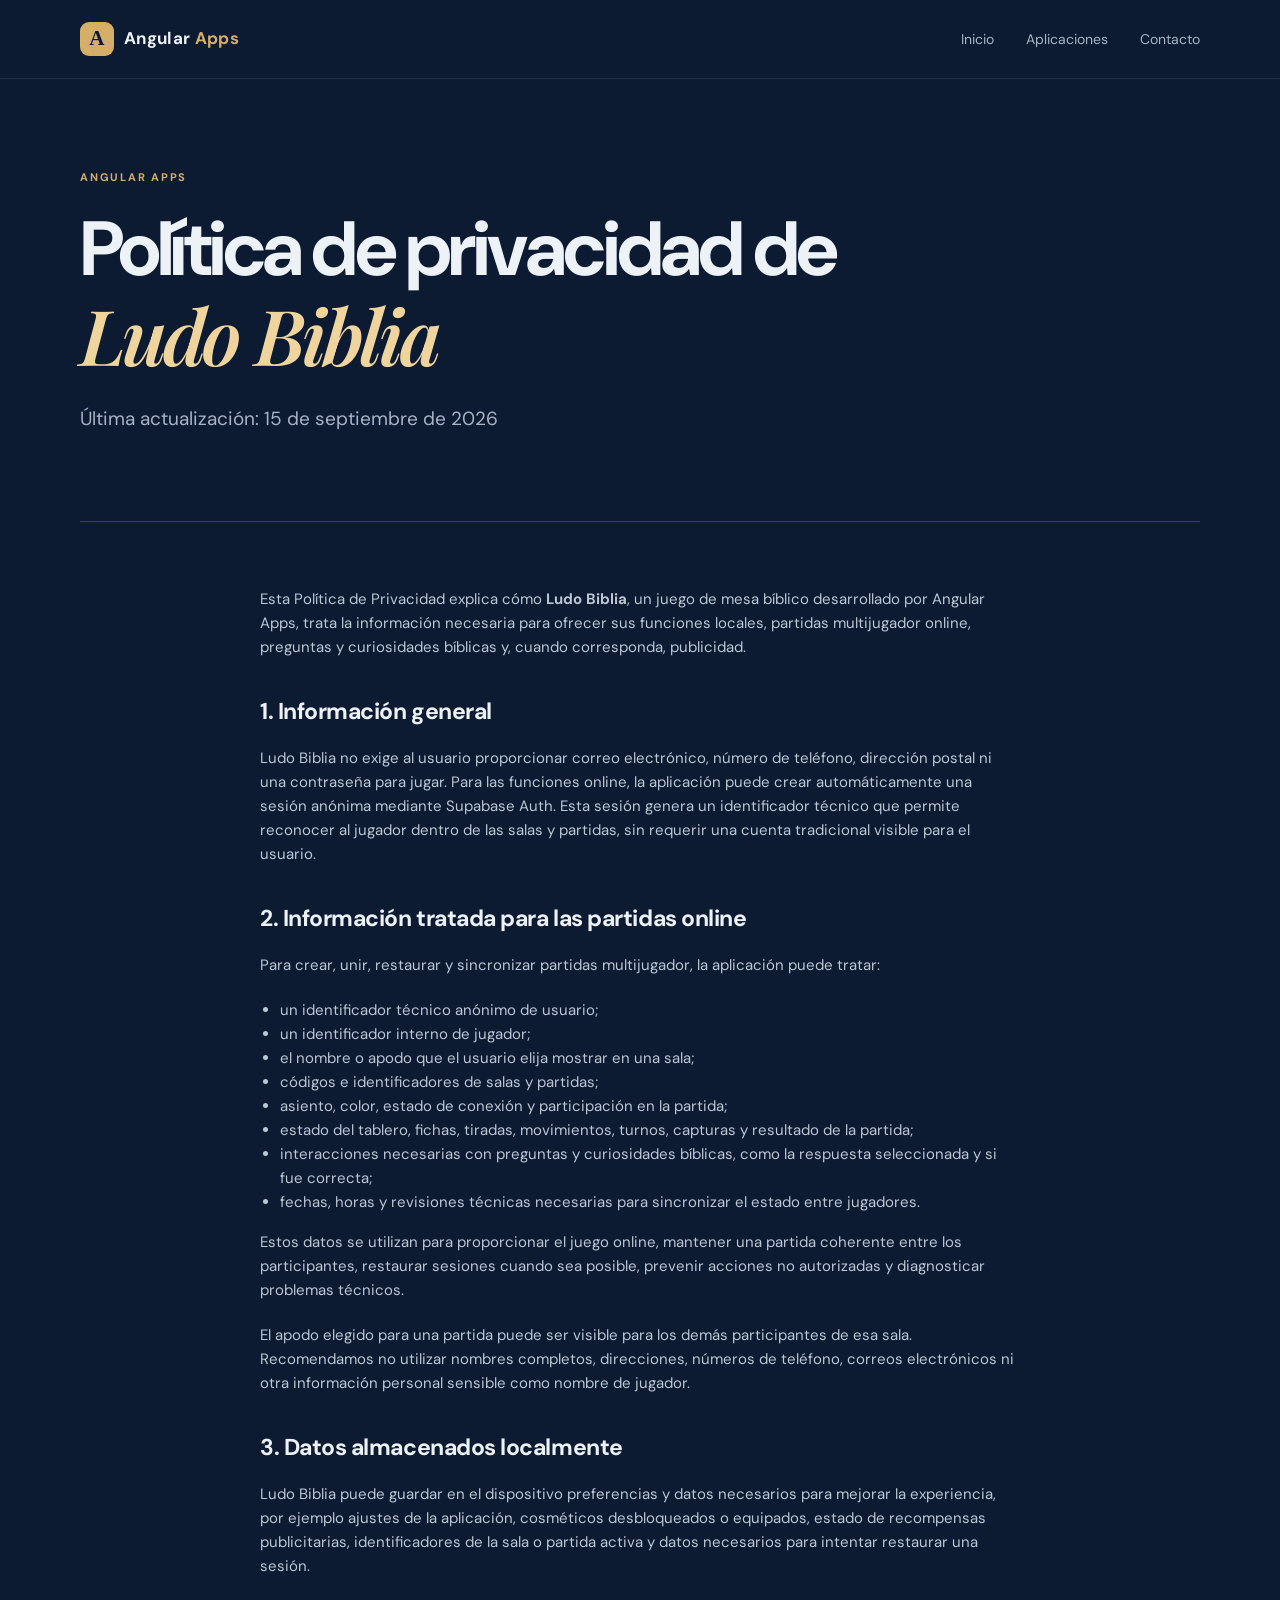
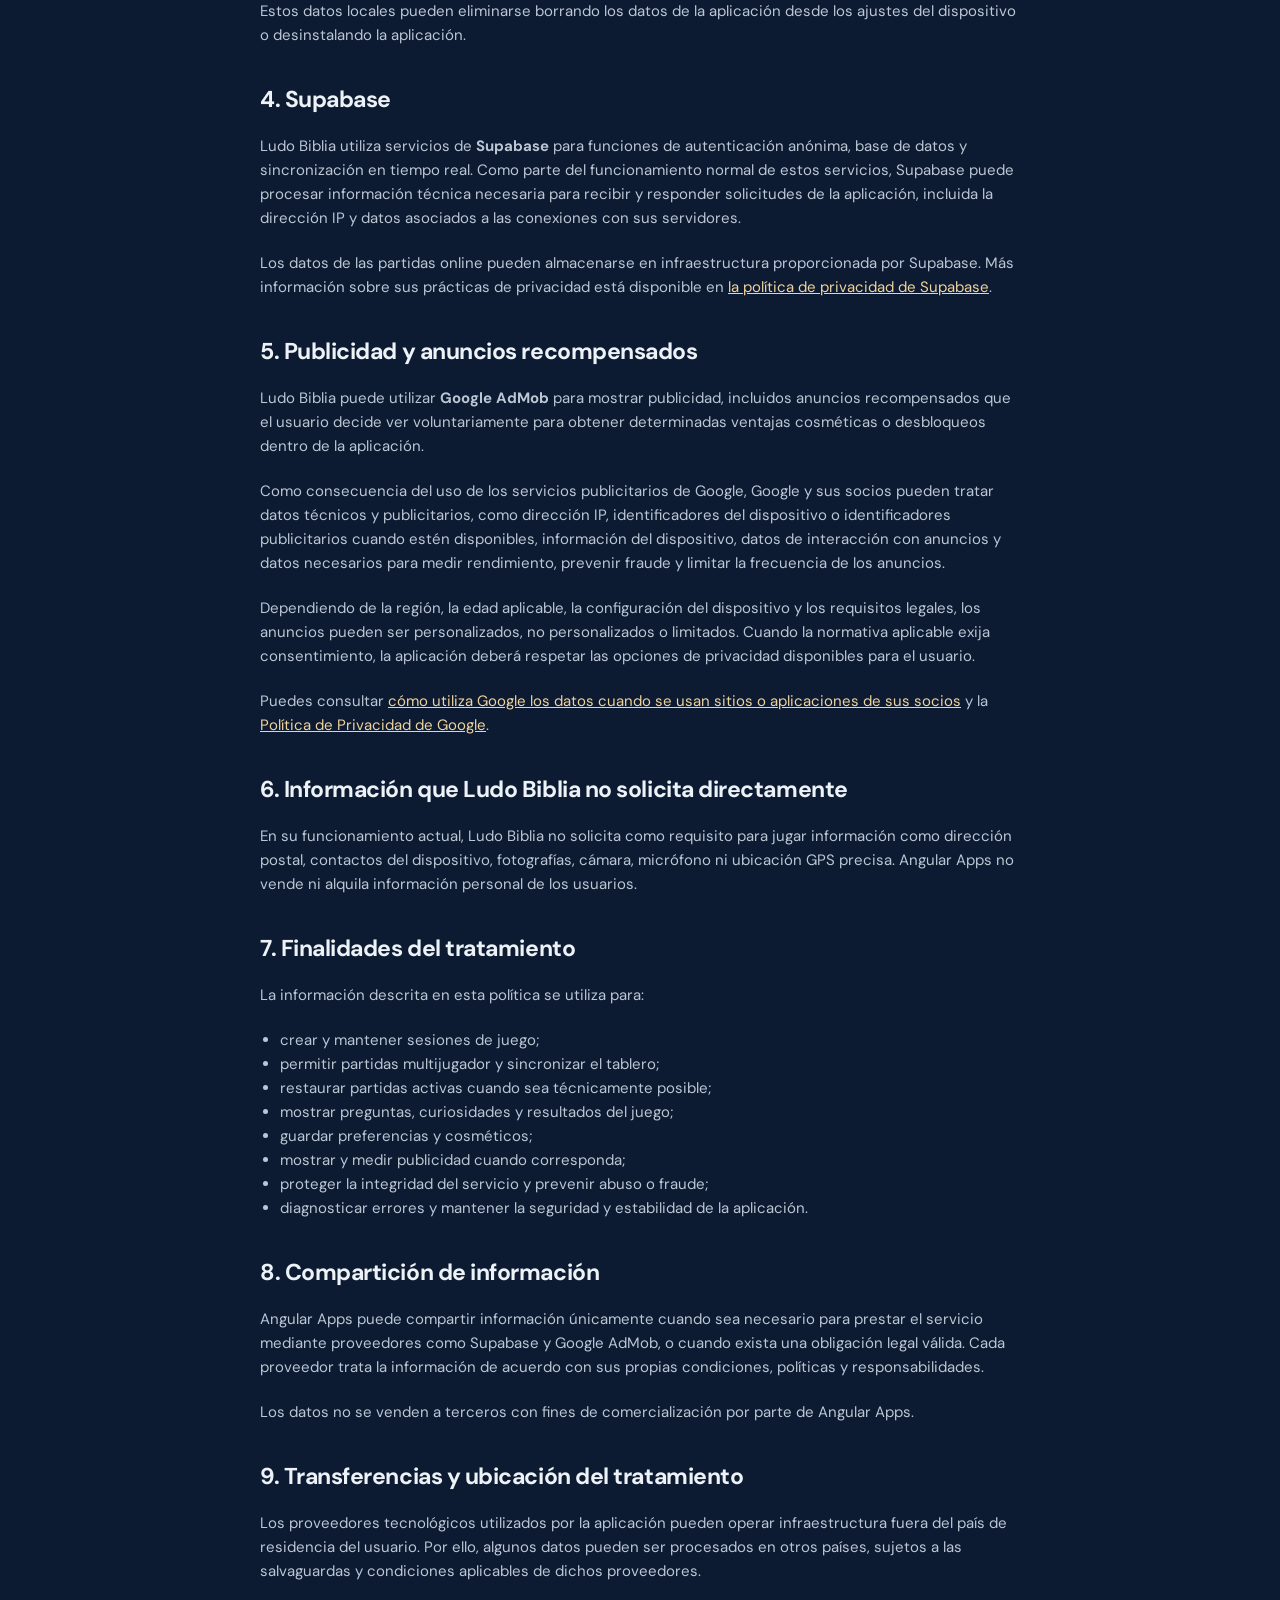
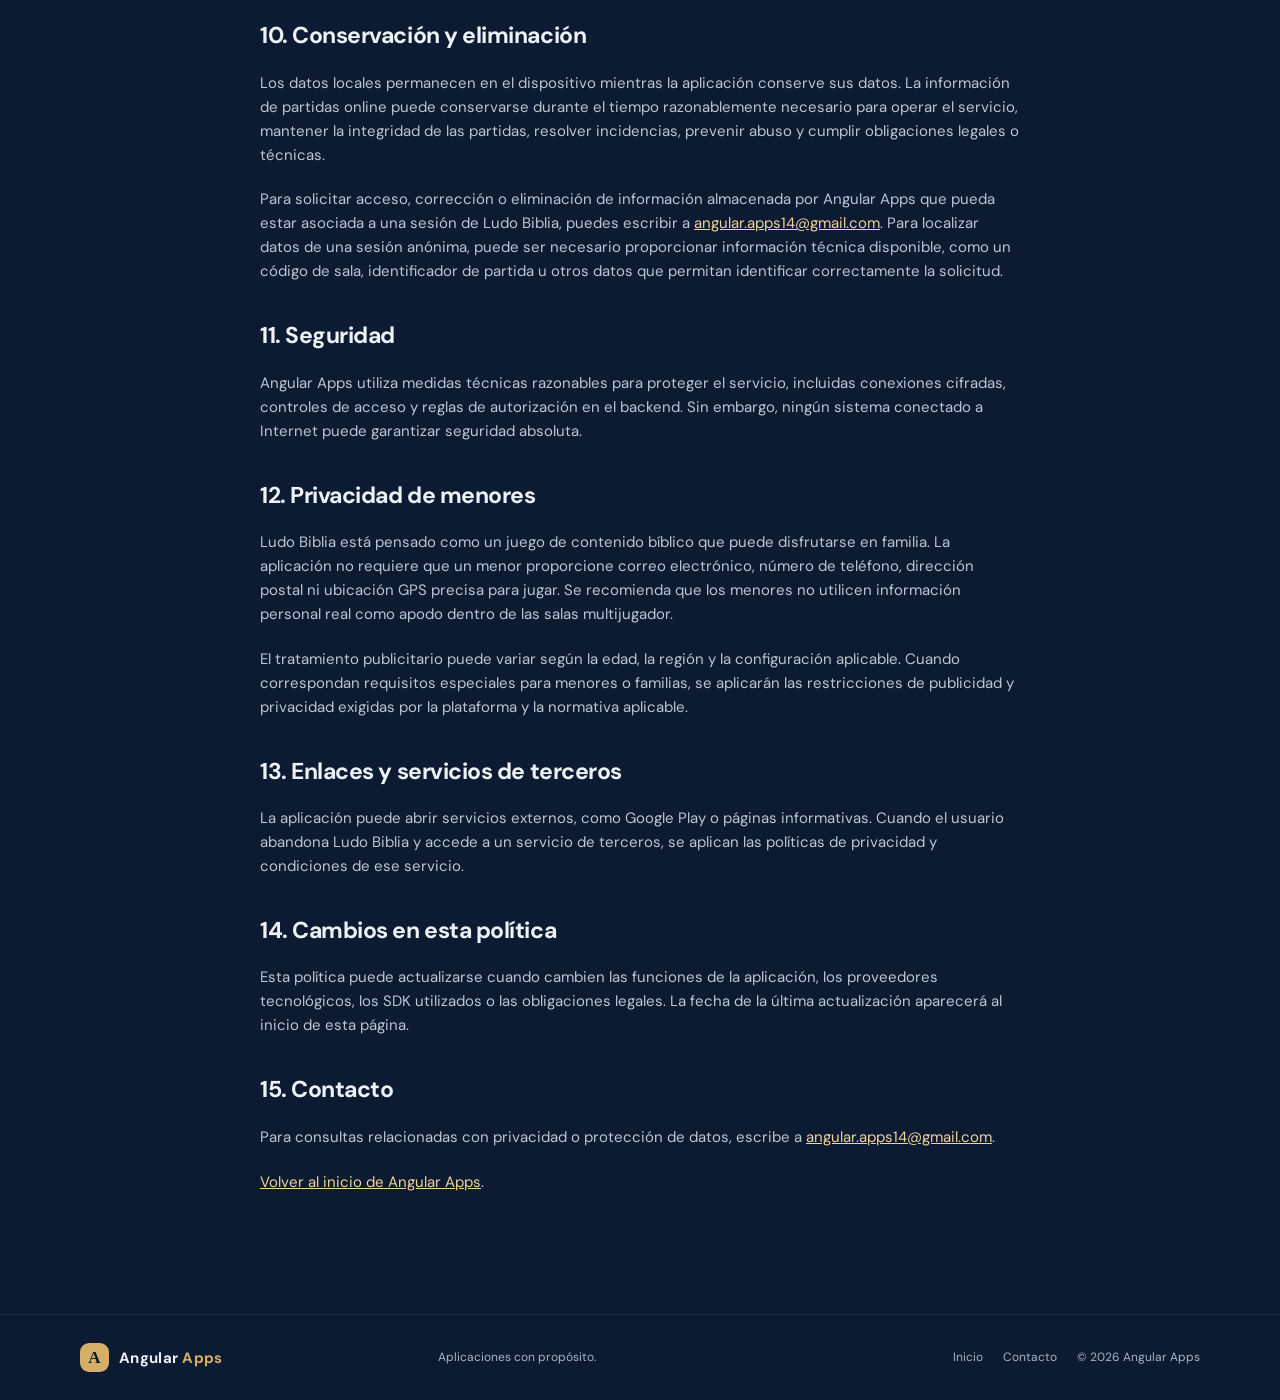
<file: privacidad-ludo-biblia.html>
<!doctype html>
<html lang="es">
<head>
  <meta charset="utf-8">
  <meta name="viewport" content="width=device-width, initial-scale=1">
  <meta name="description" content="Política de privacidad de Ludo Biblia, publicada por Angular Apps.">
  <title>Política de privacidad de Ludo Biblia | Angular Apps</title>
  <link rel="canonical" href="https://angularapps14.github.io/bastian-apps/privacidad-ludo-biblia.html">
  <link rel="icon" href="assets/logo/favicon.svg" type="image/svg+xml">
  <link rel="stylesheet" href="styles.css">
</head>
<body>
  <header class="site-header">
    <div class="container nav-wrap">
      <a class="brand" href="index.html" aria-label="Angular Apps, inicio">
        <span class="brand-mark">A</span><span>Angular <em>Apps</em></span>
      </a>
      <button class="menu-toggle" type="button" aria-expanded="false" aria-controls="main-nav" aria-label="Abrir menú">☰</button>
      <nav id="main-nav" class="main-nav" aria-label="Navegación principal">
        <a href="index.html">Inicio</a>
        <a href="index.html#aplicaciones">Aplicaciones</a>
        <a href="contacto.html">Contacto</a>
      </nav>
    </div>
  </header>

  <main>
    <section class="legal-hero container">
      <p class="eyebrow">Angular Apps</p>
      <h1>Política de privacidad de<br><span>Ludo Biblia</span></h1>
      <p class="hero-lead">Última actualización: 15 de septiembre de 2026</p>
    </section>

    <article class="legal-content container">
      <p>Esta Política de Privacidad explica cómo <strong>Ludo Biblia</strong>, un juego de mesa bíblico desarrollado por Angular Apps, trata la información necesaria para ofrecer sus funciones locales, partidas multijugador online, preguntas y curiosidades bíblicas y, cuando corresponda, publicidad.</p>

      <h2>1. Información general</h2>
      <p>Ludo Biblia no exige al usuario proporcionar correo electrónico, número de teléfono, dirección postal ni una contraseña para jugar. Para las funciones online, la aplicación puede crear automáticamente una sesión anónima mediante Supabase Auth. Esta sesión genera un identificador técnico que permite reconocer al jugador dentro de las salas y partidas, sin requerir una cuenta tradicional visible para el usuario.</p>

      <h2>2. Información tratada para las partidas online</h2>
      <p>Para crear, unir, restaurar y sincronizar partidas multijugador, la aplicación puede tratar:</p>
      <ul>
        <li>un identificador técnico anónimo de usuario;</li>
        <li>un identificador interno de jugador;</li>
        <li>el nombre o apodo que el usuario elija mostrar en una sala;</li>
        <li>códigos e identificadores de salas y partidas;</li>
        <li>asiento, color, estado de conexión y participación en la partida;</li>
        <li>estado del tablero, fichas, tiradas, movimientos, turnos, capturas y resultado de la partida;</li>
        <li>interacciones necesarias con preguntas y curiosidades bíblicas, como la respuesta seleccionada y si fue correcta;</li>
        <li>fechas, horas y revisiones técnicas necesarias para sincronizar el estado entre jugadores.</li>
      </ul>
      <p>Estos datos se utilizan para proporcionar el juego online, mantener una partida coherente entre los participantes, restaurar sesiones cuando sea posible, prevenir acciones no autorizadas y diagnosticar problemas técnicos.</p>
      <p>El apodo elegido para una partida puede ser visible para los demás participantes de esa sala. Recomendamos no utilizar nombres completos, direcciones, números de teléfono, correos electrónicos ni otra información personal sensible como nombre de jugador.</p>

      <h2>3. Datos almacenados localmente</h2>
      <p>Ludo Biblia puede guardar en el dispositivo preferencias y datos necesarios para mejorar la experiencia, por ejemplo ajustes de la aplicación, cosméticos desbloqueados o equipados, estado de recompensas publicitarias, identificadores de la sala o partida activa y datos necesarios para intentar restaurar una sesión.</p>
      <p>Estos datos locales pueden eliminarse borrando los datos de la aplicación desde los ajustes del dispositivo o desinstalando la aplicación.</p>

      <h2>4. Supabase</h2>
      <p>Ludo Biblia utiliza servicios de <strong>Supabase</strong> para funciones de autenticación anónima, base de datos y sincronización en tiempo real. Como parte del funcionamiento normal de estos servicios, Supabase puede procesar información técnica necesaria para recibir y responder solicitudes de la aplicación, incluida la dirección IP y datos asociados a las conexiones con sus servidores.</p>
      <p>Los datos de las partidas online pueden almacenarse en infraestructura proporcionada por Supabase. Más información sobre sus prácticas de privacidad está disponible en <a href="https://supabase.com/privacy" rel="noopener noreferrer">la política de privacidad de Supabase</a>.</p>

      <h2>5. Publicidad y anuncios recompensados</h2>
      <p>Ludo Biblia puede utilizar <strong>Google AdMob</strong> para mostrar publicidad, incluidos anuncios recompensados que el usuario decide ver voluntariamente para obtener determinadas ventajas cosméticas o desbloqueos dentro de la aplicación.</p>
      <p>Como consecuencia del uso de los servicios publicitarios de Google, Google y sus socios pueden tratar datos técnicos y publicitarios, como dirección IP, identificadores del dispositivo o identificadores publicitarios cuando estén disponibles, información del dispositivo, datos de interacción con anuncios y datos necesarios para medir rendimiento, prevenir fraude y limitar la frecuencia de los anuncios.</p>
      <p>Dependiendo de la región, la edad aplicable, la configuración del dispositivo y los requisitos legales, los anuncios pueden ser personalizados, no personalizados o limitados. Cuando la normativa aplicable exija consentimiento, la aplicación deberá respetar las opciones de privacidad disponibles para el usuario.</p>
      <p>Puedes consultar <a href="https://policies.google.com/technologies/partner-sites?hl=es" rel="noopener noreferrer">cómo utiliza Google los datos cuando se usan sitios o aplicaciones de sus socios</a> y la <a href="https://policies.google.com/privacy?hl=es" rel="noopener noreferrer">Política de Privacidad de Google</a>.</p>

      <h2>6. Información que Ludo Biblia no solicita directamente</h2>
      <p>En su funcionamiento actual, Ludo Biblia no solicita como requisito para jugar información como dirección postal, contactos del dispositivo, fotografías, cámara, micrófono ni ubicación GPS precisa. Angular Apps no vende ni alquila información personal de los usuarios.</p>

      <h2>7. Finalidades del tratamiento</h2>
      <p>La información descrita en esta política se utiliza para:</p>
      <ul>
        <li>crear y mantener sesiones de juego;</li>
        <li>permitir partidas multijugador y sincronizar el tablero;</li>
        <li>restaurar partidas activas cuando sea técnicamente posible;</li>
        <li>mostrar preguntas, curiosidades y resultados del juego;</li>
        <li>guardar preferencias y cosméticos;</li>
        <li>mostrar y medir publicidad cuando corresponda;</li>
        <li>proteger la integridad del servicio y prevenir abuso o fraude;</li>
        <li>diagnosticar errores y mantener la seguridad y estabilidad de la aplicación.</li>
      </ul>

      <h2>8. Compartición de información</h2>
      <p>Angular Apps puede compartir información únicamente cuando sea necesario para prestar el servicio mediante proveedores como Supabase y Google AdMob, o cuando exista una obligación legal válida. Cada proveedor trata la información de acuerdo con sus propias condiciones, políticas y responsabilidades.</p>
      <p>Los datos no se venden a terceros con fines de comercialización por parte de Angular Apps.</p>

      <h2>9. Transferencias y ubicación del tratamiento</h2>
      <p>Los proveedores tecnológicos utilizados por la aplicación pueden operar infraestructura fuera del país de residencia del usuario. Por ello, algunos datos pueden ser procesados en otros países, sujetos a las salvaguardas y condiciones aplicables de dichos proveedores.</p>

      <h2>10. Conservación y eliminación</h2>
      <p>Los datos locales permanecen en el dispositivo mientras la aplicación conserve sus datos. La información de partidas online puede conservarse durante el tiempo razonablemente necesario para operar el servicio, mantener la integridad de las partidas, resolver incidencias, prevenir abuso y cumplir obligaciones legales o técnicas.</p>
      <p>Para solicitar acceso, corrección o eliminación de información almacenada por Angular Apps que pueda estar asociada a una sesión de Ludo Biblia, puedes escribir a <a href="mailto:angular.apps14@gmail.com">angular.apps14@gmail.com</a>. Para localizar datos de una sesión anónima, puede ser necesario proporcionar información técnica disponible, como un código de sala, identificador de partida u otros datos que permitan identificar correctamente la solicitud.</p>

      <h2>11. Seguridad</h2>
      <p>Angular Apps utiliza medidas técnicas razonables para proteger el servicio, incluidas conexiones cifradas, controles de acceso y reglas de autorización en el backend. Sin embargo, ningún sistema conectado a Internet puede garantizar seguridad absoluta.</p>

      <h2>12. Privacidad de menores</h2>
      <p>Ludo Biblia está pensado como un juego de contenido bíblico que puede disfrutarse en familia. La aplicación no requiere que un menor proporcione correo electrónico, número de teléfono, dirección postal ni ubicación GPS precisa para jugar. Se recomienda que los menores no utilicen información personal real como apodo dentro de las salas multijugador.</p>
      <p>El tratamiento publicitario puede variar según la edad, la región y la configuración aplicable. Cuando correspondan requisitos especiales para menores o familias, se aplicarán las restricciones de publicidad y privacidad exigidas por la plataforma y la normativa aplicable.</p>

      <h2>13. Enlaces y servicios de terceros</h2>
      <p>La aplicación puede abrir servicios externos, como Google Play o páginas informativas. Cuando el usuario abandona Ludo Biblia y accede a un servicio de terceros, se aplican las políticas de privacidad y condiciones de ese servicio.</p>

      <h2>14. Cambios en esta política</h2>
      <p>Esta política puede actualizarse cuando cambien las funciones de la aplicación, los proveedores tecnológicos, los SDK utilizados o las obligaciones legales. La fecha de la última actualización aparecerá al inicio de esta página.</p>

      <h2>15. Contacto</h2>
      <p>Para consultas relacionadas con privacidad o protección de datos, escribe a <a href="mailto:angular.apps14@gmail.com">angular.apps14@gmail.com</a>.</p>
      <p><a href="index.html">Volver al inicio de Angular Apps</a>.</p>
    </article>
  </main>

  <footer class="site-footer">
    <div class="container footer-wrap">
      <a class="brand" href="index.html"><span class="brand-mark">A</span><span>Angular <em>Apps</em></span></a>
      <p>Aplicaciones con propósito.</p>
      <div><a href="index.html">Inicio</a><a href="contacto.html">Contacto</a><small>© 2026 Angular Apps</small></div>
    </div>
  </footer>
  <script src="script.js"></script>
</body>
</html>
</file>
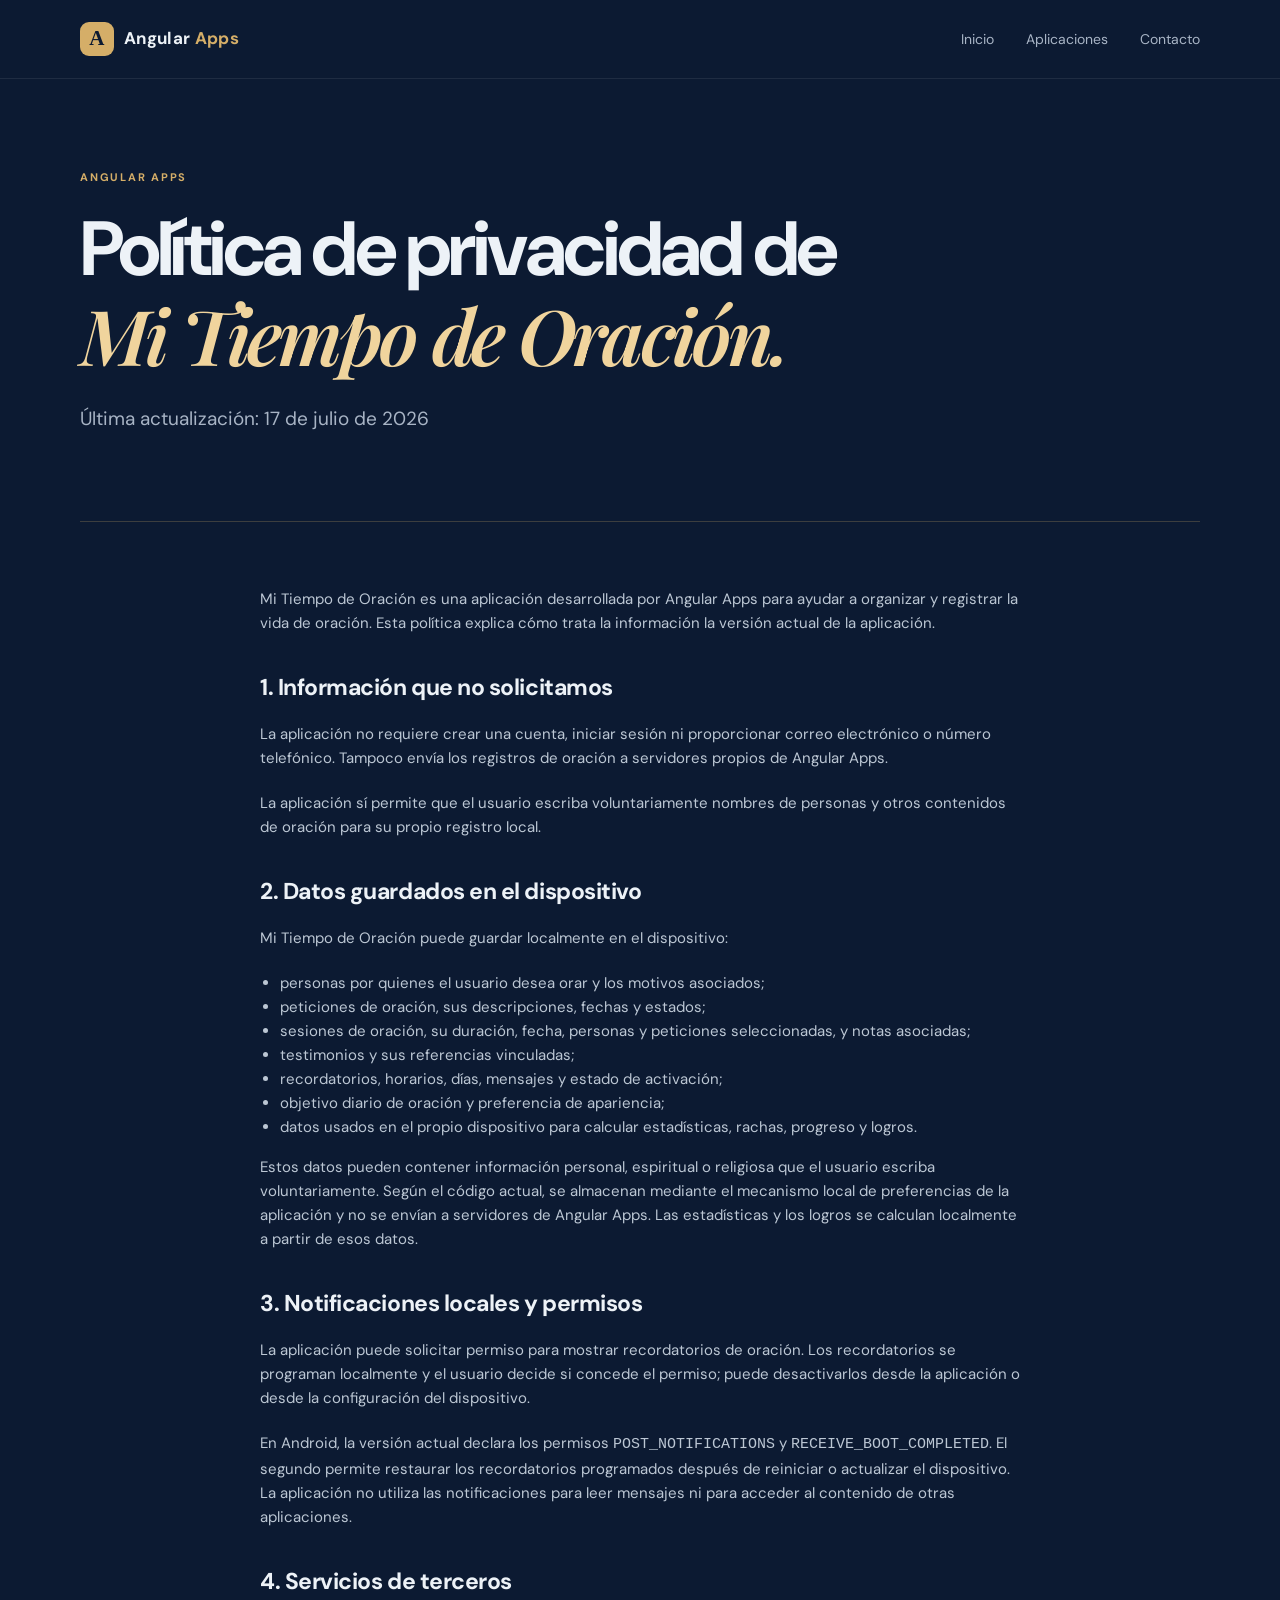
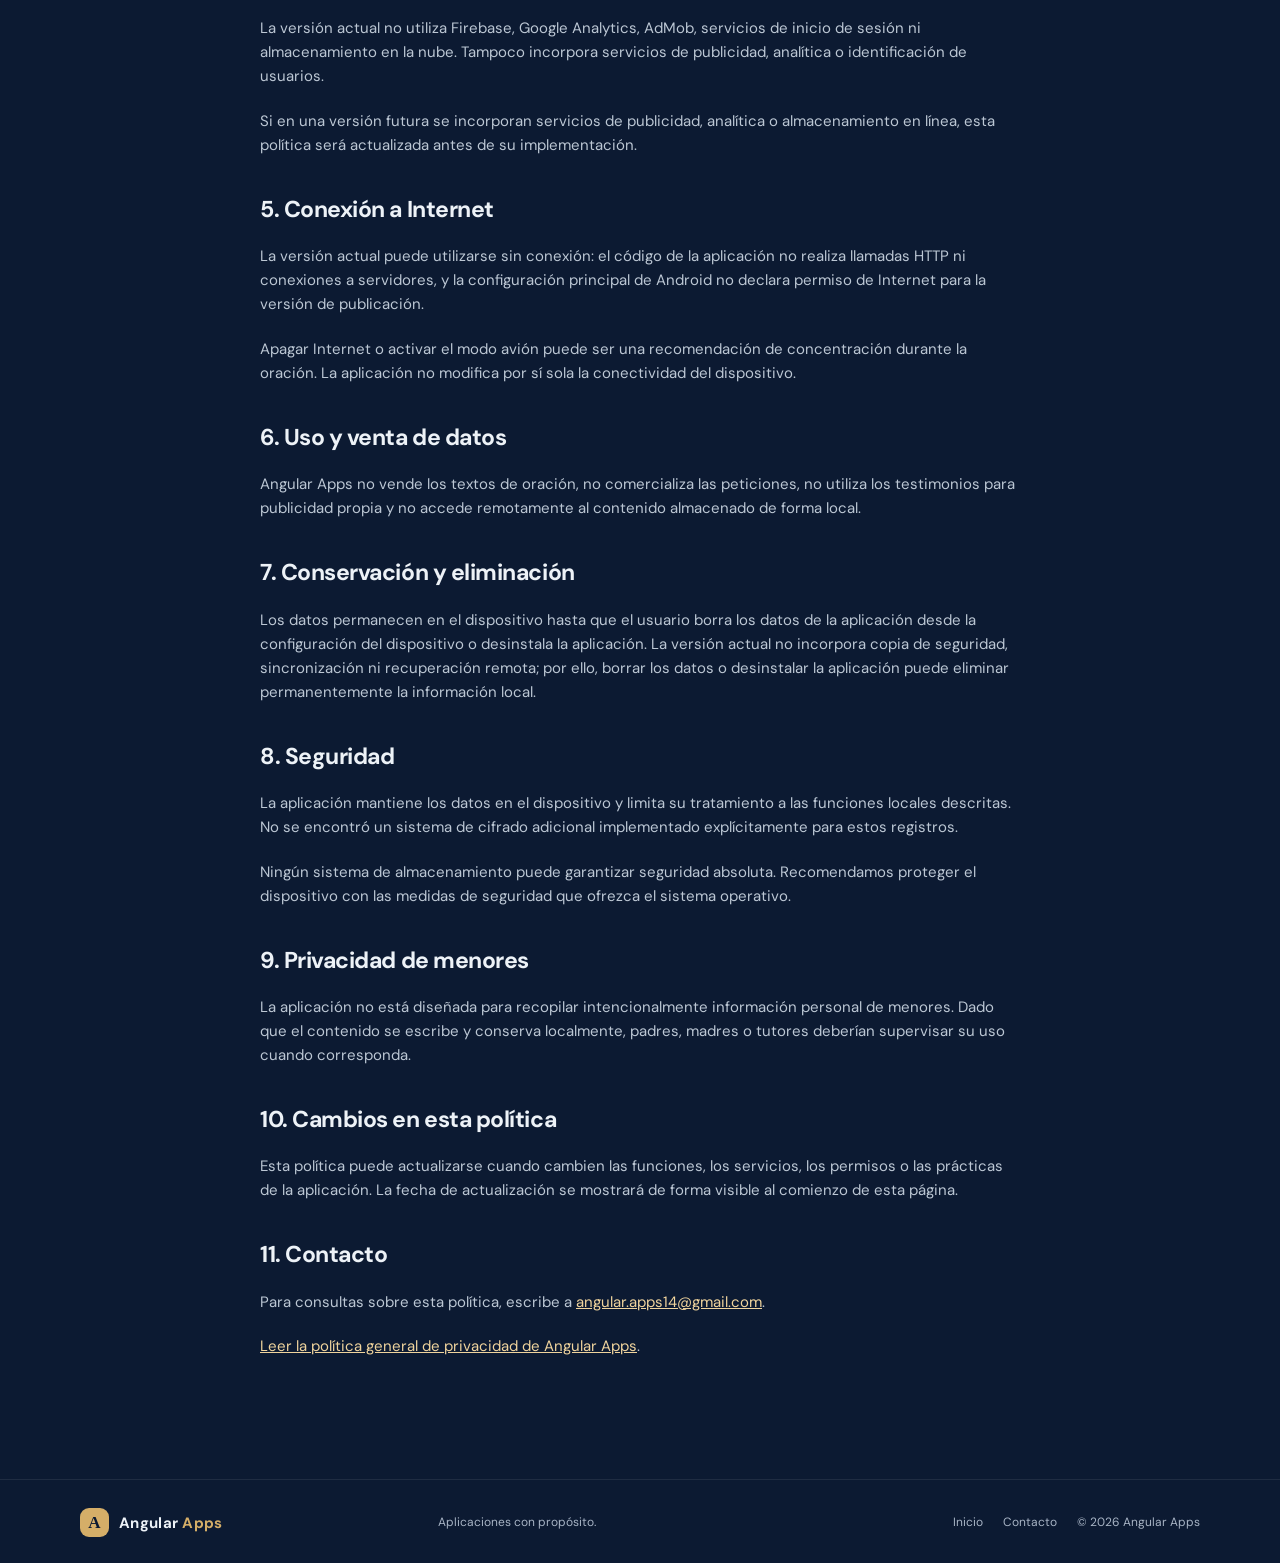
<file: privacidad-mi-tiempo-de-oracion.html>
<!doctype html>
<html lang="es">
<head>
  <meta charset="utf-8">
  <meta name="viewport" content="width=device-width, initial-scale=1">
  <meta name="description" content="Conoce cómo Mi Tiempo de Oración almacena y protege tus sesiones, peticiones, recordatorios y notas de oración.">
  <title>Política de privacidad de Mi Tiempo de Oración | Angular Apps</title>
  <link rel="icon" href="assets/logo/favicon.svg" type="image/svg+xml">
  <link rel="stylesheet" href="styles.css">
</head>
<body>
  <header class="site-header"><div class="container nav-wrap"><a class="brand" href="index.html" aria-label="Angular Apps, inicio"><span class="brand-mark">A</span><span>Angular <em>Apps</em></span></a><button class="menu-toggle" type="button" aria-expanded="false" aria-controls="main-nav" aria-label="Abrir menú">☰</button><nav id="main-nav" class="main-nav" aria-label="Navegación principal"><a href="index.html">Inicio</a><a href="apps/defensa-del-evangelio.html">Aplicaciones</a><a href="contacto.html">Contacto</a></nav></div></header>
  <main>
    <section class="legal-hero container"><p class="eyebrow">Angular Apps</p><h1>Política de privacidad de<br><span>Mi Tiempo de Oración.</span></h1><p class="hero-lead">Última actualización: 17 de julio de 2026</p></section>
    <article class="legal-content container">
      <p>Mi Tiempo de Oración es una aplicación desarrollada por Angular Apps para ayudar a organizar y registrar la vida de oración. Esta política explica cómo trata la información la versión actual de la aplicación.</p>

      <h2>1. Información que no solicitamos</h2>
      <p>La aplicación no requiere crear una cuenta, iniciar sesión ni proporcionar correo electrónico o número telefónico. Tampoco envía los registros de oración a servidores propios de Angular Apps.</p>
      <p>La aplicación sí permite que el usuario escriba voluntariamente nombres de personas y otros contenidos de oración para su propio registro local.</p>

      <h2>2. Datos guardados en el dispositivo</h2>
      <p>Mi Tiempo de Oración puede guardar localmente en el dispositivo:</p>
      <ul>
        <li>personas por quienes el usuario desea orar y los motivos asociados;</li>
        <li>peticiones de oración, sus descripciones, fechas y estados;</li>
        <li>sesiones de oración, su duración, fecha, personas y peticiones seleccionadas, y notas asociadas;</li>
        <li>testimonios y sus referencias vinculadas;</li>
        <li>recordatorios, horarios, días, mensajes y estado de activación;</li>
        <li>objetivo diario de oración y preferencia de apariencia;</li>
        <li>datos usados en el propio dispositivo para calcular estadísticas, rachas, progreso y logros.</li>
      </ul>
      <p>Estos datos pueden contener información personal, espiritual o religiosa que el usuario escriba voluntariamente. Según el código actual, se almacenan mediante el mecanismo local de preferencias de la aplicación y no se envían a servidores de Angular Apps. Las estadísticas y los logros se calculan localmente a partir de esos datos.</p>

      <h2>3. Notificaciones locales y permisos</h2>
      <p>La aplicación puede solicitar permiso para mostrar recordatorios de oración. Los recordatorios se programan localmente y el usuario decide si concede el permiso; puede desactivarlos desde la aplicación o desde la configuración del dispositivo.</p>
      <p>En Android, la versión actual declara los permisos <code>POST_NOTIFICATIONS</code> y <code>RECEIVE_BOOT_COMPLETED</code>. El segundo permite restaurar los recordatorios programados después de reiniciar o actualizar el dispositivo. La aplicación no utiliza las notificaciones para leer mensajes ni para acceder al contenido de otras aplicaciones.</p>

      <h2>4. Servicios de terceros</h2>
      <p>La versión actual no utiliza Firebase, Google Analytics, AdMob, servicios de inicio de sesión ni almacenamiento en la nube. Tampoco incorpora servicios de publicidad, analítica o identificación de usuarios.</p>
      <p>Si en una versión futura se incorporan servicios de publicidad, analítica o almacenamiento en línea, esta política será actualizada antes de su implementación.</p>

      <h2>5. Conexión a Internet</h2>
      <p>La versión actual puede utilizarse sin conexión: el código de la aplicación no realiza llamadas HTTP ni conexiones a servidores, y la configuración principal de Android no declara permiso de Internet para la versión de publicación.</p>
      <p>Apagar Internet o activar el modo avión puede ser una recomendación de concentración durante la oración. La aplicación no modifica por sí sola la conectividad del dispositivo.</p>

      <h2>6. Uso y venta de datos</h2>
      <p>Angular Apps no vende los textos de oración, no comercializa las peticiones, no utiliza los testimonios para publicidad propia y no accede remotamente al contenido almacenado de forma local.</p>

      <h2>7. Conservación y eliminación</h2>
      <p>Los datos permanecen en el dispositivo hasta que el usuario borra los datos de la aplicación desde la configuración del dispositivo o desinstala la aplicación. La versión actual no incorpora copia de seguridad, sincronización ni recuperación remota; por ello, borrar los datos o desinstalar la aplicación puede eliminar permanentemente la información local.</p>

      <h2>8. Seguridad</h2>
      <p>La aplicación mantiene los datos en el dispositivo y limita su tratamiento a las funciones locales descritas. No se encontró un sistema de cifrado adicional implementado explícitamente para estos registros.</p>
      <p>Ningún sistema de almacenamiento puede garantizar seguridad absoluta. Recomendamos proteger el dispositivo con las medidas de seguridad que ofrezca el sistema operativo.</p>

      <h2>9. Privacidad de menores</h2>
      <p>La aplicación no está diseñada para recopilar intencionalmente información personal de menores. Dado que el contenido se escribe y conserva localmente, padres, madres o tutores deberían supervisar su uso cuando corresponda.</p>

      <h2>10. Cambios en esta política</h2>
      <p>Esta política puede actualizarse cuando cambien las funciones, los servicios, los permisos o las prácticas de la aplicación. La fecha de actualización se mostrará de forma visible al comienzo de esta página.</p>

      <h2>11. Contacto</h2>
      <p>Para consultas sobre esta política, escribe a <a href="mailto:angular.apps14@gmail.com">angular.apps14@gmail.com</a>.</p>
      <p><a href="privacidad.html">Leer la política general de privacidad de Angular Apps</a>.</p>
    </article>
  </main>
  <footer class="site-footer"><div class="container footer-wrap"><a class="brand" href="index.html"><span class="brand-mark">A</span><span>Angular <em>Apps</em></span></a><p>Aplicaciones con propósito.</p><div><a href="index.html">Inicio</a><a href="contacto.html">Contacto</a><small>© 2026 Angular Apps</small></div></div></footer><script src="script.js"></script>
</body>
</html>
</file>
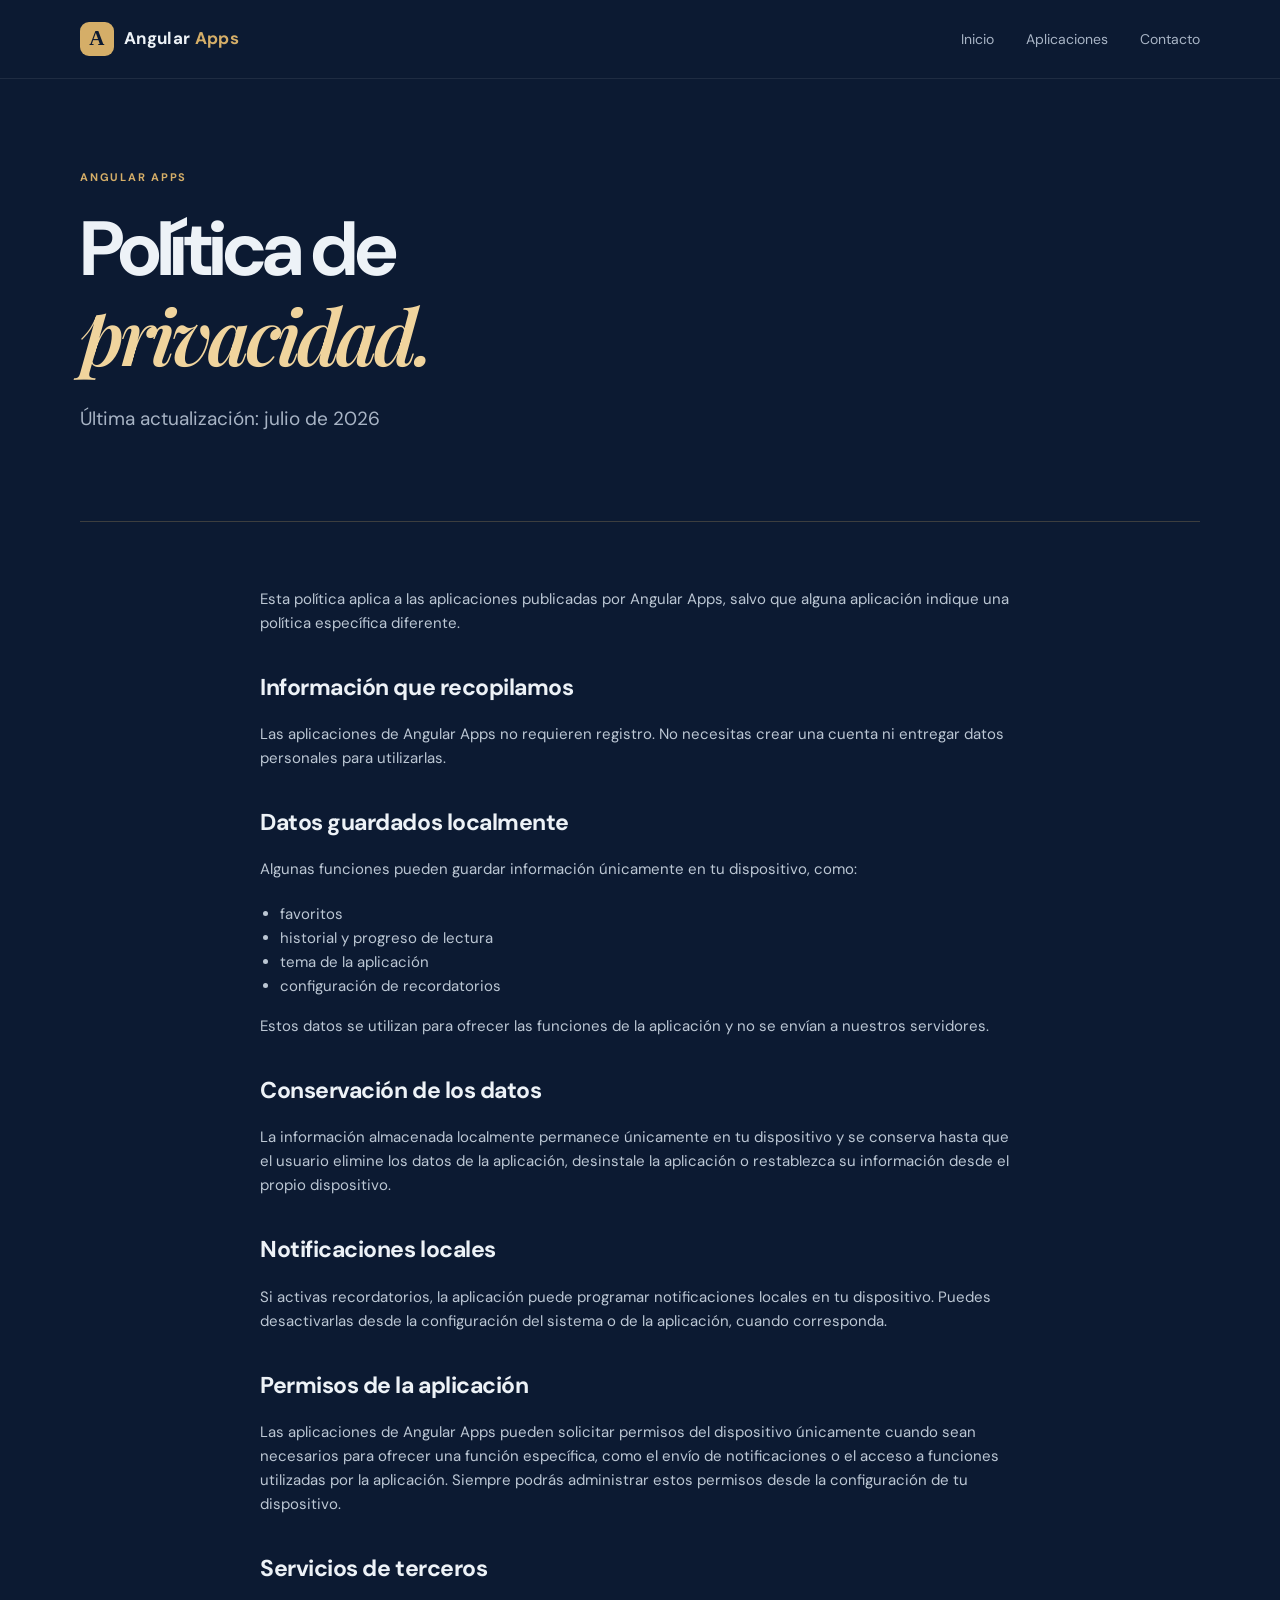
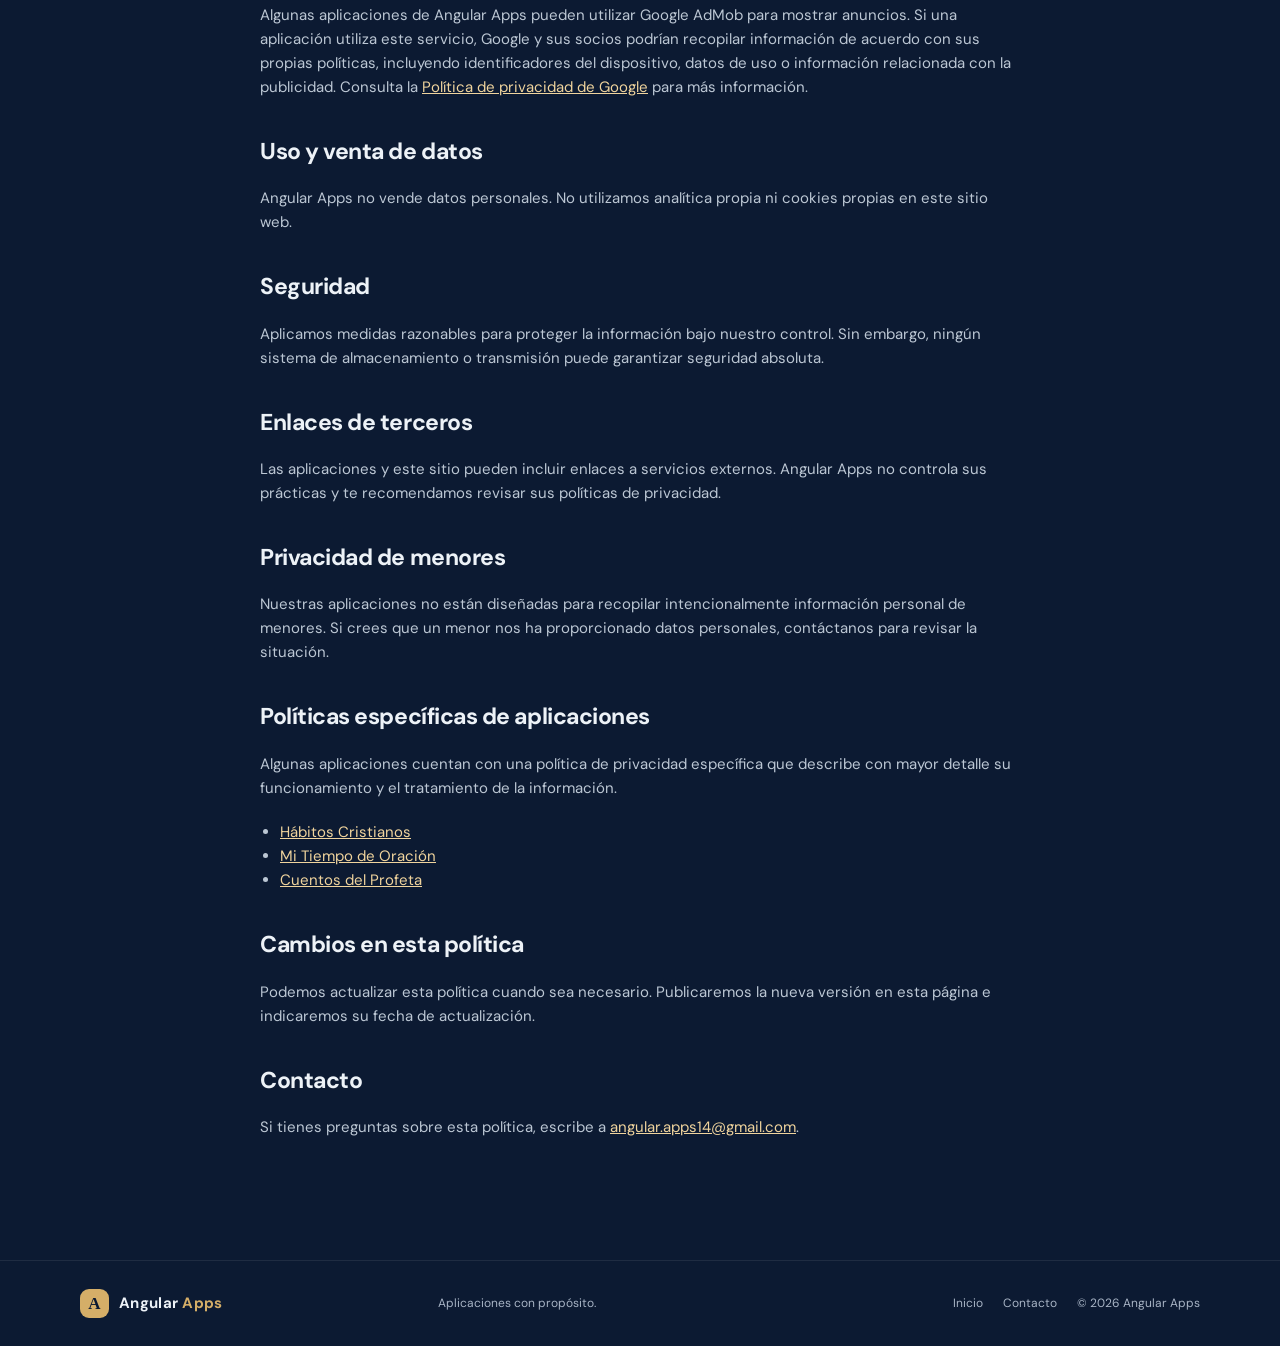
<file: privacidad.html>
<!doctype html>
<html lang="es">
<head>
  <meta charset="utf-8">
  <meta name="viewport" content="width=device-width, initial-scale=1">
  <meta name="description" content="Política de privacidad de Angular Apps.">
  <title>Política de privacidad | Angular Apps</title>
  <link rel="icon" href="assets/logo/favicon.svg" type="image/svg+xml">
  <link rel="stylesheet" href="styles.css">
</head>
<body>
  <header class="site-header"><div class="container nav-wrap"><a class="brand" href="index.html"><span class="brand-mark">A</span><span>Angular <em>Apps</em></span></a><button class="menu-toggle" type="button" aria-expanded="false" aria-controls="main-nav" aria-label="Abrir menú">☰</button><nav id="main-nav" class="main-nav" aria-label="Navegación principal"><a href="index.html">Inicio</a><a href="apps/defensa-del-evangelio.html">Aplicaciones</a><a href="contacto.html">Contacto</a></nav></div></header>
  <main>
    <section class="legal-hero container"><p class="eyebrow">Angular Apps</p><h1>Política de<br><span>privacidad.</span></h1><p class="hero-lead">Última actualización: julio de 2026</p></section>
    <article class="legal-content container">
      <p>Esta política aplica a las aplicaciones publicadas por Angular Apps, salvo que alguna aplicación indique una política específica diferente.</p>
      <h2>Información que recopilamos</h2>
      <p>Las aplicaciones de Angular Apps no requieren registro. No necesitas crear una cuenta ni entregar datos personales para utilizarlas.</p>
      <h2>Datos guardados localmente</h2>
      <p>Algunas funciones pueden guardar información únicamente en tu dispositivo, como:</p>
      <ul><li>favoritos</li><li>historial y progreso de lectura</li><li>tema de la aplicación</li><li>configuración de recordatorios</li></ul>
      <p>Estos datos se utilizan para ofrecer las funciones de la aplicación y no se envían a nuestros servidores.</p>
      <h2>Conservación de los datos</h2>
      <p>La información almacenada localmente permanece únicamente en tu dispositivo y se conserva hasta que el usuario elimine los datos de la aplicación, desinstale la aplicación o restablezca su información desde el propio dispositivo.</p>
      <h2>Notificaciones locales</h2>
      <p>Si activas recordatorios, la aplicación puede programar notificaciones locales en tu dispositivo. Puedes desactivarlas desde la configuración del sistema o de la aplicación, cuando corresponda.</p>
      <h2>Permisos de la aplicación</h2>
      <p>Las aplicaciones de Angular Apps pueden solicitar permisos del dispositivo únicamente cuando sean necesarios para ofrecer una función específica, como el envío de notificaciones o el acceso a funciones utilizadas por la aplicación. Siempre podrás administrar estos permisos desde la configuración de tu dispositivo.</p>
      <h2>Servicios de terceros</h2>
      <p>Algunas aplicaciones de Angular Apps pueden utilizar Google AdMob para mostrar anuncios. Si una aplicación utiliza este servicio, Google y sus socios podrían recopilar información de acuerdo con sus propias políticas, incluyendo identificadores del dispositivo, datos de uso o información relacionada con la publicidad. Consulta la <a href="https://policies.google.com/privacy" rel="noopener noreferrer">Política de privacidad de Google</a> para más información.</p>
      <h2>Uso y venta de datos</h2>
      <p>Angular Apps no vende datos personales. No utilizamos analítica propia ni cookies propias en este sitio web.</p>
      <h2>Seguridad</h2>
      <p>Aplicamos medidas razonables para proteger la información bajo nuestro control. Sin embargo, ningún sistema de almacenamiento o transmisión puede garantizar seguridad absoluta.</p>
      <h2>Enlaces de terceros</h2>
      <p>Las aplicaciones y este sitio pueden incluir enlaces a servicios externos. Angular Apps no controla sus prácticas y te recomendamos revisar sus políticas de privacidad.</p>
      <h2>Privacidad de menores</h2>
      <p>Nuestras aplicaciones no están diseñadas para recopilar intencionalmente información personal de menores. Si crees que un menor nos ha proporcionado datos personales, contáctanos para revisar la situación.</p>
      <h2>Políticas específicas de aplicaciones</h2>
      <p>Algunas aplicaciones cuentan con una política de privacidad específica que describe con mayor detalle su funcionamiento y el tratamiento de la información.</p>
      <ul><li><a href="privacidad-habitos-cristianos.html">Hábitos Cristianos</a></li><li><a href="privacidad-mi-tiempo-de-oracion.html">Mi Tiempo de Oración</a></li><li><a href="privacidad-cuentos-del-profeta.html">Cuentos del Profeta</a></li></ul>
      <h2>Cambios en esta política</h2>
      <p>Podemos actualizar esta política cuando sea necesario. Publicaremos la nueva versión en esta página e indicaremos su fecha de actualización.</p>
      <h2>Contacto</h2>
      <p>Si tienes preguntas sobre esta política, escribe a <a href="mailto:angular.apps14@gmail.com">angular.apps14@gmail.com</a>.</p>
    </article>
  </main>
  <footer class="site-footer"><div class="container footer-wrap"><a class="brand" href="index.html"><span class="brand-mark">A</span><span>Angular <em>Apps</em></span></a><p>Aplicaciones con propósito.</p><div><a href="index.html">Inicio</a><a href="contacto.html">Contacto</a><small>© 2026 Angular Apps</small></div></div></footer><script src="script.js"></script>
</body>
</html>
</file>
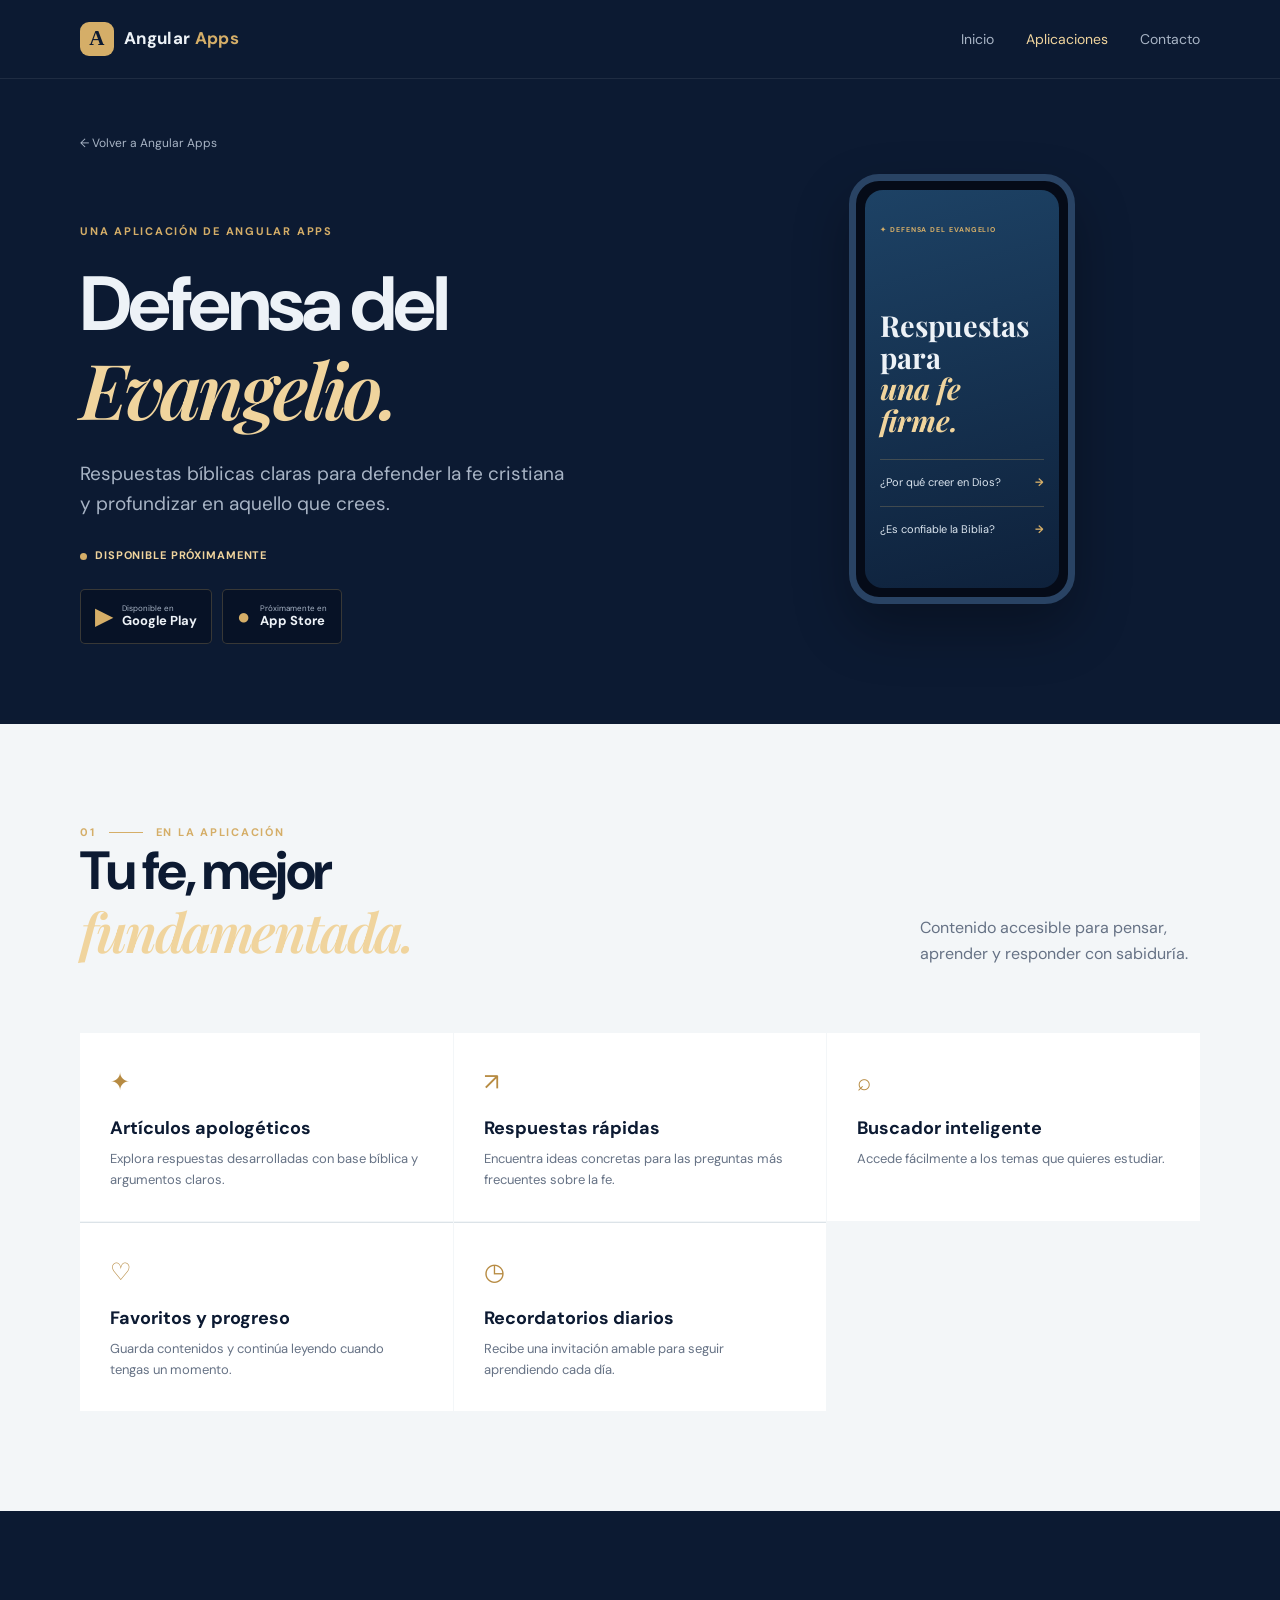
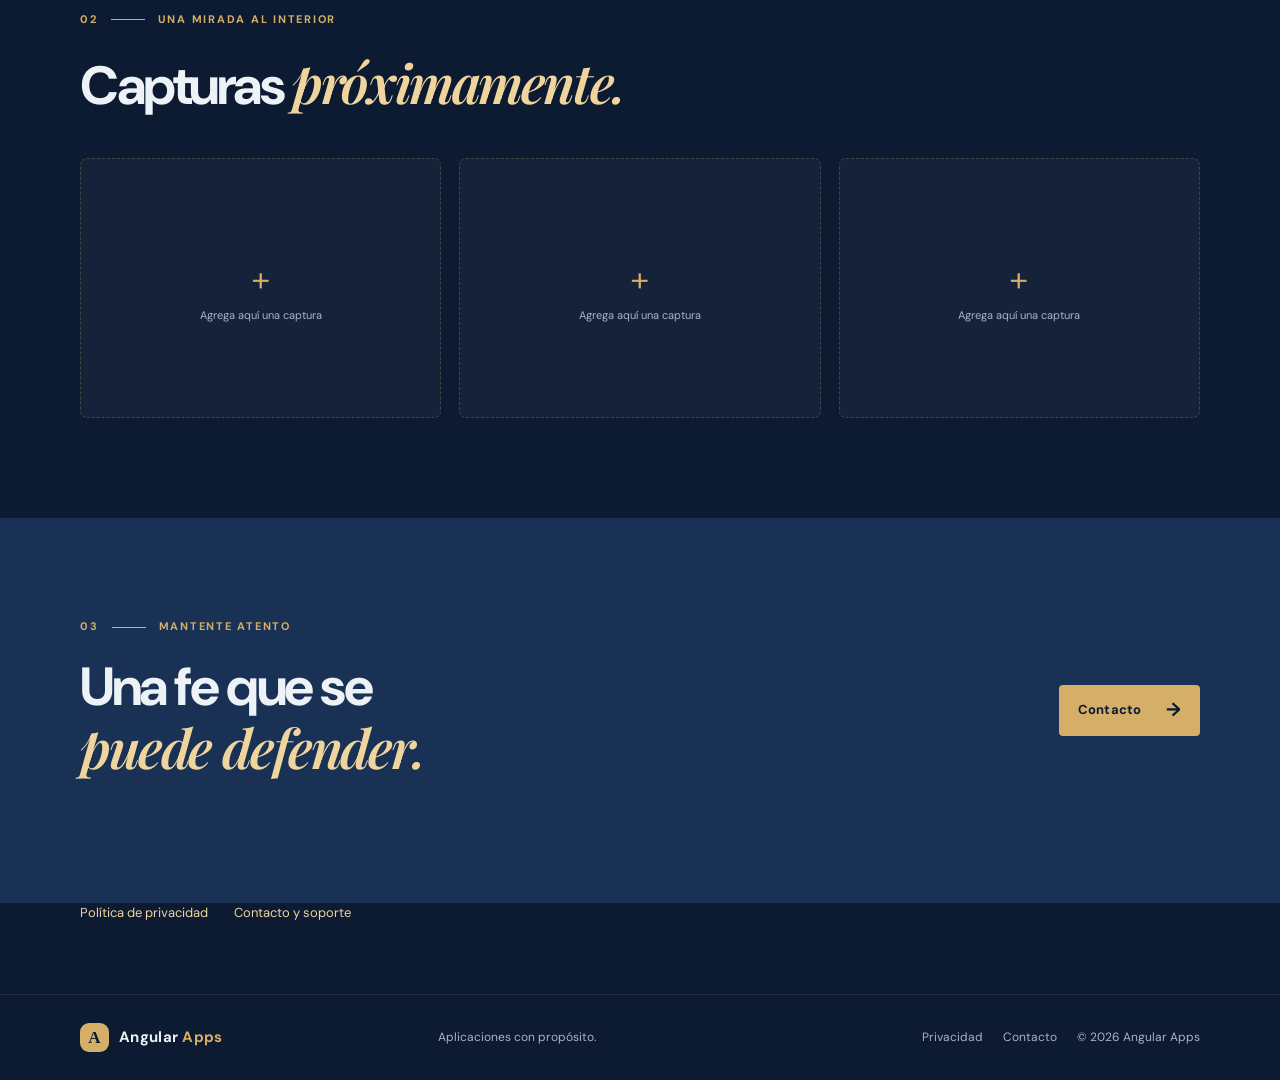
<file: apps/defensa-del-evangelio.html>
<!doctype html>
<html lang="es">
<head><meta charset="utf-8"><meta name="viewport" content="width=device-width, initial-scale=1"><meta name="description" content="Defensa del Evangelio: respuestas bíblicas claras para defender la fe cristiana."><title>Defensa del Evangelio | Angular Apps</title><link rel="icon" href="../assets/logo/favicon.svg" type="image/svg+xml"><link rel="stylesheet" href="../styles.css"></head>
<body><header class="site-header"><div class="container nav-wrap"><a class="brand" href="../index.html" aria-label="Angular Apps, inicio"><span class="brand-mark">A</span><span>Angular <em>Apps</em></span></a><button class="menu-toggle" type="button" aria-expanded="false" aria-controls="main-nav" aria-label="Abrir menú">☰</button><nav id="main-nav" class="main-nav" aria-label="Navegación principal"><a href="../index.html">Inicio</a><a class="active" href="defensa-del-evangelio.html">Aplicaciones</a><a href="../contacto.html">Contacto</a></nav></div></header>
<main><section class="app-hero container"><div><a class="back-link" href="../index.html">← Volver a Angular Apps</a><p class="eyebrow">Una aplicación de Angular Apps</p><h1>Defensa del<br><span>Evangelio.</span></h1><p class="hero-lead">Respuestas bíblicas claras para defender la fe cristiana y profundizar en aquello que crees.</p><p class="status"><span></span> Disponible próximamente</p><div class="store-buttons"><a class="store-button" href="#proximamente" aria-label="Google Play, próximamente"><b>▶</b><span><small>Disponible en</small>Google Play</span></a><a class="store-button" href="#proximamente" aria-label="App Store, próximamente"><b>●</b><span><small>Próximamente en</small>App Store</span></a></div></div><div class="app-hero-art"><div class="phone-shell"><div class="phone-screen"><span class="phone-brand">✦ DEFENSA DEL EVANGELIO</span><h3>Respuestas para<br><em>una fe firme.</em></h3><div class="phone-feature">¿Por qué creer en Dios?<b>→</b></div><div class="phone-feature">¿Es confiable la Biblia?<b>→</b></div></div></div></div></section>
<section class="section section-tint"><div class="container"><div class="section-heading"><div><div class="section-kicker">01 <span></span> En la aplicación</div><h2>Tu fe, mejor<br><span>fundamentada.</span></h2></div><p>Contenido accesible para pensar, aprender y responder con sabiduría.</p></div><div class="feature-grid"><article><span>✦</span><h3>Artículos apologéticos</h3><p>Explora respuestas desarrolladas con base bíblica y argumentos claros.</p></article><article><span>↗</span><h3>Respuestas rápidas</h3><p>Encuentra ideas concretas para las preguntas más frecuentes sobre la fe.</p></article><article><span>⌕</span><h3>Buscador inteligente</h3><p>Accede fácilmente a los temas que quieres estudiar.</p></article><article><span>♡</span><h3>Favoritos y progreso</h3><p>Guarda contenidos y continúa leyendo cuando tengas un momento.</p></article><article><span>◷</span><h3>Recordatorios diarios</h3><p>Recibe una invitación amable para seguir aprendiendo cada día.</p></article></div></div></section>
<section class="section container screenshots"><div class="section-kicker">02 <span></span> Una mirada al interior</div><h2>Capturas <span>próximamente.</span></h2><div class="screenshot-grid"><div class="screenshot-placeholder"><span>+</span><small>Agrega aquí una captura</small></div><div class="screenshot-placeholder"><span>+</span><small>Agrega aquí una captura</small></div><div class="screenshot-placeholder"><span>+</span><small>Agrega aquí una captura</small></div></div></section>
<section class="cta section" id="proximamente"><div class="container cta-inner"><div><div class="section-kicker">03 <span></span> Mantente atento</div><h2>Una fe que se<br><span>puede defender.</span></h2></div><a class="button button-primary" href="../contacto.html">Contacto <span>→</span></a></div></section><section class="container page-links"><a href="../privacidad.html">Política de privacidad</a><a href="../contacto.html">Contacto y soporte</a></section></main>
<footer class="site-footer"><div class="container footer-wrap"><a class="brand" href="../index.html"><span class="brand-mark">A</span><span>Angular <em>Apps</em></span></a><p>Aplicaciones con propósito.</p><div><a href="../privacidad.html">Privacidad</a><a href="../contacto.html">Contacto</a><small>© 2026 Angular Apps</small></div></div></footer><script src="../script.js"></script></body></html>
</file>
<file: styles.css>
@import url('https://fonts.googleapis.com/css2?family=DM+Sans:wght@400;500;600;700&family=Playfair+Display:ital,wght@0,600;0,700;1,600&display=swap');
:root{--navy:#0c1a32;--navy-2:#102342;--ink:#edf2f7;--muted:#a8b4c5;--gold:#d5ae68;--gold-soft:#f0d49d;--line:rgba(213,174,104,.24);--paper:#f3f6f8}*{box-sizing:border-box}html{scroll-behavior:smooth}body{margin:0;background:var(--navy);color:var(--ink);font-family:'DM Sans',sans-serif;line-height:1.6}a{color:inherit;text-decoration:none}p{color:var(--muted);margin:0 0 1.3rem}.container{width:min(1120px,calc(100% - 48px));margin:0 auto}.site-header{border-bottom:1px solid rgba(255,255,255,.08);position:relative;z-index:5}.nav-wrap{align-items:center;display:flex;justify-content:space-between;min-height:78px}.brand{align-items:center;display:inline-flex;font-size:17px;font-weight:700;gap:10px;letter-spacing:.02em}.brand em{color:var(--gold);font-style:normal}.brand-mark{align-items:center;background:var(--gold);border-radius:9px;color:var(--navy);display:inline-flex;font-family:Georgia,serif;font-size:21px;height:34px;justify-content:center;width:34px}.main-nav{display:flex;gap:32px}.main-nav a{color:var(--muted);font-size:14px}.main-nav a:hover,.main-nav a.active{color:var(--gold-soft)}.menu-toggle{background:none;border:0;color:var(--ink);display:none;font-size:24px}.hero{align-items:center;display:grid;gap:70px;grid-template-columns:1.05fr .95fr;min-height:570px;padding-bottom:68px;padding-top:76px}.eyebrow,.section-kicker{color:var(--gold);font-size:11px;font-weight:700;letter-spacing:.16em;text-transform:uppercase}.section-kicker{align-items:center;display:flex;gap:13px}.section-kicker span{background:var(--gold);height:1px;width:34px}h1,h2,h3{line-height:1.1;margin:0 0 22px}h1{font-size:clamp(48px,6vw,82px);letter-spacing:-.05em}h2{font-size:clamp(34px,4.2vw,57px);letter-spacing:-.045em}h3{font-size:23px}h1 span,h2 span{color:var(--gold-soft);font-family:'Playfair Display',serif;font-style:italic;font-weight:600}.hero-lead{font-size:19px;max-width:490px}.hero-actions{align-items:center;display:flex;gap:26px;margin-top:32px}.button{border:1px solid transparent;border-radius:4px;display:inline-flex;font-size:13px;font-weight:700;gap:24px;justify-content:space-between;letter-spacing:.02em;padding:14px 18px;transition:.2s ease}.button span,.text-link span{font-size:19px;line-height:1}.button-primary{background:var(--gold);color:var(--navy)}.button-primary:hover{background:var(--gold-soft);transform:translateY(-2px)}.button-outline{border-color:var(--line);color:var(--gold-soft);margin-top:19px}.button-outline:hover{background:rgba(213,174,104,.1)}.text-link{color:var(--gold-soft);font-size:13px;font-weight:700}.hero-art{height:360px;position:relative}.glow{background:rgba(213,174,104,.18);border-radius:50%;filter:blur(55px);height:280px;position:absolute;right:25px;top:24px;width:280px}.hero-card{border:1px solid var(--line);border-radius:8px;height:278px;position:absolute;transform:rotate(-8deg);width:205px}.card-back{background:rgba(213,174,104,.08);right:145px;top:38px}.card-front{background:linear-gradient(150deg,#1a3155,#0c1a32);box-shadow:20px 28px 50px rgba(0,0,0,.28);display:flex;flex-direction:column;gap:13px;justify-content:flex-end;padding:25px;right:65px;top:64px;transform:rotate(8deg)}.mini-label,.phone-brand{color:var(--gold);font-size:9px;font-weight:700;letter-spacing:.13em}.cross{color:var(--gold);font-size:31px;position:absolute;right:24px;top:20px}.card-front strong{font-family:'Playfair Display',serif;font-size:27px;line-height:1.1}.card-line{background:var(--gold);height:1px;width:35px}.card-front small{color:var(--muted);font-size:10px}.section{padding-bottom:100px;padding-top:100px}.intro{border-top:1px solid var(--line)}.intro-grid,.section-heading,.privacy-row,.coming-card,.cta-inner{display:flex;justify-content:space-between}.intro-grid{gap:60px;margin-top:36px}.intro-grid p{max-width:460px}.section-tint{background:var(--paper);color:var(--navy)}.section-tint p{color:#667285}.section-heading{align-items:end;margin-bottom:46px}.section-heading>p{max-width:280px}.app-card{background:var(--navy);border:1px solid rgba(213,174,104,.26);border-radius:8px;display:grid;gap:32px;grid-template-columns:54px 1fr 240px;padding:42px}.app-icon{align-items:center;background:var(--gold);border-radius:12px;color:var(--navy);display:flex;font-size:28px;height:54px;justify-content:center;width:54px}.app-content{max-width:520px}.status{align-items:center;color:var(--gold-soft);display:flex;font-size:11px;font-weight:700;gap:8px;letter-spacing:.08em;text-transform:uppercase}.status span{background:var(--gold);border-radius:50%;height:7px;width:7px}.tag-list{display:flex;flex-wrap:wrap;gap:7px}.tag-list span{border:1px solid var(--line);border-radius:100px;color:var(--muted);font-size:11px;padding:3px 9px}.app-preview{align-self:center;background:#183155;border:1px solid var(--line);border-radius:5px;height:225px;overflow:hidden;padding:17px}.preview-top{color:var(--gold);font-size:8px;font-weight:700;letter-spacing:.11em}.preview-top b{float:right}.preview-star{color:var(--gold);font-size:23px;margin-top:26px}.preview-title{font-family:'Playfair Display',serif;font-size:25px;line-height:1.1;margin-top:7px}.preview-row{display:flex;gap:8px;margin-top:29px}.preview-row i{background:rgba(240,212,157,.65);display:block;height:30px;width:30px}.coming-card{align-items:end;border-bottom:1px solid var(--line);border-top:1px solid var(--line);margin-top:36px;padding:48px 0}.coming-card p{max-width:420px}.coming-symbol{color:var(--gold);font-size:48px;font-weight:300}.cta{background:#183155}.cta-inner{align-items:center}.cta .section-kicker{margin-bottom:22px}.privacy-row{align-items:center;border-top:1px solid var(--line);margin-top:34px;padding-top:28px}.privacy-row p{margin:0}.site-footer{border-top:1px solid rgba(255,255,255,.08);padding:28px 0}.footer-wrap{align-items:center;display:grid;gap:22px;grid-template-columns:1fr 1fr 1.2fr}.footer-wrap p{font-size:12px;margin:0}.footer-wrap>div{align-items:center;display:flex;gap:20px;justify-content:end}.footer-wrap a,.footer-wrap small{color:var(--muted);font-size:12px}.footer-wrap .brand{color:var(--ink);font-size:15px}.footer-wrap .brand-mark{font-size:17px;height:29px;width:29px}.app-hero{align-items:center;display:grid;gap:50px;grid-template-columns:1fr .8fr;min-height:570px;padding-bottom:80px;padding-top:55px}.back-link{color:var(--muted);display:block;font-size:12px;margin-bottom:70px}.back-link:hover{color:var(--gold)}.app-hero .status{margin-top:28px}.store-buttons{display:flex;gap:10px;margin-top:24px}.store-button{align-items:center;background:#071226;border:1px solid var(--line);border-radius:5px;display:flex;gap:10px;padding:9px 14px}.store-button b{color:var(--gold);font-size:22px}.store-button span{display:flex;flex-direction:column;font-size:13px;font-weight:700;line-height:1.2}.store-button small{color:var(--muted);font-size:8px;font-weight:400}.app-hero-art{align-items:center;display:flex;justify-content:center}.phone-shell{background:#050b18;border:7px solid #294364;border-radius:30px;box-shadow:0 25px 55px rgba(0,0,0,.3);height:430px;padding:9px;width:226px}.phone-screen{background:linear-gradient(165deg,#1d4265,#0e213b);border-radius:18px;height:100%;padding:24px 15px}.phone-brand{font-size:7px}.phone-screen h3{font-family:'Playfair Display',serif;font-size:29px;margin-top:70px}.phone-screen em{color:var(--gold-soft);font-style:italic}.phone-feature{border-top:1px solid var(--line);color:#dbe5ef;font-size:11px;padding:14px 0}.phone-feature b{color:var(--gold);float:right}.feature-grid{display:grid;gap:1px;grid-template-columns:repeat(3,1fr)}.feature-grid article{background:#fff;padding:30px}.feature-grid article:nth-child(n+4){border-top:1px solid #dce3e8}.feature-grid article span{color:#b78b42;font-size:24px}.feature-grid h3{font-size:18px;margin:18px 0 10px}.feature-grid p{font-size:13px;margin:0}.screenshots h2{margin-top:24px}.screenshot-grid{display:grid;gap:18px;grid-template-columns:repeat(3,1fr);margin-top:42px}.screenshot-placeholder{align-items:center;background:rgba(255,255,255,.04);border:1px dashed var(--line);border-radius:7px;display:flex;flex-direction:column;height:260px;justify-content:center}.screenshot-placeholder span{color:var(--gold);font-size:35px;font-weight:300}.screenshot-placeholder small{color:var(--muted);font-size:11px}.page-links{display:flex;gap:26px;padding-bottom:70px}.page-links a{color:var(--gold-soft);font-size:13px}.legal-hero{border-bottom:1px solid var(--line);padding:90px 0 65px}.legal-hero h1{margin-top:20px}.legal-content{max-width:760px;padding-bottom:100px;padding-top:65px}.legal-content h2{font-size:23px;letter-spacing:-.02em;margin-top:40px}.legal-content p,.legal-content li{color:#bcc7d4;font-size:15px}.legal-content a{color:var(--gold-soft);text-decoration:underline}.legal-content ul{padding-left:20px}.contact-hero{align-items:center;display:grid;gap:70px;grid-template-columns:1.1fr .9fr;min-height:590px}.contact-card{background:#132b4d;border:1px solid var(--line);border-radius:8px;padding:45px}.contact-icon{color:var(--gold);font-size:36px}.contact-card p{font-size:14px;margin:30px 0 7px}.contact-card>a{color:var(--gold-soft);font-family:'Playfair Display',serif;font-size:22px;overflow-wrap:anywhere}.contact-card small{color:var(--muted);display:block;font-size:12px;margin-top:25px}.contact-hero .hero-lead{max-width:520px}
@media(max-width:760px){.container{width:min(100% - 32px,540px)}.site-header{min-height:68px}.nav-wrap{min-height:68px}.menu-toggle{display:block}.main-nav{background:var(--navy);border-bottom:1px solid var(--line);display:none;flex-direction:column;gap:0;left:0;padding:8px 16px;position:absolute;right:0;top:68px}.main-nav.is-open{display:flex}.main-nav a{padding:12px 0}.hero,.app-hero,.contact-hero{display:block;min-height:0;padding-bottom:70px;padding-top:65px}.hero-art{height:300px;margin-top:40px}.hero-card{height:230px;width:170px}.card-front{right:50px;top:50px}.card-back{right:130px;top:25px}.intro-grid,.section-heading,.privacy-row,.coming-card,.cta-inner{align-items:flex-start;display:block}.intro-grid{margin-top:25px}.intro-grid h2{margin-bottom:25px}.section{padding-bottom:70px;padding-top:70px}.section-heading>p{margin-top:20px}.app-card{display:block;padding:25px}.app-content{margin-top:25px}.app-preview{margin-top:35px}.cta-inner .button{margin-top:30px}.footer-wrap{display:block}.footer-wrap p{margin:18px 0}.footer-wrap>div{justify-content:flex-start;flex-wrap:wrap}.app-hero .back-link{margin-bottom:55px}.app-hero-art{margin-top:50px}.feature-grid{grid-template-columns:1fr}.feature-grid article:nth-child(n+2){border-top:1px solid #dce3e8}.screenshot-grid{grid-template-columns:1fr}.screenshot-placeholder{height:180px}.legal-hero{padding:65px 0 45px}.legal-content{padding-bottom:70px;padding-top:40px}.contact-card{margin-top:48px;padding:32px}.store-buttons{flex-wrap:wrap}.store-button{flex:1;min-width:145px}}
</file>
